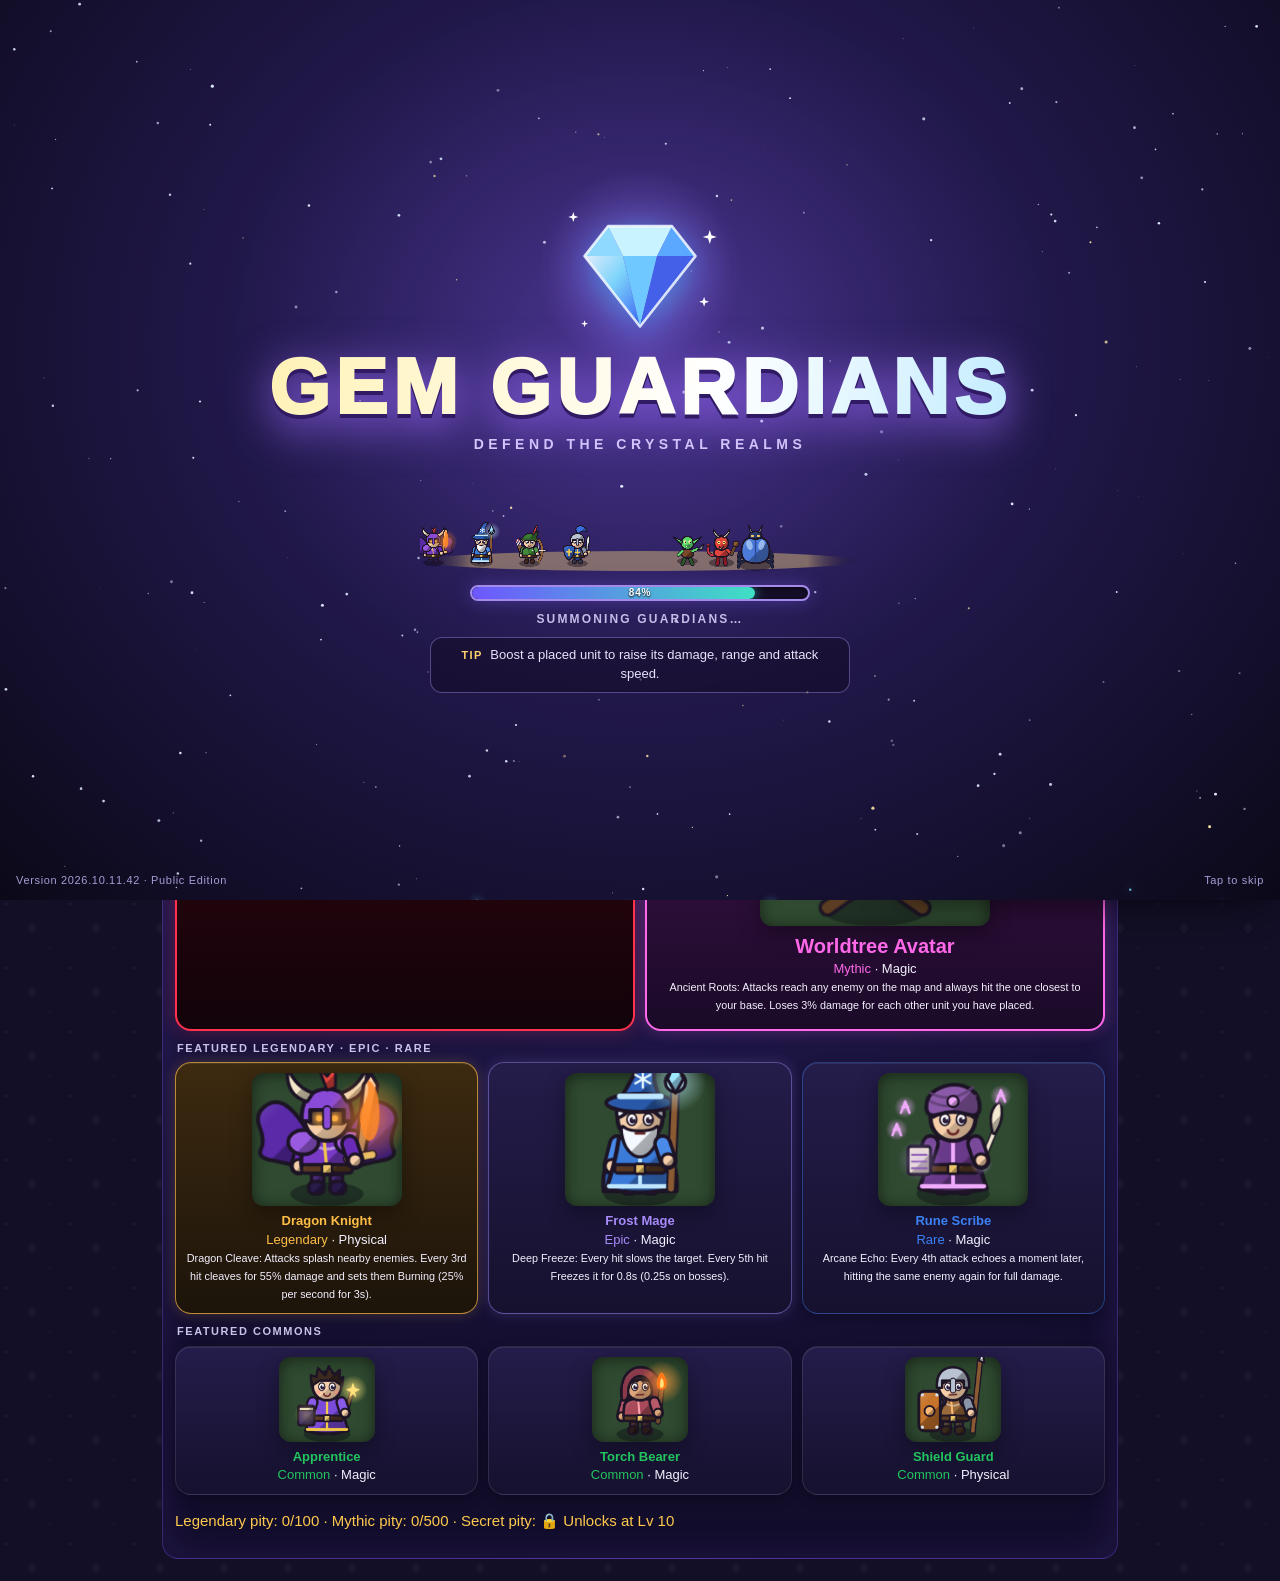
<file: index.html>
<!DOCTYPE html>
<html lang="en">
<head>
<meta charset="utf-8">
<meta name="viewport" content="width=device-width,initial-scale=1">
<meta name="theme-color" content="#211c3f">
<meta name="apple-mobile-web-app-capable" content="yes">
<meta name="apple-mobile-web-app-status-bar-style" content="black-translucent">
<link rel="manifest" href="./manifest.webmanifest">
<link rel="icon" type="image/png" sizes="192x192" href="./icon-192.png">
<link rel="apple-touch-icon" href="./icon-192.png">
<title>Gem Guardians — Public Version</title>
<style>
:root{--bg:#15122a;--panel:#211c3f;--card:#2c2655;--ink:#f3f0ff;--mut:#a39cc9;--acc:#7b5cff;--gem:#3ee0c4;--gold:#ffc94d}
*{box-sizing:border-box}
body{margin:0;background:var(--bg);color:var(--ink);font:15px/1.4 "Trebuchet MS",Verdana,sans-serif}
header{display:flex;gap:8px;align-items:center;flex-wrap:wrap;padding:10px 14px;background:var(--panel)}
h1{font-size:clamp(23px,3vw,28px);margin:0 auto 0 0;letter-spacing:.4px;font-family:"Trebuchet MS","Arial Rounded MT Bold",Verdana,sans-serif;font-weight:900;background:linear-gradient(90deg,#39ff14 0%,#00e5ff 55%,#1685ff 100%);-webkit-background-clip:text;background-clip:text;-webkit-text-fill-color:transparent;color:#39ff14;line-height:1.2}
.gems{color:var(--gem);font-weight:bold;font-size:17px}
#st{color:var(--mut);font-size:12px}
button{background:var(--acc);color:#fff;border:0;border-radius:8px;padding:8px 12px;cursor:pointer;font:inherit}
button:hover{filter:brightness(1.12)}button:focus-visible{outline:2px solid var(--gold);outline-offset:2px}
button.alt{background:#40396e}button:disabled{opacity:.4;cursor:default}
main{max-width:980px;margin:0 auto;padding:12px}
.tabs{display:flex;gap:8px;margin-bottom:10px}
.tabs button.on{background:var(--gold);color:#241a00}
.panel{background:var(--panel);border-radius:12px;padding:12px;margin-bottom:10px}
.row{display:flex;gap:8px;flex-wrap:wrap;align-items:center}
.grid{display:grid;grid-template-columns:repeat(auto-fill,minmax(140px,1fr));gap:8px}
.card{background:var(--card);border-radius:10px;padding:8px;text-align:center;border:2px solid transparent;font-size:13px}
.card.sel{border-color:var(--gold)}.card.off{opacity:.35}
.dot{display:inline-block;width:26px;height:26px;border-radius:50%;margin-bottom:4px}
.ico{display:block;margin:0 auto 4px}
#modes button.on{background:var(--gold);color:#241a00}
#bar,#coll{max-height:280px;overflow:auto}
.Secret{color:#ff314d;text-shadow:0 0 9px #ed173a,0 0 15px #660a19}.Common{color:#22c55e}.Uncommon{color:#4ade80}.Rare{color:#3b82f6}.Legendary{color:#ffbf47}.Mythic{color:#ff68e9}.Epic{color:#a78bfa}.Exclusive{background:linear-gradient(90deg,#ff4141,#ffae00,#f7f542,#36d97a,#38a9ff,#a45cff,#ff5cba);-webkit-background-clip:text;background-clip:text;color:transparent!important;-webkit-text-fill-color:transparent;font-weight:900;filter:drop-shadow(0 0 3px #a88cff)}
canvas{width:100%;background:#2f4a30;border-radius:10px;display:block;cursor:crosshair;box-shadow:inset 0 2px 16px #0008,0 8px 22px #0005}
#toast{position:fixed;bottom:18px;left:50%;transform:translateX(-50%);background:#000d;padding:9px 16px;border-radius:8px;opacity:0;transition:opacity .25s;pointer-events:none}
#toast.on{opacity:1}
.hide{display:none}
#msg{font-size:18px;color:var(--gold);margin:8px 0}
.qol-box{width:min(740px,100%);max-height:88vh;overflow-y:auto;overscroll-behavior:contain}
.qol-section{border-top:1px solid #ffffff25;padding:12px 0}
.qol-section h3{margin:2px 0 9px;color:#f2d27a}
.qol-section ul{margin:0;padding-left:23px;line-height:1.55}
.qol-section li{margin:6px 0}
.settings-panel{position:fixed;inset:0;background:#080616c9;z-index:20;display:grid;place-items:center;padding:16px}
.settings-panel.hide{display:none}
.settings-box{background:var(--panel);border:1px solid #6559a0;border-radius:18px;padding:22px;width:min(420px,100%);box-shadow:0 16px 60px #0009}
.settings-box h2{margin:0 0 14px}.setting{display:flex;justify-content:space-between;align-items:center;gap:16px;padding:12px 0;border-bottom:1px solid #ffffff20}.setting input{width:21px;height:21px;accent-color:#39ff14;cursor:pointer}.setting small{display:block;color:var(--mut)}
.profile-button{display:flex;align-items:center;gap:7px;background:#353064;border:1px solid #7166a9;padding:5px 9px}.profile-button canvas{width:38px;height:38px;background:#28234d;border-radius:50%;cursor:pointer}.profile-modal{position:fixed;inset:0;background:#090719db;z-index:35;display:grid;place-items:center;padding:16px}.profile-modal.hide{display:none}.profile-card{background:var(--panel);border:1px solid #7166a9;border-radius:16px;padding:20px;width:min(490px,100%);max-height:90vh;overflow:auto}.profile-bar{height:12px;border-radius:20px;background:#41385f;overflow:hidden}.profile-fill{height:100%;background:linear-gradient(90deg,#39ff14,#00baff)}.avatar-option{padding:5px;border:2px solid transparent;border-radius:12px;background:#322a57;cursor:pointer}.avatar-option.selected{border-color:#39ff14}.avatar-option canvas{width:66px;height:60px;background:#28234d;border-radius:9px}.reward-row{display:flex;justify-content:space-between;align-items:center;gap:8px;margin:8px 0;padding:8px;background:#30294e;border-radius:8px}.profile-card input{padding:8px;background:#16132e;color:white;border:1px solid #7465a3;border-radius:7px;max-width:100%}
.unit-picker{display:grid;grid-template-columns:repeat(auto-fill,minmax(105px,1fr));gap:8px;max-height:275px;overflow:auto;margin:10px 0}.unit-choice{background:var(--card);border:2px solid transparent;border-radius:10px;padding:7px 4px;color:var(--ink);text-align:center;cursor:pointer;min-width:0}.unit-fav{position:absolute;right:3px;top:3px;z-index:2;background:#241b38d9;border:1px solid #a88cb9;border-radius:50%;color:#ff779e;padding:3px 7px;font-size:19px;cursor:pointer;line-height:1.1}.unit-fav.active{color:#ff336f;background:#4c1937}.unit-choice{position:relative;cursor:pointer}.unit-card{position:relative}.unit-sort{max-width:100%;margin:6px 0 10px}.unit-choice.selected{border-color:var(--gold);background:#41386f}.unit-choice canvas{display:block;margin:auto;width:72px;height:64px}.unit-choice small{display:block;color:var(--mut)}.unit-choice b{display:block;overflow-wrap:anywhere}.unit-locked{border-color:#eab308!important}.unit-actions{display:flex;flex-wrap:wrap;gap:5px;justify-content:center;margin-top:6px}.unit-actions button{font-size:12px;padding:6px 8px}.unit-nickname{color:var(--gem);font-weight:bold}
 .battle-canvas-wrap{position:relative;width:100%;isolation:isolate;filter:drop-shadow(0 10px 12px #0007)}
.unit-quick{position:absolute;z-index:5;min-width:190px;max-width:235px;padding:9px;background:#19142ff5;border:1px solid #ffc94d;border-radius:12px;box-shadow:0 6px 22px #000b;color:#fff;font-size:12px;transform:translateY(-50%);pointer-events:auto}
.unit-quick.hide{display:none}
.unit-quick strong{display:block;color:#ffc94d;overflow-wrap:anywhere}
.unit-quick .quick-meta{color:#d5cdef;margin:3px 0 7px}.quick-stats{display:grid;grid-template-columns:1fr 1fr;gap:5px;margin:7px 0}.quick-stat{background:#302748;border:1px solid #55456d;border-radius:6px;padding:5px}.quick-stat small{display:block;color:#bfb2d9;font-size:10px}.quick-stat b{color:#fff;font-size:12px}.quick-max{color:#70f3aa;font-weight:bold;margin:5px 0}.quick-next{color:#f6d27b;font-size:11px;margin:5px 0}
.unit-quick button{display:block;width:100%;font-size:12px;padding:7px 5px;margin-top:5px}
.unit-quick button.alt{background:#45395c}
@media(max-width:520px){.unit-quick{min-width:175px;max-width:195px;padding:6px;font-size:11px}.unit-quick button{font-size:11px;padding:5px 4px}}

/* Dimensional UI: tactile bevels, soft specular highlights and layered surfaces. */
.panel{border:1px solid #ffffff14;box-shadow:inset 0 1px 0 #ffffff13,0 12px 25px #0003;background:linear-gradient(155deg,#302951,#211c3f 72%)}
.card{box-shadow:inset 0 2px 0 #ffffff14,0 5px 0 #17122d,0 9px 13px #0004;background:linear-gradient(155deg,#403669,#292349)}
button{box-shadow:inset 0 2px 0 #ffffff2b,0 3px 0 #34246e,0 5px 10px #0004;transition:filter .15s,transform .15s}
button:active{transform:translateY(2px);box-shadow:inset 0 1px 0 #ffffff1c,0 1px 0 #34246e}
.battle-canvas-wrap{perspective:1000px;box-shadow:0 22px 40px #0008;border:2px solid #8074b35e;border-radius:12px;overflow:hidden}
/* Full-screen AFK experience, intentionally black and minimal. */
.afk-overlay{position:fixed;inset:0;background:#000;color:#fff;z-index:100;display:flex;align-items:center;justify-content:center;text-align:center;padding:24px}
.afk-overlay.hide{display:none}.afk-center{max-width:540px;width:100%}.afk-center h2{letter-spacing:5px;font-size:clamp(24px,6vw,40px);margin:8px 0}.afk-center p{color:#a8a8a8}.afk-moon{font-size:56px;color:#e3cc7e}.afk-timer{font-size:clamp(48px,12vw,76px);font-variant-numeric:tabular-nums;font-weight:900;margin:16px 0;color:#e3cc7e}.afk-reward{color:#aaa;margin:16px 0}.afk-reward span{margin:0 8px}.afk-exit{background:#373737;border:1px solid #999;margin-top:22px}.afk-center #afkLatest{min-height:26px;color:#70e8b3;font-weight:bold}
/* Each map keeps a separate best star rating for every finite difficulty. */
.stage-choice{display:inline-flex;flex-direction:column;gap:4px;align-items:flex-start;text-align:left;vertical-align:top;min-width:205px}
.stage-choice small{opacity:.8}
.mode-star-grid{display:grid;grid-template-columns:1fr 1fr;gap:4px 9px;width:100%;margin-top:4px}
.mode-stars{font-size:11px;white-space:nowrap;opacity:.75}
.mode-stars.active{color:#facc15;font-weight:800;opacity:1}

/* Three-across unit browsing: collection, trait selection, feeding, and unit index. */
#coll,#bagGrid,#indexGrid,#traitUnitPicker,#feedPicker{display:grid;grid-template-columns:repeat(3,minmax(0,1fr));gap:9px;align-content:start;overflow-y:auto;overscroll-behavior:contain}
#coll,#bagGrid{max-height:870px}
#indexGrid{max-height:780px}
#traitUnitPicker,#feedPicker{width:100%;flex:1 1 100%;max-height:258px;grid-auto-rows:78px}
#traitUnitPicker .unit-choice,#feedPicker .unit-choice{padding:4px 2px;display:flex;flex-direction:column;align-items:center;justify-content:center;gap:1px}
#traitUnitPicker .unit-choice canvas,#feedPicker .unit-choice canvas{width:45px;height:40px;margin:0}
#traitUnitPicker .unit-choice b,#feedPicker .unit-choice b{font-size:11px;line-height:1.1}
#traitUnitPicker .unit-choice small,#feedPicker .unit-choice small{font-size:10px;line-height:1}
#coll .card,#bagGrid .card,#indexGrid .card{min-width:0;overflow-wrap:anywhere}
@media(max-width:520px){#coll,#bagGrid,#indexGrid,#traitUnitPicker,#feedPicker{gap:5px}#coll .card,#bagGrid .card,#indexGrid .card{padding:5px 3px;font-size:11px}#coll .card button,#bagGrid .card button{font-size:10px;padding:5px 4px}}

/* In-battle six-slot vertical dock, overlaid on the left of the map. */
#battleUnitDock{position:absolute;left:8px;top:8px;bottom:8px;z-index:4;width:clamp(84px,13%,122px);pointer-events:none;display:flex;align-items:center}
#battleUnitDock #bar{pointer-events:auto;display:flex;flex-direction:column;gap:5px;width:100%;max-height:100%;overflow-y:auto;scrollbar-width:thin;padding:3px}
#battleUnitDock .card{flex:none;padding:4px 2px;font-size:10px;line-height:1.15;background:#201735e8;border:1px solid #8b78ad;box-shadow:0 2px 7px #000a;cursor:pointer}
#battleUnitDock .card.sel{border-color:#facc15;background:#453567ee}
#battleUnitDock .card .ico{width:42px;height:37px;margin:0 auto}
#battleUnitDock .card b{display:block;font-size:10px;overflow-wrap:anywhere}
#battleUnitDock .card .placement-count{display:block;font-size:9px;color:#fff4b4}
#battleUnitDock .card .slot-extra{display:none}
#arena.map-fullscreen{position:fixed;inset:0;z-index:200;background:#100c20;display:flex;flex-direction:column;padding:6px;overflow:hidden}
#arena.map-fullscreen>.panel.row:first-child{flex:0 0 auto;margin-bottom:5px;padding:5px;gap:5px;font-size:12px}
#arena.map-fullscreen>.panel.row:first-child button{font-size:11px;padding:6px}
#arena.map-fullscreen .battle-canvas-wrap{flex:1;min-height:0;width:100%;display:flex;align-items:center;justify-content:center}
#arena.map-fullscreen #cv{width:100%;height:100%;object-fit:fill}
#arena.map-fullscreen #selp,#arena.map-fullscreen #msg{display:none}
@media(max-width:700px){#battleUnitDock{width:76px;left:4px;top:4px;bottom:4px}#battleUnitDock .card{font-size:9px;padding:2px}#battleUnitDock .card .ico{width:34px;height:30px}#battleUnitDock .card b{font-size:9px}}

/* Mobile settings accessibility: scroll the dialog rather than clipping its bottom controls. */
#settingsModal{overflow-y:auto;overscroll-behavior:contain;align-items:safe center;-webkit-overflow-scrolling:touch;padding:12px}
#settingsModal .settings-box{max-height:calc(100dvh - 24px);max-height:calc(100vh - 24px);overflow-y:auto;overscroll-behavior:contain;-webkit-overflow-scrolling:touch;min-height:0;touch-action:pan-y}
@supports (height:100dvh){#settingsModal .settings-box{max-height:calc(100dvh - 24px)}}
@media(max-width:600px){#settingsModal{place-items:start center}#settingsModal .settings-box{width:100%;padding:16px}}


/* Center-screen outcome header for completed battles, including raids and Infinite runs. */
#battleOutcome{position:absolute;inset:0;z-index:6;display:flex;align-items:center;justify-content:center;pointer-events:none;padding:12px}
#battleOutcome.hide{display:none}
#battleOutcome .outcome-title{font-size:clamp(42px,9vw,100px);font-weight:1000;letter-spacing:.08em;line-height:1.1;text-align:center;text-transform:uppercase;animation:outcomeReveal .45s ease-out both;max-width:100%;overflow-wrap:anywhere}
#battleOutcome.victory .outcome-title{color:#ffe04b;-webkit-text-stroke:1px #b07805;text-shadow:0 3px 0 #9d6a00,0 0 20px #ffc400,0 0 45px #eaa500,3px 6px 9px #000b}
#battleOutcome.defeat .outcome-title{color:#ed182c;-webkit-text-stroke:2px #080309;text-shadow:0 3px 0 #000,0 0 15px #9d0015,0 0 36px #f01830,4px 7px 10px #000}
@keyframes outcomeReveal{from{opacity:0;transform:scale(.72)}to{opacity:1;transform:scale(1)}}
@media(max-width:600px){#battleOutcome .outcome-title{font-size:clamp(34px,11vw,66px);letter-spacing:.035em}}


/* Collapsible battle loadout: a small edge tab remains visible when slots are hidden. */
#battleDockToggle{position:absolute;z-index:7;top:12px;left:calc(clamp(84px,13%,122px) + 10px);padding:8px 7px;background:#24183fee;color:#fff0a3;border:1px solid #a997e5;border-radius:7px;min-width:28px;touch-action:manipulation;box-shadow:0 3px 10px #000a}
.battle-canvas-wrap.dock-collapsed #battleUnitDock{display:none}
.battle-canvas-wrap.dock-collapsed #battleDockToggle{left:5px}
@media(max-width:700px){#battleDockToggle{left:82px;top:5px;padding:6px 5px}.battle-canvas-wrap.dock-collapsed #battleDockToggle{left:4px}}

/* AFK mobile accessibility: persistent wake-lock status, independently scrollable rewards. */
.afk-overlay{box-sizing:border-box;display:flex;flex-direction:column;align-items:stretch;justify-content:flex-start;gap:0;padding:0;overflow:hidden;height:100vh;height:100dvh;max-height:100dvh}
.afk-overlay.hide{display:none}
.afk-wake-banner{box-sizing:border-box;flex:0 0 auto;width:100%;background:#101820;border-bottom:1px solid #4c6074;padding:10px max(12px,env(safe-area-inset-right)) 10px max(12px,env(safe-area-inset-left));display:flex;align-items:center;justify-content:center;gap:10px;flex-wrap:wrap;z-index:2}
.afk-wake-state{color:#ffdd82;font-size:13px;font-weight:800;line-height:1.35;max-width:520px;overflow-wrap:anywhere}
.afk-wake-state[data-state="active"]{color:#7df5a5}
.afk-wake-state[data-state="unavailable"],.afk-wake-state[data-state="error"]{color:#ff9b9b}
.afk-wake-retry{background:#26374d;border:1px solid #7288a7;color:#fff;padding:9px 12px;font-size:12px;white-space:normal}
.afk-overlay .afk-center{box-sizing:border-box;flex:1 1 auto;min-height:0;max-width:none;width:100%;overflow-y:auto;overflow-x:hidden;overscroll-behavior:contain;-webkit-overflow-scrolling:touch;touch-action:pan-y;padding:20px max(16px,env(safe-area-inset-right)) calc(28px + env(safe-area-inset-bottom)) max(16px,env(safe-area-inset-left))}
.afk-overlay .afk-center>*{max-width:540px;margin-left:auto;margin-right:auto}
@media(max-height:650px){.afk-overlay .afk-center{padding-top:12px}.afk-overlay .afk-moon{font-size:34px}.afk-overlay .afk-timer{margin:9px auto}}

.prestige-stars{display:inline-flex;gap:2px;align-items:center;font-size:15px;white-space:nowrap}.prestige-filled{color:#ffca28;text-shadow:0 0 6px #b97518;font-weight:900}.prestige-empty{color:#697284;opacity:.8}.prestige-stars strong{font-size:11px;color:#e5e7eb;margin-left:4px}

/* First-play tutorial */
.gg-tutorial-overlay{position:fixed;inset:0;z-index:90;background:#080818e8;display:flex;align-items:center;justify-content:center;padding:16px;overflow-y:auto}
.gg-tutorial-overlay.hide{display:none}
.gg-tutorial-card{width:min(510px,100%);max-height:calc(100dvh - 32px);overflow-y:auto;background:linear-gradient(145deg,#28224b,#17172f);border:2px solid #bda46a;border-radius:18px;padding:22px;color:#f8f4ff;box-shadow:0 20px 60px #000a}
.gg-tutorial-progress{color:#e7ce8a;font-size:13px;font-weight:700;margin-bottom:12px}
.gg-tutorial-card h2{font-size:24px;margin:8px 0 12px;color:#ffe4a3}
.gg-tutorial-card p{line-height:1.65;color:#e5dff4}
.gg-tutorial-actions{display:flex;gap:9px;flex-wrap:wrap;margin-top:18px;align-items:center}
.gg-tutorial-actions button{min-height:42px}
.gg-tutorial-actions .gg-tutorial-skip{margin-left:auto;background:#3a3357}
</style>

<style>
#ggSplash{position:fixed;inset:0;z-index:999999;background:radial-gradient(ellipse at 50% 38%,#4b3592 0%,#21184a 45%,#0b0918 100%);display:flex;align-items:center;justify-content:center;color:#fff;transition:opacity .7s ease,visibility .7s ease,transform .7s ease;pointer-events:all;overflow:hidden;font-family:inherit;cursor:pointer}
#ggSplash.ggDone{opacity:0;visibility:hidden;pointer-events:none;transform:scale(1.04)}
#ggSplash #ggSky{position:absolute;inset:0;width:100%;height:100%;background:transparent;border:0;border-radius:0;box-shadow:none;pointer-events:none;cursor:inherit}
#ggSplash .ggStage{position:relative;display:flex;flex-direction:column;align-items:center;gap:10px;padding:16px;max-width:100%;box-sizing:border-box}
#ggSplash .ggGemWrap{position:relative;width:clamp(86px,20vw,128px);height:clamp(86px,20vw,128px);animation:ggFloat 3.2s ease-in-out infinite}
#ggSplash .ggHalo{position:absolute;inset:-30%;border-radius:50%;background:radial-gradient(circle,rgba(127,227,255,.45) 0%,rgba(155,123,255,.22) 40%,rgba(0,0,0,0) 70%);animation:ggHalo 2.4s ease-in-out infinite alternate}
#ggSplash .ggGem{position:relative;width:100%;height:100%;filter:drop-shadow(0 8px 18px rgba(80,140,255,.65))}
#ggSplash .ggShine{animation:ggShine 2.8s ease-in-out infinite}
#ggSplash .ggSpark{position:absolute;width:10px;height:10px;background:#fff;clip-path:polygon(50% 0,62% 38%,100% 50%,62% 62%,50% 100%,38% 62%,0 50%,38% 38%);animation:ggTwinkle 2s ease-in-out infinite;filter:drop-shadow(0 0 6px #bff4ff)}
#ggSplash .s1{top:4%;left:-6%;animation-delay:.1s}#ggSplash .s2{top:18%;right:-10%;animation-delay:.7s;width:14px;height:14px}#ggSplash .s3{bottom:6%;left:4%;animation-delay:1.2s;width:7px;height:7px}#ggSplash .s4{bottom:22%;right:-4%;animation-delay:1.6s}
#ggSplash .ggTitle{font-size:clamp(34px,8vw,78px);font-weight:1000;letter-spacing:.07em;text-align:center;line-height:1.08;background:linear-gradient(100deg,#fff2b6 0%,#fff 30%,#b6e8ff 55%,#e5bdff 80%,#fff2b6 100%);background-size:200% 100%;background-clip:text;-webkit-background-clip:text;color:transparent;filter:drop-shadow(0 4px 0 #301a64) drop-shadow(0 10px 22px rgba(155,108,255,.8));animation:ggTitleSheen 5s linear infinite}
#ggSplash .ggSub{color:#d9cdfb;font-weight:bold;letter-spacing:.32em;font-size:clamp(10px,2.4vw,14px);text-transform:uppercase;margin-top:-4px;text-align:center}
#ggSplash #ggParade{width:min(440px,88vw);height:auto;aspect-ratio:440/110;background:transparent;border:0;border-radius:0;box-shadow:none;cursor:inherit;margin:2px 0 -2px}
#ggSplash .ggBar{position:relative;width:min(340px,78vw);height:16px;border:2px solid #a48bea;border-radius:999px;background:#140e29;overflow:hidden;box-shadow:0 0 18px rgba(130,100,255,.35),inset 0 2px 4px rgba(0,0,0,.5)}
#ggSplash .ggProgress{width:0%;height:100%;border-radius:999px;background:linear-gradient(90deg,#6e56ff,#3ee0c4,#ffd05a);background-size:200% 100%;animation:ggBarFlow 1.6s linear infinite;box-shadow:0 0 12px rgba(62,224,196,.7)}
#ggSplash .ggPct{position:absolute;inset:0;display:flex;align-items:center;justify-content:center;font-size:10px;font-weight:900;letter-spacing:.08em;color:#fff;text-shadow:0 1px 2px #000}
#ggSplash .ggCaption{color:#c8bce9;font-weight:bold;letter-spacing:.18em;font-size:12px;text-transform:uppercase;min-height:15px}
#ggSplash .ggTip{max-width:min(420px,86vw);min-height:38px;text-align:center;font-size:13px;line-height:1.45;color:#e8e2fb;background:rgba(20,14,41,.62);border:1px solid rgba(164,139,234,.45);border-radius:12px;padding:8px 12px;transition:opacity .28s ease;box-sizing:border-box}
#ggSplash .ggTip b{color:#ffd36e;letter-spacing:.12em;font-size:11px;margin-right:4px}
#ggSplash .ggTip.ggFade{opacity:0}
#ggSplash .ggFoot{position:absolute;left:0;right:0;bottom:max(12px,env(safe-area-inset-bottom));display:flex;justify-content:space-between;gap:10px;padding:0 16px;font-size:11px;color:#a99bd4;letter-spacing:.06em;box-sizing:border-box}
#ggSplash .ggSkip{animation:ggBlink 1.8s ease-in-out infinite}
@keyframes ggFloat{0%,100%{transform:translateY(0)}50%{transform:translateY(-9px)}}
@keyframes ggHalo{from{transform:scale(.9);opacity:.7}to{transform:scale(1.1);opacity:1}}
@keyframes ggShine{0%,35%{transform:skewX(-20deg) translateX(0)}75%,100%{transform:skewX(-20deg) translateX(240px)}}
@keyframes ggTwinkle{0%,100%{transform:scale(.2) rotate(0);opacity:0}50%{transform:scale(1) rotate(45deg);opacity:1}}
@keyframes ggTitleSheen{to{background-position:-200% 0}}
@keyframes ggBarFlow{to{background-position:-200% 0}}
@keyframes ggBlink{0%,100%{opacity:.35}50%{opacity:.9}}
@media (max-height:560px){#ggSplash .ggGemWrap{width:64px;height:64px}#ggSplash .ggTip{display:none}#ggSplash .ggStage{gap:6px}}
@media (prefers-reduced-motion:reduce){#ggSplash *{animation:none!important}}
/* 2026.10.11.7: Android / phone layout */
html{-webkit-tap-highlight-color:transparent;-webkit-text-size-adjust:100%}
button,select,.tabs,.card,canvas,#bar{touch-action:manipulation}
button,.tabs,#bar,canvas{-webkit-user-select:none;user-select:none;-webkit-touch-callout:none}
#bMore{display:none}
.hdr-lbl{display:inline}
.dock-cost{display:none}
@media (max-width:640px){
  main{padding:8px}
  .panel{padding:10px}
  .tabs{display:grid;grid-template-columns:repeat(4,minmax(0,1fr));gap:6px}
  .tabs button{min-height:46px;padding:6px 2px;font-size:13px;line-height:1.15;white-space:normal;margin:0}
  /* bigger tap targets in lists */
  #coll .card button,#bagGrid .card button,#indexGrid .card button,#traitUnitPicker .card button,#feedPicker .card button{min-height:36px;font-size:12px!important;padding:6px 5px!important}
  .unit-fav{min-width:34px;min-height:34px;display:flex;align-items:center;justify-content:center;padding:2px 6px}
  select,.unit-sort{min-height:40px;font-size:14px}
  /* battle controls (portrait) */
  #arena>.panel.row:first-child{display:grid;grid-template-columns:repeat(3,minmax(0,1fr));gap:6px;align-items:stretch}
  #arena>.panel.row:first-child>#hud{grid-column:1/-1;font-size:14px}
  #arena>.panel.row:first-child>span:not(#battleWakeStatus){display:none}
  #arena>.panel.row:first-child>#battleWakeStatus{grid-column:1/-1}
  #arena>.panel.row:first-child>button{min-height:42px;padding:6px 4px;font-size:12px;margin:0;white-space:normal;line-height:1.15}
  #arena>.panel.row:first-child>#bFullMap{grid-column:1/-1;font-size:14px;background:linear-gradient(180deg,#7b5cff,#5a3fd6);color:#fff}
  #arena>.panel.row:first-child>.hide{display:none!important}
}
@media (max-width:640px),(max-height:520px){
  #battleUnitDock .card br,#battleUnitDock .card .dock-det{display:none}
  #battleUnitDock .card .dock-cost{display:block;font-size:10px;color:#ffd36e;font-weight:800}
  #battleUnitDock .card .placement-count{font-size:9px}
  #battleUnitDock{width:76px;left:4px;top:4px;bottom:4px}
  #battleUnitDock .card .ico{width:34px;height:30px}
  #battleUnitDock .card b{font-size:9px}
  #battleDockToggle{left:82px;top:5px}
}
@media (max-width:640px),(max-height:520px) and (pointer:coarse){
  header{display:grid;grid-template-columns:minmax(0,1fr) auto auto auto;align-items:center;gap:6px;padding:8px max(10px,env(safe-area-inset-left)) 8px max(10px,env(safe-area-inset-right));position:relative}
  header>*{margin:0!important}
  #bProfile{grid-column:1;grid-row:1;justify-self:start;min-width:0;max-width:100%;padding:4px 8px 4px 4px;overflow:hidden}
  #bProfile #headerAvatar{width:34px;height:34px;flex:none}
  #headerPlayer{white-space:nowrap;overflow:hidden;text-overflow:ellipsis;font-size:14px}
  header .gems{grid-column:1;grid-row:2;font-size:15px;white-space:nowrap}
  #bSound{grid-column:2;grid-row:1}
  #bSettings{grid-column:3;grid-row:1}
  #bMore{display:inline-flex;grid-column:4;grid-row:1}
  #bSound,#bSettings,#bMore{min-width:42px;min-height:42px;padding:6px 9px;justify-content:center;align-items:center;font-size:18px}
  #bSettings .hdr-lbl{display:none}
  header h1{display:none}
  header #st{grid-column:2/5;grid-row:2;font-size:11px;text-align:right;white-space:nowrap;overflow:hidden;text-overflow:ellipsis}
  header .hdr-more{display:none}
  header.more-open .hdr-more{display:block;grid-column:1/-1;width:100%;min-height:44px;text-align:left;padding:10px 14px}
  header.more-open{box-shadow:0 10px 30px #000c;z-index:50}
}
@media (min-width:641px) and (max-height:520px) and (pointer:coarse){
  header{grid-template-columns:auto minmax(0,1fr) auto auto auto auto;padding-top:4px;padding-bottom:4px}
  header .gems{grid-column:2;grid-row:1;justify-self:start}
  header #st{grid-column:3;grid-row:1}
  #bSound{grid-column:4}#bSettings{grid-column:5}#bMore{grid-column:6}
}
/* full-screen battle on phones in landscape: controls in a side column, map as large as possible */
#arena.map-fullscreen .battle-canvas-wrap{flex:none;margin:auto}
#arena.map-fullscreen #cv{object-fit:contain}
@media (orientation:landscape) and (max-height:520px){
  #arena.map-fullscreen{flex-direction:row;padding:4px max(4px,env(safe-area-inset-right)) 4px max(4px,env(safe-area-inset-left));gap:6px}
  #arena.map-fullscreen>.panel.row:first-child{order:2;flex:0 0 132px;display:flex;flex-direction:column;flex-wrap:nowrap;align-items:stretch;margin:0;padding:5px;gap:4px;overflow-y:auto;max-height:100%}
  #arena.map-fullscreen>.panel.row:first-child>#hud{font-size:11px;line-height:1.25}
  #arena.map-fullscreen>.panel.row:first-child>span:not(#battleWakeStatus){display:none}
  #arena.map-fullscreen>.panel.row:first-child>button{font-size:11px;padding:7px 4px;min-height:34px;margin:0;white-space:normal;line-height:1.1}
  #arena.map-fullscreen>.panel.row:first-child>.hide{display:none!important}
  #arena.map-fullscreen .battle-canvas-wrap{order:1}
}
.gg-rotate-hint{position:absolute;left:50%;top:50%;transform:translate(-50%,-50%);z-index:9;background:#140e29ee;border:1px solid #a48bea;border-radius:14px;padding:14px 18px;color:#fff;text-align:center;font-weight:700;pointer-events:none;box-shadow:0 8px 24px #000c}
.gg-rotate-hint .ph{display:inline-block;font-size:34px;animation:ggRot 1.8s ease-in-out infinite}
@keyframes ggRot{0%,30%{transform:rotate(0)}60%,100%{transform:rotate(-90deg)}}
.gg-back-toast{position:fixed;left:50%;bottom:max(24px,env(safe-area-inset-bottom));transform:translateX(-50%);z-index:999998;background:#140e29f2;color:#fff;border:1px solid #a48bea;border-radius:999px;padding:10px 18px;font-weight:700;font-size:14px;box-shadow:0 8px 24px #000c;pointer-events:none}
/* 2026.10.11.9: difficulty cards, enemy index */
.mode-title{margin:0 0 8px}
.mode-grid{display:grid;grid-template-columns:repeat(5,minmax(0,1fr));gap:8px}
.mode-card{display:flex;flex-direction:column;align-items:stretch;gap:4px;text-align:left;padding:10px;border-radius:12px;background:linear-gradient(160deg,#2b2450,#1b1636);border:2px solid color-mix(in srgb,var(--mc) 35%,transparent);color:#fff;box-shadow:0 4px 0 #0005;min-height:104px;cursor:pointer}
.mode-card:hover{filter:brightness(1.12)}
.mode-card.on,#modes .mode-card.on{color:#fff;border-color:var(--mc);background:linear-gradient(160deg,color-mix(in srgb,var(--mc) 32%,#2b2450),#1b1636);box-shadow:0 0 0 2px color-mix(in srgb,var(--mc) 40%,transparent),0 0 18px color-mix(in srgb,var(--mc) 45%,transparent)}
.mc-top{display:flex;align-items:center;gap:6px}
.mc-top b{font-size:16px;color:var(--mc)}
.mc-ico{font-size:20px}
.mc-check{margin-left:auto;background:var(--mc);color:#111;border-radius:999px;width:20px;height:20px;display:flex;align-items:center;justify-content:center;font-weight:900;font-size:12px}
.mc-stats{display:flex;flex-direction:column;font-size:12px;color:#d6d0f0;line-height:1.35}
.mc-stars{font-size:12px;color:#ffd84a;font-weight:800;margin-top:auto}
.mode-info{margin:10px 0 0;color:var(--mut);font-size:13px}
.enemy-note{display:flex;gap:10px;align-items:center;justify-content:space-between;flex-wrap:wrap;font-size:13px;color:var(--mut)}
.index-tabs{gap:8px;margin-bottom:10px}
.index-tabs button{flex:1;min-height:44px;background:#3a3357}
.index-tabs button.on{background:var(--gold);color:#241a00}
.enemy-grid{display:grid;grid-template-columns:repeat(auto-fill,minmax(260px,1fr));gap:10px}
.enemy-card{display:flex;gap:10px;align-items:flex-start;background:linear-gradient(160deg,#2b2450,#1b1636);border:1px solid color-mix(in srgb,var(--ec,#8b78ad) 50%,transparent);border-radius:14px;padding:10px}
.enemy-card canvas.enemy-art{width:84px;height:84px;flex:none;background:radial-gradient(circle at 50% 60%,#3d6b3a,#20361f);border-radius:12px;box-shadow:inset 0 0 0 1px #ffffff22;cursor:default;margin:0}
.enemy-card.locked canvas.enemy-art{filter:brightness(0) opacity(.55)}
.enemy-card.locked{border-style:dashed;border-color:#ffffff33}
.ec-body{display:flex;flex-direction:column;gap:3px;min-width:0}
.ec-body b{font-size:16px}
.ec-cls{font-size:11px;font-weight:800;letter-spacing:.06em;text-transform:uppercase;color:#a99bd4}
.ec-stats{display:flex;flex-wrap:wrap;gap:4px 8px;font-size:12px;color:#e4defa}
.ec-body p{margin:2px 0;font-size:13px;line-height:1.4;color:#d6d0f0}
.ec-log{color:#fde68a;font-size:12px}
.ec-hint{color:#a99bd4;font-size:12px}
@media (max-width:640px){
  .mode-grid{grid-template-columns:repeat(5,minmax(0,1fr));gap:5px}
  .mode-card{min-height:0;padding:7px 2px;align-items:center;text-align:center}
  .mode-card .mc-top{flex-direction:column;gap:2px}
  .mode-card .mc-top b{font-size:12px}
  .mode-card .mc-stats,.mode-card .mc-check{display:none}
  .mode-card .mc-stars{font-size:10px;margin-top:2px}
  .enemy-grid{grid-template-columns:1fr}
  .enemy-card canvas.enemy-art{width:72px;height:72px}
}
/* 2026.10.11.10: battle stats bar on the map */
#battleStats{position:absolute;top:6px;right:6px;z-index:6;display:flex;gap:5px;pointer-events:none;font-weight:900;font-size:14px;line-height:1}
#battleStats.hide{display:none}
#battleStats span{display:flex;align-items:center;gap:4px;background:#120c26d9;border:1px solid #ffffff30;border-radius:999px;padding:5px 9px;color:#fff;box-shadow:0 2px 8px #0008;white-space:nowrap}
#battleStats .bs-coins{color:#ffe066;border-color:#facc1580;font-size:16px}
#battleStats .bs-coins.up{animation:bsUp .45s ease-out}
#battleStats .bs-coins.down{animation:bsDown .45s ease-out}
#battleStats .bs-lives.low{color:#ff8a8a;border-color:#f43f5e99}
@keyframes bsUp{0%{transform:scale(1.18);box-shadow:0 0 14px #facc15}100%{transform:scale(1)}}
@keyframes bsDown{0%{transform:scale(.92);color:#ffb4b4}100%{transform:scale(1)}}
@media (max-width:640px),(max-height:520px){#battleStats{top:4px;right:4px;gap:3px;font-size:12px}#battleStats span{padding:4px 7px}#battleStats .bs-coins{font-size:14px}}
/* 2026.10.11.11: next-wave preview, upgrade paths, quests & achievements */
#wavePreview{position:absolute;left:50%;bottom:6px;transform:translateX(-50%);z-index:6;display:flex;align-items:center;gap:4px;pointer-events:none;background:#120c26d9;border:1px solid #ffffff30;border-radius:999px;padding:3px 10px 3px 8px;box-shadow:0 2px 8px #0008;max-width:calc(100% - 20px);overflow:hidden;white-space:nowrap}
#wavePreview.hide{display:none}
#wavePreview .wp-lbl{font-size:12px;font-weight:900;color:#e9d5ff;margin-right:2px}
#wavePreview .wp-e{position:relative;display:flex;align-items:center;font-size:12px;font-weight:900;color:#fff}
#wavePreview .wp-e img{width:26px;height:26px;margin-right:-2px}
#wavePreview .wp-e.boss{color:#ffd84a}
#wavePreview .wp-e em{position:absolute;top:-6px;left:4px;font-style:normal;font-size:8px;background:#f43f5e;color:#fff;border-radius:4px;padding:0 3px;line-height:1.4}
@media (max-width:640px),(max-height:520px){#wavePreview{bottom:4px;padding:2px 8px 2px 6px}#wavePreview .wp-e img{width:20px;height:20px}#wavePreview .wp-lbl,#wavePreview .wp-e{font-size:11px}}
.quick-paths{display:flex;flex-direction:column;gap:5px;margin-top:6px}
.quick-paths .qp-title{font-size:11px;font-weight:800;color:#fde68a}
.quick-paths .qp-btn{display:flex;flex-direction:column;align-items:flex-start;text-align:left;padding:6px 8px;background:linear-gradient(180deg,#6d4ad6,#4c2fb0);border:1px solid #c4b5fd88}
.quick-paths .qp-btn b{font-size:12px}.quick-paths .qp-btn small{font-size:10px;color:#e4defa;line-height:1.25}
.quick-path-chosen{font-size:11px;font-weight:800;color:#fde68a;background:#2a1f4a;border:1px solid #facc1555;border-radius:8px;padding:4px 6px;margin:4px 0}
#bQuests{position:relative}
#bQuests .q-badge{position:absolute;top:-6px;right:-6px;min-width:18px;height:18px;border-radius:999px;background:#f43f5e;color:#fff;font-size:11px;font-weight:900;font-style:normal;display:flex;align-items:center;justify-content:center;padding:0 4px;box-shadow:0 0 0 2px #1b1636;animation:qPulse 1.6s ease-in-out infinite}
#bQuests .q-badge.hide{display:none}
@keyframes qPulse{50%{transform:scale(1.15)}}
.quests-box{width:min(680px,100%)!important;max-height:calc(100dvh - 30px);overflow:auto}
.qs-sec{margin:12px 0 16px}
.qs-sec h3{margin:0 0 8px;display:flex;justify-content:space-between;align-items:baseline;gap:8px;flex-wrap:wrap}
.qs-sec h3 small{font-size:12px;color:var(--mut);font-weight:600}
.login-track{display:grid;grid-template-columns:repeat(7,minmax(0,1fr));gap:5px}
.login-day{position:relative;background:#1d1438;border:1px solid #ffffff22;border-radius:10px;padding:6px 4px;text-align:center;font-size:11px;min-height:64px;display:flex;flex-direction:column;gap:3px;justify-content:center}
.login-day b{font-size:11px;color:#c8bce9}.login-day span{font-size:11px;line-height:1.25}
.login-day.got{opacity:.55}.login-day.got i{position:absolute;top:2px;right:5px;color:#4ade80;font-style:normal;font-weight:900}
.login-day.now{border-color:#facc15;box-shadow:0 0 12px #facc1566;background:#3a2a10}
.login-day.big{background:linear-gradient(160deg,#4c1d95,#1d1438)}
.qs-claim{margin-top:8px;width:100%;min-height:42px;background:linear-gradient(180deg,#22c55e,#15803d);font-weight:800}
.qs-claim.small{width:auto;margin:0;min-height:36px;padding:6px 12px}
.qs-claim:disabled{background:#3a3357;color:#8b82b0}
.qs-note{color:var(--mut);font-size:13px;margin:6px 0 0}
.quest,.ach{display:flex;align-items:center;gap:10px;background:#1d1438;border:1px solid #ffffff1f;border-radius:12px;padding:8px 10px;margin-bottom:6px}
.quest.done,.ach.done{border-color:#22c55e99;box-shadow:0 0 10px #22c55e33}
.quest.claimed,.ach.maxed{opacity:.6}
.q-ico,.a-ico{font-size:22px;width:30px;text-align:center;flex:none}
.q-main{flex:1;min-width:0;display:flex;flex-direction:column;gap:3px}
.q-main b{font-size:14px}.q-main small{font-size:12px;color:#c8bce9}
.q-bar{height:7px;background:#0d0a1f;border-radius:999px;overflow:hidden}
.q-bar i{display:block;height:100%;background:linear-gradient(90deg,#6e56ff,#3ee0c4);border-radius:999px}
.q-done{color:#4ade80;font-weight:900;font-size:18px}
.a-tier{color:#facc15;font-size:12px;letter-spacing:1px}.a-tier i{font-style:normal;color:#4b4470}
.ach-grid{display:grid;grid-template-columns:1fr 1fr;gap:6px}.ach-grid .ach{margin:0}
body.gg-perf .stage-thumb img{image-rendering:auto}
@media (max-width:640px){
  header{grid-template-columns:minmax(0,1fr) auto auto auto auto}
  #bQuests{grid-column:2;grid-row:1;min-width:42px;min-height:42px;padding:6px 9px;font-size:18px}
  #bQuests .hdr-lbl{display:none}
  #bSound{grid-column:3}#bSettings{grid-column:4}#bMore{grid-column:5}
  header #st{grid-column:2/6}
  .login-track{grid-template-columns:repeat(4,minmax(0,1fr))}
  .ach-grid{grid-template-columns:1fr}
}
@media (min-width:641px) and (max-height:520px) and (pointer:coarse){
  header{grid-template-columns:auto minmax(0,1fr) auto auto auto auto auto}
  #bQuests{grid-column:4;grid-row:1}#bQuests .hdr-lbl{display:none}#bSound{grid-column:5}#bSettings{grid-column:6}#bMore{grid-column:7}
}
/* 2026.10.11.6: sound settings */
.sound-box{padding:12px 0;border-bottom:1px solid #ffffff20}
.sound-row{display:grid;grid-template-columns:92px 1fr 44px;align-items:center;gap:10px;margin-top:8px;font-size:14px}
.sound-row input[type=range]{width:100%;accent-color:#7fe3ff;cursor:pointer;height:22px}
.sound-row output{color:var(--mut);font-size:12px;text-align:right}
#bSound{min-width:44px;font-size:18px;padding-left:10px;padding-right:10px}
<style>
.ico{width:72px}
/* 2026.10.11.5: clearer map stars */
.mode-star-grid{gap:5px 6px}
.mode-stars{display:flex;align-items:center;justify-content:space-between;gap:4px;background:#0d0a1f;border:1px solid #ffffff22;border-radius:8px;padding:2px 6px;opacity:1!important;font-size:11px;white-space:nowrap}
.mode-stars .ms-label{color:#cfc9ef;font-weight:700}
.mode-stars .ms-stars{display:inline-flex;gap:1px;font-size:14px;line-height:1}
.ms-star{color:#3d3760;-webkit-text-stroke:.5px #000a}
.ms-star.on{color:#ffd84a;text-shadow:0 0 6px #ffb800aa,0 1px 0 #8a5a00}
.mode-stars.active{border-color:#facc15;background:#2a2148;box-shadow:0 0 0 1px #facc1555}
.mode-stars.active .ms-label{color:#fde68a}
.mode-stars.perfect{background:linear-gradient(90deg,#3a2a08,#0d0a1f)}
.stage-stars-big{position:absolute;left:8px;bottom:6px;display:flex;gap:2px;font-size:22px;line-height:1;padding:2px 7px 3px;border-radius:999px;background:#000b}
.stage-stars-big .ms-star.on{text-shadow:0 0 8px #ffc400,0 2px 0 #8a5a00}
.stage-stars-big .sb-mode{font-size:10px;font-weight:800;color:#fde68a;align-self:center;margin-right:4px;letter-spacing:.04em;text-transform:uppercase}
/* 2026.10.11.4: battle menu, map cards, guided tutorial */
.battle-pick-title{margin:0 0 2px}.battle-pick-hint{margin:0 0 10px;color:var(--mut);font-size:13px}
#stages{display:grid;grid-template-columns:repeat(auto-fill,minmax(205px,1fr));gap:12px}
@media(max-width:600px){#stages{grid-template-columns:repeat(2,minmax(0,1fr));gap:8px}.stage-body{padding:6px 8px 8px}.stage-body strong{font-size:13px}.mode-star-grid{grid-template-columns:1fr}.stage-food{font-size:11px}}
.stage-card{display:flex;flex-direction:column;padding:0;overflow:hidden;text-align:left;border-radius:14px;border:2px solid #6d5fd0;background:linear-gradient(#262052,#1a1538);color:#fff;cursor:pointer;transition:transform .15s,border-color .15s,box-shadow .15s;box-shadow:0 6px 16px #0006;font:inherit}
.stage-card:hover:not(:disabled),.stage-card:focus-visible{transform:translateY(-3px);border-color:#facc15;box-shadow:0 10px 24px #0008,0 0 0 2px #facc1555}
.stage-card.cleared{border-color:#4ade80}
.stage-card.locked{filter:grayscale(.9) brightness(.75);cursor:not-allowed}
.stage-thumb{position:relative;display:block;aspect-ratio:16/9;background:linear-gradient(135deg,#2f4a30,#1d2e20);overflow:hidden}
.stage-thumb img{width:100%;height:100%;object-fit:cover;display:block}
.stage-num{position:absolute;left:8px;top:8px;background:#000b;color:#fde68a;font-weight:900;border-radius:999px;padding:1px 9px;font-size:12px}
.stage-badge{position:absolute;right:8px;top:8px;background:#16a34acc;color:#fff;font-weight:800;border-radius:999px;padding:1px 8px;font-size:11px}
.stage-lock{position:absolute;inset:0;display:grid;place-items:center;font-size:34px;background:#0008}
.stage-body{display:flex;flex-direction:column;gap:3px;padding:8px 10px 10px}
.stage-body strong{font-size:15px}
.stage-food{display:flex;align-items:center;gap:4px;font-size:12px;color:#d6d0f5}
canvas.stage-fruit{width:24px;height:auto;margin:0;background:transparent;box-shadow:none;border-radius:0;cursor:inherit}
#enemyLegend .legend-row{display:flex;flex-wrap:wrap;gap:8px;margin-top:6px}
#enemyLegend .legend-item{display:flex;align-items:center;gap:6px;background:#ffffff10;border:1px solid #ffffff22;border-radius:12px;padding:4px 10px 4px 4px;font-size:13px}
canvas.enemy-ico{width:40px;height:auto;margin:0;background:#2f4a30;border-radius:10px;box-shadow:none;cursor:default}
#ggGuide{position:fixed;right:12px;bottom:12px;z-index:99980;width:min(370px,calc(100vw - 24px));background:linear-gradient(#2b2360,#191437);border:2px solid #facc15;border-radius:16px;padding:10px 14px 12px;box-shadow:0 12px 36px #000a;color:#fff}
#ggGuide.hide{display:none}
#ggGuide .gg-guide-top{display:flex;justify-content:space-between;align-items:center;font-size:11px;font-weight:800;letter-spacing:.06em;color:#fde68a;text-transform:uppercase}
#ggGuide .gg-guide-top button{padding:3px 8px;font-size:11px}
#ggGuide h3{margin:6px 0 4px;font-size:16px}#ggGuide p{margin:0 0 8px;font-size:13px;line-height:1.45;color:#e6e1ff}
#ggGuide .gg-guide-actions{display:flex;gap:6px;flex-wrap:wrap;align-items:center}
#ggGuide .gg-guide-skip{background:transparent;border:0;color:#a9a3cf;text-decoration:underline;margin-left:auto;padding:4px}
#ggGuide.mini h3,#ggGuide.mini p,#ggGuide.mini .gg-guide-actions{display:none}
.guide-glow{outline:3px solid #facc15!important;outline-offset:2px;box-shadow:0 0 0 6px #facc1544,0 0 26px #facc15!important;animation:guidePulse 1.2s ease-in-out infinite}
@keyframes guidePulse{50%{outline-color:#fff7c2;box-shadow:0 0 0 9px #facc1522,0 0 34px #facc15}}
@media(max-width:600px){#ggGuide{right:8px;left:8px;bottom:8px;width:auto;padding:8px 12px 10px}#ggGuide p{font-size:12px}}
/* 2026.10.11.3: results card, reward chips, inline item icons */
#battleOutcome .outcome-card{display:flex;flex-direction:column;align-items:center;gap:6px;max-width:min(560px,94%);max-height:100%;overflow:auto;padding:10px 18px 14px;border-radius:18px;border:2px solid #f2c84b;background:radial-gradient(ellipse at top,rgba(46,34,92,.94),rgba(12,9,28,.92));box-shadow:0 12px 40px #000b,inset 0 0 30px #ffffff10;animation:outcomeReveal .45s ease-out both}
#battleOutcome.defeat .outcome-card{border-color:#b3122a;background:radial-gradient(ellipse at top,rgba(78,12,24,.94),rgba(16,6,10,.92))}
#battleOutcome .outcome-ribbon{position:relative;padding:2px 42px 4px;margin-top:2px;background:linear-gradient(#d83a3a,#8e1b25);clip-path:polygon(0 0,100% 0,94% 50%,100% 100%,0 100%,6% 50%);box-shadow:0 4px 0 #0006}
#battleOutcome.defeat .outcome-ribbon{background:linear-gradient(#3a3348,#151020)}
#battleOutcome .outcome-card .outcome-title{font-size:clamp(28px,6.2vw,64px);letter-spacing:.07em;animation:none}
.outcome-stars{display:flex;gap:4px;min-height:0}
.outcome-stars span{font-size:clamp(26px,5vw,46px);line-height:1;color:#4a4560;-webkit-text-stroke:1px #0009;display:inline-block;animation:starPop .45s ease-out both}
.outcome-stars span.on{color:#ffd84a;text-shadow:0 0 12px #ffc400,0 2px 0 #9d6a00}
.outcome-sub{color:#e2dcff;font-weight:800;font-size:clamp(12px,1.8vw,15px);text-align:center}
.outcome-rewards{display:flex;flex-wrap:wrap;justify-content:center;gap:6px}
.reward-chip{display:flex;align-items:center;gap:6px;background:#ffffff16;border:1px solid #ffffff30;border-radius:999px;padding:3px 11px 3px 4px;font-weight:800;font-size:clamp(11px,1.7vw,14px);color:#fff;animation:outcomeReveal .4s ease-out both}
.reward-chip .ri{display:inline-grid;place-items:center;width:24px;height:24px;border-radius:50%;background:#2c2655;font-size:13px;color:#fde68a}
.reward-chip .ri.gem{color:#5eead4}
.reward-chip canvas.ri-can{width:30px;height:auto;margin:0;background:transparent;box-shadow:none;border-radius:0;cursor:default}
.reward-drop{width:100%;text-align:center;color:#f0abfc;font-weight:900}
.reward-ups,.reward-best{width:100%;text-align:center;color:#cfc9ef;font-size:12px}
.outcome-note{color:#facc15;font-size:12px;font-weight:700;min-height:0}
@keyframes starPop{from{transform:scale(0) rotate(-35deg);opacity:0}to{transform:scale(1) rotate(0);opacity:1}}
@media(max-width:600px){#battleOutcome .outcome-card{padding:6px 10px 8px;gap:3px}.reward-chip{padding:2px 8px 2px 3px}.reward-chip .ri{width:18px;height:18px;font-size:11px}.reward-chip canvas.ri-can{width:22px}}
canvas.inline-ico{display:inline-block;width:38px;height:auto;vertical-align:middle;margin:0 6px 0 0;background:transparent;box-shadow:none;border-radius:0;cursor:default}
.card canvas.reroll-ico{background:transparent}
/* 2026.10.10.2: save tools, update banner, Update Info labels */
#pasteSaveText{width:100%;box-sizing:border-box;font:12px ui-monospace,Menlo,monospace;background:#0d1426;color:#e2e8f0;border:1px solid #475569;border-radius:8px;padding:8px;margin-bottom:6px}
#pasteSaveBox.hide{display:none}
.danger-zone{margin-top:16px;padding-top:14px;border-top:1px solid #ffffff30}
.danger-zone small{display:block;color:var(--mut);margin:4px 0 8px}
#updateReady{position:fixed;left:50%;top:10px;transform:translateX(-50%);z-index:100000;background:#1e1b4b;border:2px solid #a78bfa;border-radius:12px;padding:10px 14px;box-shadow:0 8px 30px #0009;display:flex;flex-wrap:wrap;gap:8px;align-items:center;max-width:calc(100vw - 32px)}
#updateReady.hide{display:none}
.update-tag{display:inline-block;font-size:11px;font-weight:700;letter-spacing:.4px;padding:2px 8px;border-radius:999px;margin-bottom:4px;text-transform:uppercase}
.tag-new-feature{background:#1d4ed8;color:#dbeafe}.tag-balance-update{background:#a16207;color:#fef9c3}.tag-bug-fix{background:#b91c1c;color:#fee2e2}.tag-qol{background:#15803d;color:#dcfce7}.tag-overview{background:#475569;color:#e2e8f0}
.qol-section h4{margin:12px 0 2px;font-size:14px;color:#e9d5ff}
.update-note{color:#fcd34d;font-size:12px}
.qol-filter{gap:6px;margin:0 0 12px}.qol-filter button{padding:4px 10px;font-size:12px}.qol-filter button.on{outline:2px solid #facc15}
.qol-section.filtered{display:none}
</style>
<style>
/* ---------- Visual overhaul (2026.10.11.15) ---------- */
:root{--bg:#120f26;--panel:#1f1a3d;--card:#2a2452;--edge:#ffffff14;--edge2:#ffffff24;--glow:#7b5cff55}
body{background-color:var(--bg);background-image:radial-gradient(1100px 520px at 50% -160px,#3b2a86 0%,#1d1640 48%,transparent 78%),url("data:image/svg+xml,%3Csvg xmlns='http://www.w3.org/2000/svg' width='64' height='64'%3E%3Cpath d='M32 26l4 6-4 6-4-6z' fill='%23ffffff' opacity='.035'/%3E%3Ccircle cx='6' cy='8' r='1' fill='%23ffffff' opacity='.08'/%3E%3Ccircle cx='50' cy='52' r='.8' fill='%23ffffff' opacity='.07'/%3E%3C/svg%3E");background-repeat:no-repeat,repeat}
.ggi{width:1.25em;height:1.25em;display:inline-block;vertical-align:-.28em;flex:none;filter:drop-shadow(0 1px 1px #0007)}
.ggi-wrap{display:inline-flex;margin-right:.35em;vertical-align:baseline}
/* Header */
header{background:linear-gradient(180deg,#2a2160 0%,#1d1744 100%);border-bottom:1px solid var(--edge2);box-shadow:0 6px 24px #0007}
header .gems{display:inline-flex;align-items:center;gap:6px;padding:4px 12px 4px 6px;border-radius:999px;background:linear-gradient(180deg,#0f3b4a,#0a2633);border:1px solid #3ee0c466;box-shadow:inset 0 1px 0 #ffffff1a,0 2px 8px #0006;color:#8ff7e6;justify-self:start;width:max-content}
header .gems b{color:#e9fffb;font-size:1.02em;letter-spacing:.3px}
header .gems .ggi{width:1.35em;height:1.35em}
.gems-lbl{color:#8ff7e6;font-weight:600;font-size:.85em}
#bProfile.profile-button{border-radius:999px;background:linear-gradient(180deg,#3a3175,#2a2358);border:1px solid var(--edge2);box-shadow:inset 0 1px 0 #ffffff1f}
#bProfile #headerAvatar{border-radius:50%;box-shadow:0 0 0 2px #ffc94d,0 0 10px #ffc94d66;background:#2f4a30}
#bQuests,#bSound,#bSettings,#bMore{display:inline-flex;align-items:center;justify-content:center;gap:5px;min-width:42px;min-height:40px}
#bQuests .ggi,#bSound .ggi,#bSettings .ggi,#bMore .ggi{width:22px;height:22px}
#bQuests{position:relative}
/* Buttons */
button{background:linear-gradient(180deg,#9273ff 0%,#6c4cf0 100%);border:1px solid #ffffff22;box-shadow:inset 0 1px 0 #ffffff40,0 3px 0 #3b2596,0 5px 10px #0005;text-shadow:0 1px 1px #0006;font-weight:700;transition:transform .08s,box-shadow .08s,filter .15s}
button:active:not(:disabled){transform:translateY(2px);box-shadow:inset 0 1px 0 #ffffff30,0 1px 0 #3b2596,0 2px 5px #0005}
button.alt{background:linear-gradient(180deg,#4a4282 0%,#352e66 100%);box-shadow:inset 0 1px 0 #ffffff26,0 3px 0 #221c48,0 5px 10px #0004}
button.alt:active:not(:disabled){box-shadow:inset 0 1px 0 #ffffff20,0 1px 0 #221c48}
button:disabled{filter:saturate(.4);box-shadow:inset 0 1px 0 #ffffff14,0 2px 0 #0004}
/* Tabs: icon tiles */
.tabs button{display:flex;flex-direction:column;align-items:center;justify-content:center;gap:2px;background:linear-gradient(180deg,#3a3277 0%,#2a2459 100%);box-shadow:inset 0 1px 0 #ffffff22,0 3px 0 #181338,0 5px 10px #0005;border:1px solid var(--edge2);border-radius:12px;color:#e6e0ff}
.tabs .tab-ico .ggi{width:24px;height:24px;transition:transform .2s}
.tabs .tab-lbl{font-size:12.5px;font-weight:800;letter-spacing:.2px}
.tabs button.on{background:linear-gradient(180deg,#ffe08a 0%,#ffb938 100%);color:#3a2400;text-shadow:none;border-color:#fff3c4;box-shadow:inset 0 1px 0 #fff8,0 3px 0 #a86a00,0 0 16px #ffc94d66}
.tabs button.on .tab-ico .ggi{transform:scale(1.12)}
@media (min-width:721px){.tabs{flex-wrap:wrap}.tabs button{flex:1 1 0;min-height:58px}}
@media (max-width:720px){.tabs button{min-height:54px;padding:5px 2px}}
/* Panels and cards */
.panel{background:linear-gradient(180deg,#251f4a 0%,#1d183d 100%);border:1px solid var(--edge);box-shadow:inset 0 1px 0 #ffffff12,0 8px 22px #0005;border-radius:16px}
.panel .panel{background:#ffffff08;box-shadow:none}
main h2{letter-spacing:.2px;text-shadow:0 2px 0 #0006}
main h2 .ggi{width:1.15em;height:1.15em}
.card{background:linear-gradient(180deg,#30295c 0%,#262051 100%);border:1px solid var(--edge2);box-shadow:inset 0 1px 0 #ffffff14,0 4px 12px #0004;border-radius:14px}
.card:has(> b.Rare){border-color:#3b82f688}.card:has(> b.Epic){border-color:#a78bfa99}
.card:has(> b.Legendary){border-color:#ffbf4799;box-shadow:inset 0 1px 0 #ffffff14,0 0 14px #ffbf4733}
.card:has(> b.Mythic){border-color:#ff68e999;box-shadow:inset 0 1px 0 #ffffff14,0 0 16px #ff68e940}
.card:has(> b.Secret){border-color:#ff314d99;box-shadow:inset 0 1px 0 #ffffff14,0 0 18px #ff314d44}
select,input:not([type=checkbox]):not([type=range]){background:#16122f;color:var(--ink);border:1px solid var(--edge2);border-radius:10px;padding:7px 9px}
/* Summon altar */
.summon-altar{position:relative;overflow:hidden;background:radial-gradient(260px 180px at 50% 34%,#5a3fc0aa,transparent 70%),linear-gradient(180deg,#2c2264,#1b1640)!important;justify-content:center;text-align:center;padding-top:6px}
.altar-art{position:relative;width:100%;height:190px;display:flex;flex-direction:column;align-items:center;justify-content:flex-end;padding-bottom:6px}
.altar-rays{position:absolute;left:50%;top:78px;width:340px;height:340px;margin:-170px 0 0 -170px;border-radius:50%;background:repeating-conic-gradient(from 0deg,#ffffff10 0 8deg,transparent 8deg 22deg);-webkit-mask:radial-gradient(circle,#000 20%,transparent 65%);mask:radial-gradient(circle,#000 20%,transparent 65%);animation:altarSpin 26s linear infinite}
.altar-crystal{position:absolute;top:8px;left:50%;width:92px;height:116px;margin-left:-46px;filter:drop-shadow(0 0 18px #7fe3ffaa);animation:altarFloat 3.2s ease-in-out infinite}
.altar-spark{position:absolute;width:8px;height:8px;background:#fff;clip-path:polygon(50% 0,62% 38%,100% 50%,62% 62%,50% 100%,38% 62%,0 50%,38% 38%);animation:altarTwinkle 2.4s ease-in-out infinite}
.altar-spark.s1{left:calc(50% - 70px);top:30px}.altar-spark.s2{left:calc(50% + 62px);top:60px;animation-delay:.8s;width:11px;height:11px}.altar-spark.s3{left:calc(50% + 40px);top:14px;animation-delay:1.6s;width:6px;height:6px}
.altar-title{position:relative;font-size:22px;font-weight:900;letter-spacing:.5px;background:linear-gradient(90deg,#9ef0ff,#ffffff,#ffd98a);-webkit-background-clip:text;background-clip:text;color:transparent;filter:drop-shadow(0 2px 2px #0008)}
.altar-sub{position:relative;font-size:12px;color:#c9c2ea}
@keyframes altarSpin{to{transform:rotate(360deg)}}
@keyframes altarFloat{0%,100%{transform:translateY(0)}50%{transform:translateY(-8px)}}
@keyframes altarTwinkle{0%,100%{opacity:.15;transform:scale(.6)}50%{opacity:1;transform:scale(1.1)}}
.summon-btns{display:grid;grid-template-columns:1fr 1fr;gap:10px;width:100%}
.summon-btn{display:flex;flex-direction:column;align-items:center;gap:3px;padding:10px 8px;border-radius:14px;font-size:16px}
.summon-btn .sb-cost{display:inline-flex;align-items:center;gap:4px;font-size:13px;background:#0006;border-radius:999px;padding:2px 10px 2px 6px}
.summon-btn-10{background:linear-gradient(180deg,#ffe08a 0%,#f7a823 100%);color:#3a2400;text-shadow:none;box-shadow:inset 0 1px 0 #fff8,0 3px 0 #a86a00,0 0 18px #ffc94d55}
.summon-btn-10 .sb-cost{background:#3a240022;color:#3a2400}
.summon-btn-10:active:not(:disabled){box-shadow:inset 0 1px 0 #fff8,0 1px 0 #a86a00}
.summon-altar #autoSummonToggle{width:100%}
.summon-altar #res{width:100%;text-align:left}
/* Summon reveal */
.summon-reveal{position:fixed;inset:0;z-index:2000;display:flex;align-items:center;justify-content:center;padding:16px;background:radial-gradient(circle at 50% 45%,#2b1f6ee6,#07051af2 70%)}
.summon-reveal.hide{display:none}
.sr-burst{position:absolute;inset:-50%;background:repeating-conic-gradient(from 0deg,var(--sr-c,#7fe3ff) 0 6deg,transparent 6deg 20deg);opacity:.12;animation:altarSpin 30s linear infinite}
.summon-reveal[data-best=Legendary]{--sr-c:#ffbf47}.summon-reveal[data-best=Mythic]{--sr-c:#ff68e9}.summon-reveal[data-best=Secret]{--sr-c:#ff314d}.summon-reveal[data-best=Epic]{--sr-c:#a78bfa}
.summon-reveal[data-best=Mythic] .sr-burst,.summon-reveal[data-best=Secret] .sr-burst,.summon-reveal[data-best=Legendary] .sr-burst{opacity:.28}
.sr-box{position:relative;width:min(560px,100%);max-height:100%;overflow:auto;text-align:center}
.sr-title{margin:0 0 12px;font-size:24px;font-weight:900;background:linear-gradient(90deg,#9ef0ff,#fff,#ffd98a);-webkit-background-clip:text;background-clip:text;color:transparent}
.sr-grid{display:grid;grid-template-columns:repeat(5,minmax(0,1fr));gap:8px;justify-content:center}
@media (max-width:520px){.sr-grid{gap:5px}.sr-inner{height:106px!important}.sr-front canvas{width:56px!important;height:50px!important}.sr-front b{font-size:10px!important}.sr-front small{font-size:9.5px!important}.sr-back .ggi{width:28px;height:28px}}
.sr-card{perspective:600px;opacity:0}
.sr-in .sr-card{animation:srDrop .35s ease-out forwards;animation-delay:calc(var(--i) * 110ms)}
.sr-inner{position:relative;height:118px;transform-style:preserve-3d;transform:rotateY(180deg)}
.sr-in .sr-inner{animation:srFlip .45s ease-out forwards;animation-delay:calc(var(--i) * 110ms + 250ms)}
.sr-back,.sr-front{position:absolute;inset:0;border-radius:12px;backface-visibility:hidden;-webkit-backface-visibility:hidden;display:flex;flex-direction:column;align-items:center;justify-content:center}
.sr-back{background:linear-gradient(160deg,#4b3aa8,#221a55);border:2px solid #9b87ff66;transform:rotateY(180deg)}
.sr-back .ggi{width:36px;height:36px}
.sr-front{background:linear-gradient(180deg,#30295c,#1d1840);border:2px solid #ffffff22;padding:4px;gap:1px}
.sr-front canvas{width:68px;height:60px;margin:0;background:transparent;box-shadow:none}
.sr-front b{font-size:11.5px;line-height:1.15;overflow-wrap:anywhere}.sr-front small{font-size:10.5px}
.r-Rare .sr-front{border-color:#3b82f6;background:linear-gradient(180deg,#1f3a7a,#17204a)}
.r-Epic .sr-front{border-color:#a78bfa;background:linear-gradient(180deg,#45307e,#221a4f)}
.r-Legendary .sr-front{border-color:#ffbf47;background:linear-gradient(180deg,#6b4a12,#2b1f0c);box-shadow:0 0 18px #ffbf4788}
.r-Mythic .sr-front{border-color:#ff68e9;background:linear-gradient(180deg,#6d1f66,#2a0f2c);box-shadow:0 0 22px #ff68e9aa}
.r-Secret .sr-front{border-color:#ff314d;background:linear-gradient(180deg,#5e0a19,#1a0509);box-shadow:0 0 24px #ff314dbb}
.sr-card.sold{filter:grayscale(.55) brightness(.8)}
.sr-note{color:#c9c2ea;font-size:12px;margin:10px 0 0}
.sr-actions{display:flex;gap:10px;justify-content:center;margin-top:14px;flex-wrap:wrap}
.sr-actions button{min-width:140px;min-height:44px}
@keyframes srDrop{from{opacity:0;transform:translateY(-18px) scale(.9)}to{opacity:1;transform:none}}
@keyframes srFlip{from{transform:rotateY(180deg)}to{transform:rotateY(0)}}
/* Battle */
#battleStats>span{display:inline-flex;align-items:center;gap:5px}
#battleStats .ggi{width:20px;height:20px}
#arena>.panel.row:first-child{background:linear-gradient(180deg,#2a2259,#1d1840)}
#hud{color:#e6e0ff}
/* Index tabs */
#indexTabs button{border-radius:12px}
#indexTabs button.on{background:linear-gradient(180deg,#ffe08a 0%,#ffb938 100%);color:#3a2400;text-shadow:none;box-shadow:inset 0 1px 0 #fff8,0 3px 0 #a86a00}
/* Calm everything down in performance mode or when the player prefers less motion. */
.gg-perf .altar-rays,.gg-perf .altar-crystal,.gg-perf .altar-spark,.gg-perf .sr-burst{animation:none}
@media (prefers-reduced-motion:reduce){.altar-rays,.altar-crystal,.altar-spark,.sr-burst{animation:none}.sr-in .sr-card,.sr-in .sr-inner{animation-duration:.01s;animation-delay:0s}}
/* HUD chips */
#hud{display:flex;flex-wrap:wrap;gap:5px;align-items:center}
.hud-chip{display:inline-flex;align-items:center;gap:4px;padding:2px 8px 2px 5px;border-radius:999px;background:#0005;border:1px solid #ffffff1c;font-size:12.5px;white-space:nowrap}
.hud-chip .ggi{width:15px;height:15px}
.hud-mode{padding-left:8px;color:#ffd98a}.hud-raid{color:#ff9aa8}
#arena.map-fullscreen #hud .hud-chip{font-size:11px;padding:1px 6px 1px 4px}
/* Unit Index cards */
#indexGrid .ix-desc{display:-webkit-box;-webkit-line-clamp:4;-webkit-box-orient:vertical;overflow:hidden;margin:2px 0}
#indexGrid .ix-more{display:block;color:var(--gem);font-weight:700;margin-bottom:4px}
#indexGrid .ix-noreward{display:block;color:var(--mut)}
#indexGrid .card[data-ix-id]:active{transform:scale(.98)}
.dock-cost .ggi{width:1.1em;height:1.1em}
</style>
<style>
/* ---------- Level unlocks & tutorials (2026.10.11.16) ---------- */
.tabs button{position:relative}
.tabs button.tab-locked{filter:grayscale(.85) brightness(.7);box-shadow:inset 0 1px 0 #ffffff14,0 2px 0 #120e2a}
.tabs button.tab-locked .tab-ico{opacity:.55}
.tab-lock{position:absolute;top:3px;right:4px;display:inline-flex;align-items:center;gap:2px;font-size:10px;font-weight:900;color:#ffe08a;background:#000a;border-radius:999px;padding:1px 6px 1px 3px;filter:none}
.tab-lock .ggi{width:11px;height:11px}
.gg-unlock{position:fixed;inset:0;z-index:2100;display:flex;align-items:center;justify-content:center;padding:18px;background:radial-gradient(circle at 50% 40%,#3b2a86e6,#07051af2 70%)}
.gg-unlock.hide{display:none}
.gg-unlock-card{position:relative;width:min(380px,100%);text-align:center;background:linear-gradient(180deg,#2f2768,#1b1640);border:2px solid #ffd98a88;border-radius:20px;padding:22px 18px 18px;box-shadow:0 0 40px #ffc94d44,0 20px 50px #000a}
.gg-unlock.in .gg-unlock-card{animation:unlockPop .45s cubic-bezier(.2,1.4,.4,1)}
.gg-unlock-ico{width:84px;height:84px;margin:-62px auto 6px;border-radius:50%;display:flex;align-items:center;justify-content:center;background:radial-gradient(circle,#5a3fc0,#241b55);border:3px solid #ffd98a;box-shadow:0 0 24px #ffc94d88}
.gg-unlock-ico .ggi{width:46px;height:46px}
.gg-unlock-kicker{font-size:12px;font-weight:900;letter-spacing:.12em;text-transform:uppercase;color:#ffd98a}
.gg-unlock-card h2{margin:4px 0 8px;font-size:24px}
.gg-unlock-card p{margin:0 0 16px;color:#e6e0ff;line-height:1.5}
.gg-unlock-actions{display:flex;gap:10px;justify-content:center}
.gg-unlock-actions button{min-height:44px;min-width:120px}
@keyframes unlockPop{from{transform:scale(.6);opacity:0}to{transform:none;opacity:1}}
.gg-help-box{max-width:520px}
.gg-help-row{display:flex;align-items:center;gap:10px;padding:10px 4px;border-bottom:1px solid #ffffff14}
.gg-help-ico .ggi{width:30px;height:30px}
.gg-help-txt{flex:1;min-width:0}.gg-help-txt b{display:block}.gg-help-txt small{display:block;color:var(--mut);line-height:1.35}
.gg-help-row button{min-width:88px}
.gg-help-locked{display:inline-flex;align-items:center;gap:3px;color:#ffd98a;font-weight:800;font-size:13px;min-width:88px;justify-content:center}
.gg-help-locked .ggi{width:14px;height:14px}
@media (prefers-reduced-motion:reduce){.gg-unlock.in .gg-unlock-card{animation:none}}
</style>
<style>
/* ---------- Battle effects (2026.10.11.17) ---------- */
#battleStats .bs-coins{transition:transform .12s}
#battleStats .bs-coins.bs-pulse{transform:scale(1.18);filter:drop-shadow(0 0 8px #ffc533)}
#cv{will-change:transform}
</style>
<style>
/* ---------- Cleaner screens (2026.10.11.18) ---------- */
.gg-tucked{display:none!important}
.gg-info-btn{display:inline-flex;align-items:center;justify-content:center;width:24px;height:24px;min-width:24px;padding:0;margin-left:8px;border-radius:50%;font:italic 900 14px Georgia,"Times New Roman",serif;vertical-align:middle;background:linear-gradient(180deg,#5c4fb0,#3a3175);border:1px solid #ffffff40;box-shadow:inset 0 1px 0 #ffffff33,0 2px 0 #1d1840;text-shadow:none}
.gg-info-btn:active:not(:disabled){transform:translateY(1px)}
.gg-info-box{max-width:520px}
.gg-info-part{color:#e6e0ff;line-height:1.55;margin:10px 0}
.gg-info-part small{font-size:inherit;color:inherit}
.gg-short{color:var(--mut);margin:6px 0 10px}
.enemy-note>span{display:inline-flex;align-items:center;flex-wrap:wrap;gap:2px}
</style>
<style>
/* ---------- Trait fixes (2026.10.11.20) ---------- */
.trait-auto-opts{display:flex;flex-wrap:wrap;gap:8px 14px;align-items:center;width:100%;margin:4px 0}
.trait-auto-opts label{display:inline-flex;align-items:center;gap:6px;font-size:13px;color:#e6e0ff}
.trait-auto-opts input{width:90px}
.trait-odds{font-size:12.5px;color:var(--mut);margin:2px 0 10px}
.trait-odds b{font-weight:800}
</style>
<style>
/* ---------- Unit abilities (2026.10.11.21) ---------- */
.gg-abil{background:#ffffff0d;border:1px solid #ffffff22;border-radius:12px;padding:10px 12px;margin-top:8px}
.gg-abil-name{display:flex;align-items:center;gap:6px;font-weight:800;color:#ffe08a;font-size:16px}
.gg-abil-name .ggi-wrap svg{width:18px;height:18px}
.gg-abil p,.gg-abil-line{margin:6px 0 0;line-height:1.5;color:#e6e0ff}
.gg-roles{display:flex;flex-wrap:wrap;gap:5px;margin-top:6px}
.gg-role{font-size:11px;font-weight:700;padding:2px 8px;border-radius:999px;color:#14101f;background:var(--rc)}
.gg-status-legend{margin-top:12px;border-top:1px solid #ffffff22;padding-top:8px}
.gg-status-legend p{line-height:1.6;color:#e6e0ff}
#unitInfoBody{white-space:normal}
</style>
<style>
/* ---------- Cloud Save (2026.10.11.22) ---------- */
.gg-cloud{margin-top:16px;padding:12px 14px;border:1px solid #7dd3fc55;border-radius:14px;background:linear-gradient(180deg,#1b2a4a66,#1a163599)}
.gg-cloud>small{display:block;color:var(--mut);margin:4px 0 8px;line-height:1.45}
.gg-cloud-tag{font-size:11px;font-weight:700;color:#14101f;background:#7dd3fc;border-radius:999px;padding:1px 7px;margin-left:4px;vertical-align:middle}
.gg-cloud-form{display:flex;flex-direction:column;gap:8px}
.gg-cloud-form input{width:100%;box-sizing:border-box;padding:11px 12px;border-radius:10px;border:1px solid #ffffff33;background:#0f0c22;color:#fff;font-size:16px}
.gg-cloud .row{display:flex;flex-wrap:wrap;gap:8px;margin-top:6px}
.gg-linkbtn{background:none!important;border:0!important;box-shadow:none!important;color:#a5b4fc!important;padding:4px 0!important;font-size:13px;text-decoration:underline;align-self:flex-start;min-height:0}
.gg-cloud-del{color:#fca5a5!important;margin-top:8px}
.gg-cloud-user,.gg-cloud-status{margin:4px 0;color:#e6e0ff}
.gg-cloud-user b{word-break:break-all}
.gg-cloud-warn{color:#fde68a}
.gg-cloud-msg{margin:8px 0 0;padding:8px 10px;border-radius:10px;background:#ffffff12;color:#e6e0ff;line-height:1.4}
.gg-cloud-choice{margin-top:10px;display:flex;flex-direction:column;gap:8px}
.gg-cloud-choice p{margin:0;color:#fde68a}
.gg-cloud-opt{display:flex;flex-direction:column;gap:3px;padding:10px;border-radius:12px;background:#ffffff0f;border:1px solid #ffffff22}
.gg-cloud-opt span{color:#fff;font-weight:700}.gg-cloud-opt small,.gg-cloud-choice>small{color:var(--mut)}
.gg-cloud-opt button{margin-top:6px;align-self:flex-start}
</style>
<style>
/* ---------- Unique player names (2026.10.11.23) ---------- */
#ggNameModal{z-index:120}
.gg-name-box{max-width:440px}
.gg-name-rules{color:#e6e0ff;line-height:1.5}
#ggNameInput{width:100%;box-sizing:border-box;padding:12px;border-radius:10px;border:1px solid #ffffff44;background:#0f0c22;color:#fff;font-size:18px;font-weight:700;letter-spacing:.3px}
.gg-name-status{min-height:22px;margin:8px 0 4px;font-weight:700}
.gg-name-status.ok{color:#86efac}.gg-name-status.bad{color:#fca5a5}.gg-name-status.wait{color:var(--mut)}
.gg-name-hint{display:block;color:var(--mut);line-height:1.45;margin-bottom:10px}
.gg-name-line{margin:4px 0;color:#e6e0ff}.gg-name-lock{font-size:12px;color:var(--mut)}
.gg-name-missing{color:#fde68a}
.gg-name-note{color:var(--mut);font-size:13px;margin:6px 0 0}
#playerName:disabled{opacity:.85}
</style>
<style>
/* ---------- Online-only name changes (2026.10.11.24) ---------- */
.gg-name-why{display:block;color:var(--mut);font-size:12px;margin-top:2px}
.gg-cloud-flash{animation:ggCloudFlash 1.5s ease}
@keyframes ggCloudFlash{0%,100%{box-shadow:none}30%{box-shadow:0 0 0 3px #7dd3fc,0 0 24px #7dd3fc88}}
</style>
<style>
/* ---------- Leaderboards (2026.10.11.25) ---------- */
#ggLbModal{z-index:115}
.gg-lb-box{max-width:520px}
.gg-lb-tabs{display:flex;gap:8px;margin:8px 0}
.gg-lb-tabs button{flex:1;background:#ffffff12;border:1px solid #ffffff2a;box-shadow:none}
.gg-lb-tabs button.on{background:linear-gradient(180deg,#7c6cf0,#5446c4);border-color:#ffffff55}
.gg-lb-maprow{display:flex;align-items:center;gap:8px;margin:6px 0}
.gg-lb-maprow.hide{display:none}
.gg-lb-maprow select{flex:1;padding:9px 10px;border-radius:10px;background:#0f0c22;color:#fff;border:1px solid #ffffff33;font-size:15px}
.gg-lb-hint{color:var(--mut);margin:6px 0}
.gg-lb-elig{display:flex;align-items:center;justify-content:space-between;gap:10px;padding:10px 12px;margin:8px 0;border-radius:12px;background:#fde68a1a;border:1px solid #fde68a55;color:#fde68a}
.gg-lb-elig button{flex:none}
.gg-lb-me{padding:10px 12px;margin:8px 0;border-radius:12px;background:#7dd3fc1a;border:1px solid #7dd3fc55;color:#e6f6ff}
.gg-lb-list{list-style:none;margin:8px 0;padding:0;max-height:52vh;overflow:auto}
.gg-lb-row{display:grid;grid-template-columns:48px 1fr auto;align-items:center;gap:8px;padding:9px 10px;border-radius:10px;margin-bottom:4px;background:#ffffff0a}
.gg-lb-row.me{background:#7c6cf033;outline:1px solid #a5b4fc88}
.gg-lb-row.top1{background:linear-gradient(90deg,#f2c84b33,#ffffff08)}.gg-lb-row.top2{background:linear-gradient(90deg,#cbd5e133,#ffffff08)}.gg-lb-row.top3{background:linear-gradient(90deg,#d9773833,#ffffff08)}
.gg-lb-rank{font-weight:800;text-align:center;color:#e6e0ff}
.gg-lb-name{font-weight:700;color:#fff;overflow:hidden;text-overflow:ellipsis;white-space:nowrap}.gg-lb-name small{color:var(--mut);font-weight:400}
.gg-lb-val{font-weight:800;color:#ffe08a;white-space:nowrap}
.gg-lb-empty{padding:16px;text-align:center;color:var(--mut)}
.gg-lb-rules{display:block;color:var(--mut);line-height:1.45;margin-top:8px}
.gg-lb-open{margin-top:8px}
.gg-lb-note{margin-top:8px;padding:8px 10px;border-radius:10px;font-weight:700;line-height:1.4}
.gg-lb-note.good{background:#f2c84b26;color:#ffe08a;border:1px solid #f2c84b66}
.gg-lb-note.muted{background:#ffffff10;color:#e6e0ff}
.gg-lb-note.bad{background:#fca5a51a;color:#fecaca}
</style>
<style>
/* ---------- Restart Map & Offline Lock (2026.10.11.26) ---------- */
.gg-net-badge{background:#3a1d1d!important;border:1px solid #f8717166!important;color:#fecaca!important;font-size:12px;padding:6px 9px;white-space:nowrap}
.gg-net-badge.hide{display:none!important}
.gg-net-locked{opacity:.5;filter:grayscale(.6)}
.gg-net-locked::after{content:' 🔒';font-size:.85em}
.gg-net-note{margin:8px 0 4px;padding:8px 10px;border-radius:10px;background:#3a1d1d;border:1px solid #f8717155;color:#fecaca;font-size:13px;line-height:1.35}
.gg-net-note.hide{display:none}
.gg-net-note .gg-linkbtn{color:#fde68a}
.gg-restart-ask{position:absolute;inset:0;z-index:30;display:flex;align-items:center;justify-content:center;background:#07051099;padding:10px}
.gg-restart-ask.hide{display:none}
.gg-restart-card{max-width:330px;width:100%;background:linear-gradient(180deg,#2a1f4d,#171230);border:1px solid #a78bfa77;border-radius:14px;padding:14px 16px;box-shadow:0 12px 30px #000a;text-align:center}
.gg-restart-card b{font-size:17px}
.gg-restart-card p{font-size:13px;line-height:1.4;color:#ddd6fe;margin:8px 0 12px}
.gg-restart-card .row{justify-content:center;gap:8px}
#bRestartMap{white-space:nowrap}
/* Phone landscape fullscreen: keep Restart Map near the top of the control column (no scrolling needed). */
@media (orientation:landscape) and (max-height:520px){
  #arena.map-fullscreen>.panel.row:first-child>#bAutoUpgrade,#arena.map-fullscreen>.panel.row:first-child>#bAutoPlay,#arena.map-fullscreen>.panel.row:first-child>#bFullMap,#arena.map-fullscreen>.panel.row:first-child>#battleWakeStatus,#arena.map-fullscreen>.panel.row:first-child>#bQuit{order:1}
  #arena.map-fullscreen>.panel.row:first-child>#bRestartMap{white-space:normal}
}
</style>
<style>
/* ---------- Game Passes (2026.10.11.27) ---------- */
#ggShop{z-index:115}
.gg-shop-box{max-width:540px}
.gg-shop-intro{color:#cbd5e1;font-size:13px;line-height:1.4;margin:6px 0 10px}
.gg-shop-list{display:flex;flex-direction:column;gap:8px}
.gg-pass{display:flex;align-items:center;gap:10px;padding:10px;border-radius:12px;background:#ffffff0d;border:1px solid #ffffff22;transition:box-shadow .3s}
.gg-pass.owned{border-color:#facc1588;background:linear-gradient(90deg,#facc1514,#ffffff08)}
.gg-pass-ico{font-size:28px;width:40px;text-align:center;flex:0 0 40px}
.gg-pass-txt{flex:1;min-width:0;display:flex;flex-direction:column;gap:2px}
.gg-pass-txt small{color:#cbd5e1;line-height:1.35}
.gg-pass-sub{color:#fde68a!important;font-size:11px}
.gg-pass-act{flex:0 0 auto;text-align:right;max-width:130px}
.gg-pass-act button{font-size:12px;padding:6px 10px}
.gg-pass-own{color:#86efac;font-weight:700;font-size:12px}
.gg-shop-flash{box-shadow:0 0 0 3px #facc15aa}
.gg-shop-redeem{margin-top:12px;padding:10px;border-radius:12px;background:#ffffff0a;border:1px dashed #a78bfa66;display:flex;flex-direction:column;gap:6px}
.gg-shop-redeem .row{gap:6px;flex-wrap:nowrap}
.gg-shop-redeem input{flex:1;min-width:0;text-transform:uppercase;letter-spacing:1px}
.gg-shop-msg{margin:0;font-size:13px}
.gg-shop-msg.hide{display:none}
.gg-shop-msg.good{color:#86efac}
.gg-shop-msg.bad{color:#fca5a5}
.gg-shop-note{display:block;margin-top:10px;color:#94a3b8;line-height:1.35}
.gg-pass-hint{display:block;margin:6px 0 0;font-size:12px;color:#c4b5fd}
.gg-pass-hint.on{color:#fde68a}
/* VIP looks */
body.gg-vip #headerPlayer{color:#fde68a;text-shadow:0 0 8px #facc1599}
body.gg-vip #bProfile{position:relative;box-shadow:0 0 0 2px #facc15aa,0 0 14px #facc1555}
body.gg-vip #bProfile::after{content:'👑';position:absolute;left:4px;top:-9px;font-size:15px;transform:rotate(-14deg);pointer-events:none}
.gg-vip-badge{display:inline-block;margin:2px 0 6px;padding:3px 10px;border-radius:999px;background:linear-gradient(90deg,#b45309,#facc15);color:#1c1303;font-weight:800;font-size:12px}
.gg-lb-row.vip .gg-lb-name{color:#fde68a;text-shadow:0 0 6px #facc1566}
.gg-lb-crown{margin-right:4px}
@media (max-width:420px){.gg-pass{flex-wrap:wrap}.gg-pass-act{flex-basis:100%;max-width:none;text-align:left;padding-left:50px}}
</style>
<style>
/* ---------- Easier scrolling & Quick Feed (2026.10.11.28) ---------- */
/* Big lists scroll with the page instead of trapping your finger in their own box. */
#coll,#bagGrid,#indexGrid{max-height:none!important;overflow:visible!important}
/* Small pickers still scroll, and keep scrolling the page when they reach the end. */
#traitUnitPicker,#feedPicker,.unit-picker{overscroll-behavior:auto!important;touch-action:pan-y}
.gg-to-top{position:fixed;right:max(14px,env(safe-area-inset-right));bottom:max(18px,env(safe-area-inset-bottom));z-index:60;border-radius:999px;padding:10px 15px;font-weight:800;font-size:14px;box-shadow:0 6px 18px #000a;opacity:.94}
.gg-to-top.hide{display:none}
@media (max-width:520px){.gg-to-top span{display:none}.gg-to-top{width:48px;height:48px;padding:0;font-size:20px}}
/* Quick Feed panel: a bottom sheet on phones, a centered window on wide screens. */
.gg-feed{position:fixed;inset:0;z-index:118;background:#06041099;display:flex;align-items:flex-end;justify-content:center}
.gg-feed.hide{display:none}
body.gg-feed-open{overflow:hidden}
.gg-feed-box{width:min(560px,100%);max-height:88vh;max-height:88dvh;display:flex;flex-direction:column;gap:8px;background:linear-gradient(180deg,#2a2152,#18132f);border:1px solid #a78bfa66;border-radius:18px 18px 0 0;padding:12px 12px max(12px,env(safe-area-inset-bottom));box-shadow:0 -10px 40px #000b}
@media (min-width:700px){.gg-feed{align-items:center}.gg-feed-box{border-radius:18px}}
.gg-feed-head{display:flex;justify-content:space-between;align-items:center;gap:8px}
.gg-feed-head h2{margin:0;font-size:19px}
.gg-feed-fruits{display:flex;gap:7px;overflow-x:auto;padding:2px 2px 6px;flex:0 0 auto;scrollbar-width:thin}
.gg-fruit{flex:0 0 auto;display:flex;flex-direction:column;align-items:center;gap:1px;min-width:92px;padding:6px 8px;background:#ffffff0d;border:2px solid #ffffff22;box-shadow:none;border-radius:12px;color:#fff}
.gg-fruit.on{border-color:#facc15;background:#facc1522}
.gg-fruit canvas{width:40px;height:36px}
.gg-fruit b{font-size:12px;white-space:nowrap}
.gg-fruit small{font-size:11px;color:#cbd5e1;white-space:nowrap}
.gg-feed-pick{flex:0 0 auto;padding:8px;border-radius:12px;background:#ffffff0a;border:1px solid #ffffff1f}
.gg-feed-sel{display:flex;align-items:center;gap:10px}
.gg-feed-sel canvas{width:54px;height:48px;flex:0 0 auto}
.gg-feed-sel-txt{flex:1;min-width:0;display:flex;flex-direction:column;gap:3px;font-size:13px}
.gg-feed-sel-txt>b{font-size:15px;overflow-wrap:anywhere}
.gg-feed-bar{display:block;height:7px;border-radius:999px;background:#0d0a1f;overflow:hidden}
.gg-feed-bar i{display:block;height:100%;background:linear-gradient(90deg,#22c55e,#a3e635);border-radius:999px}
.gg-feed-btns{display:grid;grid-template-columns:repeat(3,1fr);gap:6px;margin-top:8px}
.gg-feed-btns button{display:flex;flex-direction:column;align-items:center;gap:2px;padding:9px 4px;font-size:14px;font-weight:800;min-height:52px}
.gg-feed-btns small{font-size:11px;font-weight:600;opacity:.9}
.gg-feed-tools{display:flex;gap:6px;flex:0 0 auto}
.gg-feed-tools input{flex:1;min-width:0}
.gg-feed-tools select{flex:0 1 46%;min-width:0}
.gg-feed-list{flex:1 1 auto;min-height:120px;overflow-y:auto;overscroll-behavior:contain;-webkit-overflow-scrolling:touch;display:grid;grid-template-columns:repeat(auto-fill,minmax(150px,1fr));gap:6px;align-content:start;padding:2px}
.gg-feed-unit{display:flex;align-items:center;gap:6px;padding:6px;text-align:left;background:#ffffff0b;border:2px solid #ffffff1c;box-shadow:none;border-radius:10px;color:#fff;min-height:58px}
.gg-feed-unit.sel{border-color:#facc15;background:#facc151c}
.gg-feed-unit.max{opacity:.5}
.gg-feed-unit canvas{width:40px;height:36px;flex:0 0 auto}
.gg-feed-unit-txt{flex:1;min-width:0;display:flex;flex-direction:column;gap:2px}
.gg-feed-unit-txt b{font-size:12px;line-height:1.15;overflow-wrap:anywhere}
.gg-feed-unit-txt small{font-size:11px;color:#cbd5e1}
.gg-feed-empty{margin:6px 0;color:#cbd5e1;font-size:13px}
.gg-lvup{animation:ggLvUp .7s ease-out}
@keyframes ggLvUp{0%{box-shadow:0 0 0 0 #facc15cc}100%{box-shadow:0 0 0 14px #facc1500}}
.gg-bag-fruit{display:flex;gap:10px;align-items:center;margin-bottom:10px}
.gg-bag-fruit canvas{width:58px;height:52px;flex:0 0 auto}
#ggBagFeed{width:100%;padding:12px;font-size:16px;font-weight:800}
.gg-feed-card{border-color:#22c55e88!important}
</style>
<style>
/* ---------- Void Sovereign & Auto Reroll pass (2026.10.11.29) ---------- */
.gg-void-pity{margin:2px 0 6px;color:#fda4af;font-size:13px}
.gg-void-reveal{position:fixed;inset:0;z-index:130;display:flex;align-items:center;justify-content:center;padding:16px;background:radial-gradient(ellipse at 50% 45%,#3b0612ee 0%,#0a0210f5 60%,#000 100%);animation:ggVoidIn .6s ease-out}
.gg-void-reveal.hide{display:none}
@keyframes ggVoidIn{0%{opacity:0;filter:brightness(3)}100%{opacity:1;filter:none}}
.gg-void-card{width:min(400px,100%);text-align:center;color:#fde2e8;display:flex;flex-direction:column;align-items:center;gap:4px}
.gg-void-card>b{letter-spacing:.25em;color:#ff4d6d;font-size:14px;text-shadow:0 0 12px #ff0033}
.gg-void-card h2{margin:0;font-size:34px;letter-spacing:.06em;color:#fff;text-shadow:0 0 18px #ff1744,0 0 40px #7f001f;animation:ggVoidPulse 2.4s ease-in-out infinite}
@keyframes ggVoidPulse{50%{text-shadow:0 0 28px #ff1744,0 0 60px #9d0028}}
.gg-void-sigil canvas{width:200px;height:200px;filter:drop-shadow(0 0 18px #ff003355)}
.gg-void-stats{font-weight:800;color:#fecdd3;margin:4px 0 0}
.gg-void-rule{margin:0;color:#fda4af;font-size:13px}
.gg-void-card small{color:#f9a8d4;min-height:1em}
#ggVoidOk{margin-top:10px;background:linear-gradient(180deg,#9f1239,#4c0519);border-color:#ff4d6d;color:#fff;font-weight:800;padding:12px 22px}
#bar .card.gg-void-unit{border-color:#e11d48!important;box-shadow:0 0 12px #e11d4866}
#bar .card.gg-void-unit .placement-count{color:#fda4af}
#autoTraitToggle.gg-pass-locked{opacity:.75}
#ggVoidCv{background:transparent!important;border:0!important;box-shadow:none!important}
/* The Passes window scrolls on small screens now that it lists five passes. */
#ggShop{overflow-y:auto;overscroll-behavior:contain;align-items:safe center}
.gg-shop-box{max-height:calc(100dvh - 24px);max-height:calc(100vh - 24px);overflow-y:auto;overscroll-behavior:contain;-webkit-overflow-scrolling:touch}
</style>
<style>
/* ---------- Leaderboards: time played & summons (2026.10.11.31) ---------- */
#ggLbModal .gg-lb-tabs{flex-wrap:wrap}
#ggLbModal .gg-lb-tabs button{flex:1 1 calc(50% - 8px);min-width:0;white-space:nowrap}
</style>
<style>
/* ---------- Contact Support (2026.10.11.33) ---------- */
#ggSupport,#ggSupInbox{z-index:116}
.gg-sup-box{max-width:560px;width:min(560px,100%);display:flex;flex-direction:column}
.gg-sup-head{justify-content:space-between;align-items:center;gap:8px;flex-wrap:nowrap}
.gg-sup-head h2{flex:1;min-width:0;margin:0;font-size:20px;overflow:hidden;text-overflow:ellipsis;white-space:nowrap}
.gg-sup-back{flex:none;padding:8px 12px}
.gg-sup-back.hide{display:none}
#bSupport,#bInbox,#bMore{position:relative}
.gg-sup-badge{position:absolute;top:-6px;right:-6px;min-width:18px;height:18px;border-radius:999px;background:#f43f5e;color:#fff;font-size:11px;font-weight:900;font-style:normal;display:flex;align-items:center;justify-content:center;padding:0 4px;box-shadow:0 0 0 2px #1b1636;pointer-events:none}
.gg-sup-badge.hide{display:none}
#bSupport .gg-sup-badge,#bInbox .gg-sup-badge{position:static;display:inline-flex;margin-left:8px;vertical-align:middle;box-shadow:none}
#bSupport .gg-sup-badge.hide,#bInbox .gg-sup-badge.hide{display:none}
.gg-sup-ico{width:34px;flex:none;text-align:center;font-size:24px;line-height:1}
.gg-sup-intro{color:var(--mut);margin:8px 0 10px;line-height:1.5}
.gg-sup-gate{display:flex;flex-direction:column;gap:10px;padding:12px 14px;margin:8px 0;border-radius:12px;background:#fde68a1a;border:1px solid #fde68a55;color:#fde68a;line-height:1.5}
.gg-sup-gate button{align-self:flex-start}
.gg-sup-gate code{display:block;padding:8px;border-radius:8px;background:#0f0c22;color:#e6f6ff;font-size:12px;white-space:pre-wrap;word-break:break-all}
.gg-sup-newbtn{width:100%;min-height:46px;font-size:16px}
.gg-sup-h3{margin:14px 0 6px;font-size:15px;color:var(--mut)}
.gg-sup-list{list-style:none;margin:0;padding:0;max-height:48vh;overflow:auto}
.gg-sup-list li{margin-bottom:6px}
.gg-sup-empty{color:var(--mut);padding:12px 4px;text-align:center}
.gg-sup-ticket{display:grid;grid-template-columns:auto 1fr auto;gap:10px;align-items:center;width:100%;text-align:left;background:#ffffff0c;border:1px solid #ffffff1f;box-shadow:none;border-radius:12px;padding:10px 12px;color:var(--ink)}
.gg-sup-ticket.unread{border-color:#a5b4fc;background:#7c6cf026}
.gg-sup-tnum{font-weight:900;color:var(--gold);font-variant-numeric:tabular-nums}
.gg-sup-tmain{min-width:0;display:flex;flex-direction:column;gap:2px}
.gg-sup-tmain b,.gg-sup-tmain small{overflow:hidden;text-overflow:ellipsis;white-space:nowrap}
.gg-sup-tmain small{color:var(--mut)}
.gg-sup-tside{display:flex;flex-direction:column;align-items:flex-end;gap:3px;position:relative}
.gg-sup-tside small{color:var(--mut);font-size:11px}
.gg-sup-dot{position:absolute;top:-14px;right:-16px;min-width:18px;height:18px;border-radius:999px;background:#f43f5e;color:#fff;font-size:11px;font-weight:900;font-style:normal;display:flex;align-items:center;justify-content:center;padding:0 4px}
.gg-sup-chip{display:inline-block;padding:2px 8px;border-radius:999px;font-size:11px;font-weight:800;white-space:nowrap;background:#ffffff1a;color:var(--ink)}
.gg-sup-chip.wait{background:#7dd3fc26;color:#bae6fd}.gg-sup-chip.ok{background:#34d39926;color:#a7f3d0}
.gg-sup-chip.creator{background:#ffc94d26;color:#ffe29a}.gg-sup-chip.closed{background:#ffffff14;color:var(--mut)}
.gg-sup-note{display:block;color:var(--mut);margin-top:12px;line-height:1.45}
.gg-sup-label{display:block;margin:6px 0;color:var(--ink);line-height:1.4}
.gg-sup-text{width:100%;box-sizing:border-box;padding:10px 12px;border-radius:12px;background:#0f0c22;color:#fff;border:1px solid #ffffff33;font:inherit;font-size:16px;resize:vertical;min-height:48px}
.gg-sup-text:focus{outline:2px solid #a5b4fc;border-color:transparent}
.gg-sup-row{display:flex;justify-content:space-between;align-items:center;gap:10px;margin:8px 0;flex-wrap:wrap}
.gg-sup-row small{color:var(--mut)}
.gg-sup-check{display:flex;align-items:center;gap:8px;color:var(--mut);font-size:13px;line-height:1.3}
.gg-sup-check input{width:18px;height:18px;flex:none}
.gg-sup-send{width:100%;min-height:46px;font-size:16px}
.gg-sup-err{padding:8px 12px;margin:8px 0;border-radius:10px;background:#f43f5e1f;border:1px solid #f43f5e66;color:#fecdd3}
.gg-sup-err.hide{display:none}
.gg-sup-meta{display:flex;align-items:center;gap:8px;flex-wrap:wrap;margin:4px 0 8px;color:var(--mut)}
.gg-sup-thread{display:flex;flex-direction:column;gap:10px;max-height:50vh;min-height:120px;overflow-y:auto;padding:10px;border-radius:14px;background:#0b0920;border:1px solid #ffffff14;margin-bottom:10px;overscroll-behavior:contain}
.gg-sup-msg{display:flex;flex-direction:column;max-width:86%}
.gg-sup-msg.player{align-self:flex-end;align-items:flex-end}
.gg-sup-msg.ai,.gg-sup-msg.creator{align-self:flex-start}
.gg-sup-msg.system{align-self:center;max-width:94%;text-align:center;font-size:12px;color:var(--mut);background:#ffffff0d;border-radius:10px;padding:6px 10px;line-height:1.4}
.gg-sup-who{font-size:11px;color:var(--mut);margin:0 4px 3px}
.gg-sup-bubble{padding:9px 12px;border-radius:14px;line-height:1.45;word-wrap:break-word;overflow-wrap:anywhere;font-size:14px}
.gg-sup-msg.player .gg-sup-bubble{background:linear-gradient(180deg,#7c6cf0,#5446c4);color:#fff;border-bottom-right-radius:4px}
.gg-sup-msg.ai .gg-sup-bubble{background:#2c2655;color:var(--ink);border:1px solid #ffffff1f;border-bottom-left-radius:4px}
.gg-sup-msg.creator .gg-sup-bubble{background:linear-gradient(180deg,#4a3a12,#3a2d0c);color:#fff3cf;border:1px solid #ffc94d77;border-bottom-left-radius:4px}
.gg-sup-msg.typing .gg-sup-bubble{display:flex;gap:4px;padding:12px 14px}
.gg-sup-msg.typing span{width:7px;height:7px;border-radius:50%;background:var(--mut);animation:ggSupDot 1.2s infinite ease-in-out}
.gg-sup-msg.typing span:nth-child(2){animation-delay:.15s}.gg-sup-msg.typing span:nth-child(3){animation-delay:.3s}
@keyframes ggSupDot{0%,80%,100%{opacity:.3;transform:translateY(0)}40%{opacity:1;transform:translateY(-4px)}}
.gg-sup-composer{display:flex;gap:8px;align-items:flex-end}
.gg-sup-composer .gg-sup-text{flex:1;resize:none}
.gg-sup-composer button{flex:none;min-height:48px}
.gg-sup-closed{color:var(--mut);text-align:center}
#ggSupCloseTk{display:block;margin:8px auto 0;font-size:13px}
.gg-inbox-ctx{display:flex;flex-wrap:wrap;gap:6px;margin:0 0 8px}
.gg-inbox-ctx span{font-size:12px;padding:3px 8px;border-radius:8px;background:#ffffff10;color:var(--ink)}
.gg-inbox-ctx b{color:var(--mut);font-weight:700;text-transform:capitalize}
.gg-inbox-tabs{flex-wrap:wrap}
.gg-inbox-tabs button{flex:1 1 calc(50% - 8px);min-width:0;white-space:nowrap}
.gg-inbox-actions{display:flex;gap:8px;flex-wrap:wrap;margin-top:8px}
.gg-inbox-actions button{flex:1 1 auto}
@media (max-width:640px){.gg-sup-box{padding:16px}.gg-sup-thread{max-height:46vh}.gg-sup-msg{max-width:92%}.gg-sup-ticket{grid-template-columns:auto 1fr;}.gg-sup-tside{grid-column:1/-1;flex-direction:row;justify-content:space-between;align-items:center}.gg-sup-dot{position:static}}
</style>
<style>
/* Support Inbox in the public game: shown only to Creator accounts (2026.10.11.34) */
#bInbox.hide,header.more-open #bInbox.hide{display:none!important}
</style>
<style>
/* VIP perks & permanent passes (2026.10.11.35) */
.gg-vip-bonus{margin-top:8px;padding:6px 10px;border-radius:10px;background:linear-gradient(90deg,#ffc94d2e,#ffc94d10);border:1px solid #ffc94d66;color:#ffe29a;font-weight:800;font-size:13px;text-align:center;animation:ggVipIn .5s ease-out both;animation-delay:.6s}
@keyframes ggVipIn{from{opacity:0;transform:translateY(6px)}to{opacity:1;transform:none}}
.gg-pass-perm{display:inline-block;margin-left:6px;padding:1px 7px;border-radius:999px;background:#34d39926;color:#a7f3d0;font-size:10px;font-weight:800;vertical-align:middle;letter-spacing:.02em}
</style>
<style>
/* Saving & Recovery note (2026.10.11.36) */
.gg-save-note{color:var(--mut);font-size:12px;line-height:1.5;margin:6px 0}
</style>
<style>
/* New Passes window (2026.10.11.39) */
#ggShop .settings-box.gg-shop-box{width:min(780px,100%);max-width:780px}
#ggShopList.gg-shop-list{display:grid;grid-template-columns:repeat(auto-fill,minmax(240px,1fr));gap:12px}
.gg-shop-progress{grid-column:1/-1;display:flex;flex-direction:column;gap:6px;padding:10px 12px;border-radius:12px;background:#ffffff0a;border:1px solid #ffffff1f;font-size:13px;color:#e2e8f0}
.gg-shop-bar{height:8px;border-radius:999px;background:#ffffff14;overflow:hidden}
.gg-shop-bar i{display:block;height:100%;border-radius:999px;background:linear-gradient(90deg,#a78bfa,#facc15)}
.gg-pass.gg-pass2{position:relative;display:flex;flex-direction:column;align-items:stretch;gap:8px;padding:14px;border-radius:16px;overflow:hidden;
  background:radial-gradient(120% 90% at 0% 0%,color-mix(in srgb,var(--c1) 22%,transparent),transparent 60%),linear-gradient(160deg,#ffffff10,#ffffff06);
  border:1px solid color-mix(in srgb,var(--c1) 45%,transparent);box-shadow:0 6px 18px #0006;transition:transform .15s,box-shadow .3s}
@media (hover:hover){.gg-pass.gg-pass2:hover{transform:translateY(-2px);box-shadow:0 10px 24px #0008,0 0 0 1px color-mix(in srgb,var(--c1) 60%,transparent)}}
.gg-pass.gg-pass2.owned{border-color:var(--c1);box-shadow:0 6px 18px #0006,0 0 18px color-mix(in srgb,var(--c1) 35%,transparent)}
.gg-pass-top{display:flex;align-items:center;gap:12px}
.gg-pass2 .gg-pass-ico{flex:0 0 54px;width:54px;height:54px;border-radius:16px;display:grid;place-items:center;font-size:28px;text-align:center;
  background:linear-gradient(145deg,var(--c1),var(--c2));box-shadow:inset 0 2px 0 #ffffff55,inset 0 -3px 0 #00000040,0 4px 10px #0007}
.gg-pass2 .gg-pass-ico span{filter:drop-shadow(0 2px 2px #0008)}
.gg-pass-head{display:flex;flex-wrap:wrap;align-items:center;gap:4px 6px;min-width:0}
.gg-pass-head b{font-size:16px;color:#fff;letter-spacing:.01em}
.gg-pass2 .gg-pass-perm{margin-left:0}
.gg-pass-tag{flex-basis:100%;font-style:normal;font-size:12px;font-weight:700;color:var(--c1)}
.gg-pass-pts{list-style:none;margin:0;padding:0;display:flex;flex-direction:column;gap:5px}
.gg-pass-pts li{position:relative;padding-left:20px;font-size:12.5px;line-height:1.35;color:#dbe4f0}
.gg-pass-pts li::before{content:'\2713';position:absolute;left:0;top:0;width:15px;height:15px;border-radius:50%;display:grid;place-items:center;font-size:10px;font-weight:900;color:#0b0b1a;background:var(--c1)}
.gg-pass2 .gg-pass-act{margin-top:auto;max-width:none;text-align:left;padding-left:0}
.gg-pass2 .gg-pass-own{display:inline-block;padding:5px 10px;border-radius:999px;background:#22c55e22;border:1px solid #22c55e66;color:#86efac}
.gg-pass2 .gg-pass-soon{width:100%;padding:8px 10px;border-radius:10px;font-size:12px;font-weight:800;letter-spacing:.04em;opacity:1;cursor:default;
  background:#ffffff0d;border:1px dashed color-mix(in srgb,var(--c1) 55%,transparent);color:color-mix(in srgb,var(--c1) 70%,#ffffff)}
.gg-pass-ribbon{position:absolute;top:10px;right:-30px;transform:rotate(35deg);width:110px;text-align:center;padding:2px 0;font-size:10px;font-weight:900;letter-spacing:.12em;color:#0b0b1a;background:linear-gradient(90deg,var(--c1),var(--c2));box-shadow:0 2px 6px #0007}
.gg-pass-hero{grid-column:1/-1;padding:16px 18px;background:radial-gradient(90% 120% at 100% 0%,#fde04733,transparent 55%),radial-gradient(80% 120% at 0% 100%,#d9770626,transparent 60%),linear-gradient(135deg,#2a1d05,#1b1336);border:1.5px solid #facc15aa}
.gg-pass-hero .gg-pass-ico{flex-basis:72px;width:72px;height:72px;border-radius:20px;font-size:40px}
.gg-pass-hero .gg-pass-head b{font-size:20px;background:linear-gradient(90deg,#fff7c2,#facc15,#fff7c2);-webkit-background-clip:text;background-clip:text;color:transparent}
.gg-pass-hero .gg-pass-pts{display:grid;grid-template-columns:repeat(auto-fit,minmax(200px,1fr));gap:6px 14px}
.gg-pass-hero::after{content:'';position:absolute;inset:0;background:linear-gradient(115deg,transparent 35%,#ffffff1c 50%,transparent 65%);transform:translateX(-120%);animation:ggPassShine 5s ease-in-out infinite;pointer-events:none}
@keyframes ggPassShine{0%,70%{transform:translateX(-120%)}100%{transform:translateX(120%)}}
@media (prefers-reduced-motion:reduce){.gg-pass-hero::after{animation:none;display:none}.gg-pass.gg-pass2{transition:none}}
.gg-shop-redeem{background:linear-gradient(135deg,#a78bfa14,#38bdf80f);border:1.5px dashed #a78bfa88}
@media (max-width:420px){.gg-pass.gg-pass2{flex-wrap:nowrap}.gg-pass2 .gg-pass-act{flex-basis:auto;padding-left:0}#ggShopList.gg-shop-list{grid-template-columns:1fr}}
</style>
<style>
/* 3D graphics (2026.10.11.40) */
#cv3d{position:absolute;display:none;pointer-events:none;z-index:0;border-radius:10px;background:#0b1020}
body.gg3d-on #cv3d{display:block}
body.gg3d-on #cv{background:transparent!important;box-shadow:none!important;position:relative;z-index:1}
.gg3d-altar{position:absolute;top:0;left:50%;width:124px;height:131px;margin-left:-62px;background:transparent!important;box-shadow:none!important;border-radius:0!important;pointer-events:none;filter:drop-shadow(0 0 16px #7fe3ffaa);display:none}
body.gg3d-altar-on .gg3d-altar{display:block}
body.gg3d-altar-on .altar-crystal{visibility:hidden}
</style>
<style>
/* 3D detail pass (2026.10.11.41) */
#gg3dCamRow select{padding:8px 10px;border-radius:10px;background:#0f0c22;color:#fff;border:1px solid #ffffff33;font-size:14px;max-width:46%}
</style>
<style>
/* Rare pull celebrations + summon banner (2026.10.11.42) */
.ggc{position:fixed;inset:0;z-index:2600;display:flex;align-items:center;justify-content:center;pointer-events:none}
.ggc.hide{display:none}
.ggc-intro{pointer-events:auto;cursor:pointer}
#ggCelebCv{position:absolute;inset:0;width:100%;height:100%}
.ggc-flash{position:absolute;inset:0;background:radial-gradient(circle at 50% 45%,#fff,var(--c1) 40%,transparent 75%);opacity:0}
.ggc-go .ggc-flash{animation:ggcFlash .7s ease-out}
.ggc-card{position:relative;text-align:center;transform:scale(.6);opacity:0}
.ggc-go .ggc-card{animation:ggcCard .55s cubic-bezier(.2,1.4,.4,1) .15s forwards}
.ggc-kicker{font-weight:900;letter-spacing:.18em;font-size:clamp(26px,7vw,54px);line-height:1;background:linear-gradient(90deg,var(--c1),#fff,var(--c2),var(--c1));background-size:300% 100%;-webkit-background-clip:text;background-clip:text;color:transparent;filter:drop-shadow(0 0 14px var(--c1));animation:ggcShine 1.6s linear infinite}
.ggc-port{margin:10px auto 6px;width:clamp(150px,36vw,230px);aspect-ratio:288/256;border-radius:18px;overflow:hidden;box-shadow:0 0 0 2px var(--c1),0 0 40px var(--c1),0 0 90px var(--c1)}
.ggc-port canvas{width:100%;height:100%;display:block;background:transparent}
.ggc-name{font-weight:900;font-size:clamp(20px,5vw,32px);color:#fff;text-shadow:0 0 12px var(--c1),0 2px 0 #000}
.ggc-sub{color:#f3e8ff;font-size:14px;margin-top:4px;text-shadow:0 1px 2px #000}
.ggc-skip{position:absolute;bottom:max(18px,env(safe-area-inset-bottom));left:50%;transform:translateX(-50%);background:#0008;border:1px solid #ffffff44;color:#fff;border-radius:999px;padding:8px 16px;font-size:13px;display:none;pointer-events:none}
.ggc-intro .ggc-skip{display:block}
.ggc-Secret .ggc-kicker{letter-spacing:.24em;animation:ggcShine 1.6s linear infinite,ggcGlitch .18s steps(2) 6}
.ggc-Secret .ggc-port{box-shadow:0 0 0 2px #ff314d,0 0 50px #ff314d,0 0 120px #b0001f}
/* auto / reveal off: Mythic is a highlight card near the top that never blocks taps */
.ggc-auto.ggc-Mythic{align-items:flex-start;padding-top:max(70px,env(safe-area-inset-top))}
.ggc-auto.ggc-Mythic .ggc-card{background:linear-gradient(160deg,#4a1450ee,#1a0a28ee);border:2px solid var(--c1);border-radius:20px;padding:12px 18px 14px;box-shadow:0 0 30px var(--c1)}
.ggc-auto.ggc-Mythic .ggc-kicker{font-size:22px}
.ggc-auto.ggc-Mythic .ggc-port{width:120px}
.ggc-auto.ggc-Mythic .ggc-name{font-size:18px}
.ggc-auto .ggc-card{animation-duration:.45s}
@keyframes ggcFlash{0%{opacity:.95}100%{opacity:0}}
@keyframes ggcCard{0%{transform:scale(.6);opacity:0}100%{transform:scale(1);opacity:1}}
@keyframes ggcShine{0%{background-position:0% 50%}100%{background-position:300% 50%}}
@keyframes ggcGlitch{0%{transform:translate(-3px,1px)}50%{transform:translate(3px,-1px)}100%{transform:none}}
/* the reveal waits behind the cinematic, then Mythic/Secret cards shine */
.summon-reveal.sr-hold .sr-box{visibility:hidden}
.summon-reveal.ggc-shake .sr-box{animation:ggcShake .5s}
@keyframes ggcShake{0%,100%{transform:none}20%{transform:translate(-8px,4px)}40%{transform:translate(7px,-5px)}60%{transform:translate(-5px,-3px)}80%{transform:translate(4px,3px)}}
.sr-card.sr-star{position:relative;z-index:1}
.sr-card.sr-star::before{content:'';position:absolute;inset:-6px;border-radius:16px;background:conic-gradient(from 0deg,#ff68e9,#ffd27a,#7fe3ff,#ff68e9);filter:blur(5px);opacity:.95;z-index:-1;animation:altarSpin 2.4s linear infinite}
.sr-card.sr-star.r-Secret::before{background:conic-gradient(from 0deg,#ff314d,#2a0008,#ff9aa8,#ff314d)}
.sr-card.sr-star::after{content:'';position:absolute;left:50%;bottom:30%;width:70%;height:180%;transform:translateX(-50%);background:linear-gradient(0deg,var(--sr-c,#ff68e9),transparent);opacity:.35;filter:blur(8px);z-index:-2;pointer-events:none}
.sr-card.sr-star .sr-front{animation:ggcPulse 1.4s ease-in-out infinite}
@keyframes ggcPulse{0%,100%{filter:brightness(1)}50%{filter:brightness(1.35)}}
/* summon banner */
.ggb-panel{position:relative;overflow:hidden;background:radial-gradient(120% 90% at 50% 0%,#3a1f6e 0%,#1b1440 55%,#120d2b 100%);border:1px solid #8b5cf655;box-shadow:inset 0 0 40px #8b5cf622}
.ggb-panel>*{position:relative}
.ggb-panel #bannerTimer{background:#0b0920aa;border:1px solid #7fe3ff55;border-radius:999px;padding:4px 12px;font-size:14px}
.ggb-bar{height:5px;border-radius:5px;background:#ffffff14;margin:8px 0 2px;overflow:hidden}
.ggb-bar i{display:block;height:100%;width:0;background:linear-gradient(90deg,#7fe3ff,#c084fc,#ff68e9);transition:width 1s linear}
.ggb-pool{display:block!important}
.ggb-row{margin:10px 0}
.ggb-label{font-size:11px;letter-spacing:.14em;text-transform:uppercase;color:#c9c2ea;margin:4px 2px 6px;font-weight:800}
.ggb-grid{display:grid;gap:10px;grid-template-columns:repeat(auto-fit,minmax(150px,1fr))}
.ggb-hero .ggb-grid{grid-template-columns:repeat(auto-fit,minmax(min(100%,160px),1fr))}
@media (max-width:520px){.ggb-hero .ggb-card b{font-size:16px!important}.ggb-hero .ggb-card small{font-size:11px}.ggb-hero .ggb-card{padding:10px!important}}
.ggb-card{position:relative;border-radius:16px!important;padding:10px!important;text-align:center;border:1px solid #ffffff1a;background:linear-gradient(180deg,#241c4a,#16112e)!important;overflow:hidden}
.ggb-card canvas.ico{display:block;margin:0 auto 6px;width:100%!important;max-width:150px;height:auto!important;aspect-ratio:288/256;border-radius:12px}
.ggb-hero .ggb-card canvas.ico{max-width:230px}
.ggb-hero .ggb-card{padding:14px!important}
.ggb-hero .ggb-card b{font-size:20px}
.ggb-Rare{border-color:#3b82f666!important}
.ggb-Epic{border-color:#a78bfa77!important;box-shadow:0 0 14px #a78bfa33}
.ggb-Legendary{border-color:#ffbf47aa!important;box-shadow:0 0 18px #ffbf4744;background:linear-gradient(180deg,#3d2a10,#1c140a)!important}
.ggb-Mythic{border:2px solid #ff68e9!important;box-shadow:0 0 26px #ff68e966;background:linear-gradient(180deg,#4a1450,#1a0a28)!important}
.ggb-Secret{border:2px solid #ff314d!important;box-shadow:0 0 30px #ff314d66;background:linear-gradient(180deg,#3a0610,#12030a)!important}
.ggb-hero .ggb-card::after{content:'';position:absolute;top:0;left:0;width:40%;height:100%;background:linear-gradient(100deg,transparent,#ffffff22,transparent);transform:translateX(-150%) skewX(-18deg);animation:ggbSweep 4.5s ease-in-out infinite;pointer-events:none;will-change:transform}
@keyframes ggbSweep{0%{transform:translateX(-150%) skewX(-18deg)}55%,100%{transform:translateX(350%) skewX(-18deg)}}
.ggb-tag{display:inline-block;font-size:11px;font-weight:900;letter-spacing:.14em;padding:3px 10px;border-radius:999px;margin-bottom:8px;color:#fff;background:linear-gradient(90deg,#ff68e9,#c084fc)}
.ggb-Secret .ggb-tag{background:linear-gradient(90deg,#ff314d,#7a0a1c)}
.ggb-commons .ggb-grid{grid-template-columns:repeat(auto-fit,minmax(110px,1fr))}
.ggb-commons .ggb-card canvas.ico{max-width:96px}
.ggb-commons .ggb-card small{display:none}
@media (prefers-reduced-motion:reduce){.ggb-card::after,.sr-card.sr-star::before,.ggc-kicker{animation:none!important}}
</style>
</head>
<body>
<div id="ggSplash" role="status" aria-label="Gem Guardians loading">
 <canvas id="ggSky" aria-hidden="true"></canvas>
 <div class="ggStage">
  <div class="ggGemWrap" aria-hidden="true">
   <div class="ggHalo"></div>
   <svg class="ggGem" viewBox="0 0 120 120"><defs>
    <linearGradient id="ggGa" x1="0" y1="0" x2="1" y2="1"><stop offset="0" stop-color="#e9fbff"/><stop offset=".45" stop-color="#7fe3ff"/><stop offset="1" stop-color="#3a6cff"/></linearGradient>
    <linearGradient id="ggGb" x1="0" y1="0" x2="0" y2="1"><stop offset="0" stop-color="#9b7bff"/><stop offset="1" stop-color="#3b1f9e"/></linearGradient>
    <linearGradient id="ggGs" x1="0" y1="0" x2="1" y2="0"><stop offset="0" stop-color="#fff" stop-opacity="0"/><stop offset=".5" stop-color="#fff" stop-opacity=".85"/><stop offset="1" stop-color="#fff" stop-opacity="0"/></linearGradient>
    <clipPath id="ggGc"><path d="M30 18H90L112 46L60 112L8 46Z"/></clipPath></defs>
    <path d="M30 18H90L112 46L60 112L8 46Z" fill="url(#ggGb)"/>
    <path d="M30 18L44 46H76L90 18Z" fill="#c9f4ff"/><path d="M8 46H44L30 18Z" fill="#8fd9ff"/><path d="M112 46H76L90 18Z" fill="#5aa8ff"/>
    <path d="M8 46H44L60 112Z" fill="url(#ggGa)" opacity=".9"/><path d="M44 46H76L60 112Z" fill="#6fc8ff"/><path d="M76 46H112L60 112Z" fill="#4560e8"/>
    <g clip-path="url(#ggGc)"><rect class="ggShine" x="-60" y="0" width="40" height="120" fill="url(#ggGs)" transform="skewX(-20)"/></g>
    <path d="M30 18H90L112 46L60 112L8 46Z" fill="none" stroke="#f4fbff" stroke-width="2.5" stroke-linejoin="round" opacity=".85"/>
   </svg>
   <i class="ggSpark s1"></i><i class="ggSpark s2"></i><i class="ggSpark s3"></i><i class="ggSpark s4"></i>
  </div>
  <div class="ggTitle">GEM GUARDIANS</div>
  <div class="ggSub">Defend the Crystal Realms</div>
  <canvas id="ggParade" width="440" height="110" aria-hidden="true"></canvas>
  <div class="ggBar"><div class="ggProgress"></div><span class="ggPct">0%</span></div>
  <div class="ggCaption">Opening the portal…</div>
  <div class="ggTip"><b>TIP</b> <span id="ggTipText">Place guardians beside the road — every unit has its own attack range.</span></div>
 </div>
 <div class="ggFoot"><span id="ggVer">Gem Guardians</span><span class="ggSkip">Tap to skip</span></div>
</div>
<script>
(function(){
var el=document.getElementById('ggSplash'),sky=document.getElementById('ggSky'),par=document.getElementById('ggParade');
var bar=el.querySelector('.ggProgress'),pct=el.querySelector('.ggPct'),cap=el.querySelector('.ggCaption'),tip=document.getElementById('ggTipText'),ver=document.getElementById('ggVer');
var reduce=window.matchMedia&&matchMedia('(prefers-reduced-motion: reduce)').matches;
var t0=performance.now(),done=false,loaded=false,loadAt=0,shown=0,stars=[],TIPS=[
'Place guardians beside the road — every unit has its own attack range.',
'Boost a placed unit to raise its damage, range and attack speed.',
'Barter earns coins over time. Place it early so it pays for itself.',
'Each prestige star makes a unit stronger in every battle.',
'Feed fruits to your units to give them EXP and level them up.',
'Reroll traits with Trait Crystals — a Mythic trait can change a whole battle.',
'Turn on Auto Play and the Tactician AI will build and upgrade for you.',
'Every map is harder than the one before. Clear stages to earn stars.',
'Frost and freeze units are best near the start of the road.',
'Splash attacks shine against big groups of fast enemies.',
'Bosses arrive on the last wave — save some coins for an emergency upgrade.',
'Sign in to Cloud Save in Settings to keep your progress safe online.',
'Music and sound volume can be changed in Settings at any time.'];
var STEPS=[[0,'Opening the portal…'],[22,'Forging gems…'],[42,'Painting the realms…'],[62,'Tuning the music…'],[84,'Summoning guardians…'],[100,'Ready!']];
function target(){var n=1;if(typeof GGA!=='undefined')n=2;if(typeof GGS!=='undefined')n=3;if(typeof renderAll==='function')n=4;if(loaded)n=5;return n;}
function ver_(){if(typeof GAME_VERSION!=='undefined'&&ver.dataset.v!=='1'){ver.dataset.v='1';ver.textContent='Version '+GAME_VERSION+' · '+(typeof GG_EDITION!=='undefined'&&GG_EDITION==='creator'?'Creator':'Public')+' Edition';}}
var ti=Math.floor(Math.random()*TIPS.length);tip.textContent=TIPS[ti];
var tipTimer=setInterval(function(){ti=(ti+1)%TIPS.length;tip.parentNode.classList.add('ggFade');setTimeout(function(){tip.textContent=TIPS[ti];tip.parentNode.classList.remove('ggFade')},280)},2600);
function size(){var w=innerWidth,h=innerHeight,d=Math.min(2,devicePixelRatio||1);sky.width=w*d;sky.height=h*d;sky.style.width=w+'px';sky.style.height=h+'px';stars=[];var n=Math.round(w*h/5200);for(var i=0;i<n;i++)stars.push({x:Math.random()*w*d,y:Math.random()*h*d,r:(Math.random()*1.3+.3)*d,p:Math.random()*6.3,s:Math.random()*.8+.3});}
size();addEventListener('resize',size);
var motes=[];
function drawSky(t){var c=sky.getContext('2d'),d=Math.min(2,devicePixelRatio||1);c.clearRect(0,0,sky.width,sky.height);
 for(var i=0;i<stars.length;i++){var s=stars[i],a=.35+.65*Math.abs(Math.sin(t*s.s+s.p));c.globalAlpha=a;c.fillStyle=i%7?'#dfe8ff':'#ffe9a8';c.beginPath();c.arc(s.x,s.y,s.r,0,6.283);c.fill();}
 if(!reduce&&motes.length<26&&Math.random()<.35)motes.push({x:Math.random()*sky.width,y:sky.height+10,v:(Math.random()*.6+.4)*d,h:Math.random()<.5?'#7fe3ff':(Math.random()<.5?'#c9a6ff':'#ffd36e'),r:(Math.random()*2+1)*d,w:Math.random()*6.3});
 for(var j=motes.length-1;j>=0;j--){var m=motes[j];m.y-=m.v;m.x+=Math.sin(t*1.5+m.w)*.4*d;var al=Math.min(1,m.y/(sky.height*.5));if(m.y<-10){motes.splice(j,1);continue;}c.globalAlpha=al*.8;c.fillStyle=m.h;c.shadowColor=m.h;c.shadowBlur=8*d;c.beginPath();c.arc(m.x,m.y,m.r,0,6.283);c.fill();c.shadowBlur=0;}
 c.globalAlpha=1;}
var HEROES=['knight','archer','mage','dragon','warden','moonling','barter'],FOES=['runner','normal','tank'];
function drawParade(t){var c=par.getContext('2d'),W=par.width,H=par.height;c.clearRect(0,0,W,H);
 // little road
 var g=c.createLinearGradient(0,0,W,0);g.addColorStop(0,'rgba(0,0,0,0)');g.addColorStop(.12,'rgba(201,170,116,.55)');g.addColorStop(.88,'rgba(201,170,116,.55)');g.addColorStop(1,'rgba(0,0,0,0)');
 c.fillStyle=g;c.beginPath();c.ellipse(W/2,H-16,W/2,10,0,0,6.283);c.fill();
 if(typeof GGA==='undefined'||!GGA.drawUnit||!GGA.drawEnemy)return;
 var span=W+260,speed=reduce?0:38,off=(t*speed)%span;
 try{
  for(var k=0;k<FOES.length;k++){var x=((off+k*34+170)%span)-60;GGA.drawEnemy(c,FOES[k],x,H-26,t+k*.3,1);}
  for(var i=0;i<4;i++){var id=HEROES[(i+Math.floor(t/12))%HEROES.length];var hx=((off+i*-48+60)%span+span)%span-60;GGA.drawUnit(c,id,hx,H-26,.8,t+i,{});}
 }catch(e){}
}
var shownP=0;
function frame(){if(done)return;var t=(performance.now()-t0)/1000,n=target(),goal=STEPS[n][0];
 if(n===5&&!loadAt)loadAt=performance.now();
 shownP+=(goal-shownP)*(reduce?1:.08);if(goal-shownP<.4)shownP=goal;
 bar.style.width=shownP.toFixed(1)+'%';pct.textContent=Math.round(shownP)+'%';
 var lbl=STEPS[0][1];for(var q=1;q<STEPS.length;q++)if(STEPS[q][0]<=shownP+.5)lbl=STEPS[q][1];if(cap.textContent!==lbl)cap.textContent=lbl;
 ver_();drawSky(t);drawParade(t);
 if(loadAt&&shownP>=100&&performance.now()-loadAt>1500&&performance.now()-t0>2600)hide();
 requestAnimationFrame(frame);}
function hide(){if(done)return;done=true;clearInterval(tipTimer);el.classList.add('ggDone');setTimeout(function(){if(el.parentNode)el.parentNode.removeChild(el)},900);}
addEventListener('load',function(){loaded=true},{once:true});
el.addEventListener('pointerdown',function(){if(performance.now()-t0>300&&typeof renderAll==='function')hide();});
setTimeout(hide,9000);
requestAnimationFrame(frame);
window.ggSplashHide=hide;
})();
</script>

<div id="ggGuide" class="hide" role="region" aria-label="Tutorial guide" aria-live="polite"><div class="gg-guide-top"><span id="ggGuideStep"></span><button type="button" id="ggGuideMin" class="alt">▼ Hide</button></div><h3 id="ggGuideTitle"></h3><p id="ggGuideText"></p><div class="gg-guide-actions"><button type="button" id="ggGuideBack" class="alt">← Back</button><button type="button" id="ggGuideNext">Next →</button><button type="button" id="ggGuideSkip" class="gg-guide-skip">Skip tutorial</button></div></div>
<div id="updateReady" class="hide" role="status" aria-live="polite"><span id="updateReadyText">A new version is available.</span><button type="button" id="updateReload">Save &amp; Reload</button><button type="button" class="alt" id="updateLater">Later</button></div>
<header>
  <button id="bProfile" class="profile-button" title="Player profile"><canvas id="headerAvatar" width="48" height="48"></canvas><span id="headerPlayer">Player · Lv 1</span></button>
  <h1>Gem Guardians</h1>
  <span class="gems" id="gems"></span>
  <span id="st">Not saved yet</span>
  <button class="alt" id="bQuests" title="Quests &amp; rewards">🎯<span class="hdr-lbl"> Quests</span><i id="questBadge" class="q-badge hide">0</i></button><button class="alt" id="bSound" title="Sound" aria-pressed="true">🔊</button><button class="alt" id="bSettings">⚙<span class="hdr-lbl"> Settings</span></button><button class="alt" id="bMore" aria-label="More options" aria-expanded="false">☰</button>
  <button class="alt hdr-more" id="bQol">📰 Update Info</button>
  <button class="alt hdr-more" id="bInstallGuide">📲 App Guide</button>
  <button class="alt hdr-more" id="bTutorial">📖 Tutorial</button>
  <button id="bSave" class="hdr-more">💾 Save game</button>
</header>

<div id="ggTutorial" class="gg-tutorial-overlay hide" role="dialog" aria-modal="true" aria-labelledby="ggTutorialTitle">
 <div class="gg-tutorial-card">
  <div id="ggTutorialProgress" class="gg-tutorial-progress"></div>
  <h2 id="ggTutorialTitle"></h2>
  <p id="ggTutorialText"></p>
  <div class="gg-tutorial-actions">
   <button type="button" id="ggTutorialBack" class="alt">← Back</button>
   <button type="button" id="ggTutorialNext">Next →</button>
   <button type="button" id="ggStartGuide" class="alt">🎓 Guided tutorial</button>
   <button type="button" id="ggTutorialSkip" class="gg-tutorial-skip">Close</button>
  </div>
 </div>
</div>
<div id="unitInfoModal" class="profile-modal hide" role="dialog" aria-modal="true" aria-label="Unit skills and passives"><div class="profile-card"><div class="row" style="justify-content:space-between;align-items:center"><h2 id="unitInfoName">Skills &amp; Passives</h2><button class="alt" id="closeUnitInfo">Close</button></div><p id="unitInfoBody" style="white-space:pre-wrap;line-height:1.7"></p></div></div>
<div id="profileModal" class="profile-modal hide" role="dialog" aria-modal="true" aria-label="Player profile"><div class="profile-card"><div class="row" style="justify-content:space-between"><h2>👤 Player Profile</h2><button class="alt" id="closeProfile">Close</button></div><label for="playerName">Player name</label><div class="row"><input id="playerName" maxlength="24" placeholder="Player"><button id="savePlayerName">Save name</button></div><h3 id="profileLevel"></h3><div class="profile-bar"><div id="profileFill" class="profile-fill"></div></div><p id="profileExp"></p><h3>Choose an unlocked unit as your avatar</h3><div id="profileAvatars" class="row"></div><h3>Level milestone rewards</h3><p style="color:var(--mut)">Every 5 levels, choose one reward. Each milestone can only be claimed once.</p><div id="profileRewards"></div></div></div>
<main>
  <div class="tabs">
    <button data-tab="summon" class="on">💎 Summon</button>
    <button data-tab="battle">🗺️ Battle</button>
    <button data-tab="raids">⚔️ Raids</button>
    <button data-tab="units">🛡️ Units</button>
    <button data-tab="afk">🌙 AFK</button>
    <button data-tab="traits">✨ Traits</button>
    <button data-tab="index">📖 Index</button>
    <button data-tab="bag">🎒 Bag</button>
  </div>

  <section id="afk" class="hide"><div class="panel"><h2>🌙 AFK Rewards</h2><p>Enter AFK mode to earn 5–10 gems every 60 seconds, with a 5% chance to earn 1 trait reroll per reward.</p><button id="enterAfk">Enter AFK Mode</button><p id="afkSummary">Rewards require 60 uninterrupted seconds in AFK mode. Leaving resets the countdown, but unclaimed rewards stay saved until you claim them.</p><p id="afkStoredSummary">Unclaimed: 0 gems · 0 trait rerolls</p><button id="claimAfkOutside" disabled>💎 Claim Rewards</button></div></section>
  <div id="afkOverlay" class="afk-overlay hide" role="dialog" aria-modal="true" aria-label="AFK mode"><div class="afk-wake-banner" role="status" aria-live="polite"><div id="afkWakeStatus" class="afk-wake-state">Screen-awake status: checking…</div><button type="button" id="retryAfkWake" class="afk-wake-retry">↻ Retry Keep Screen Awake</button></div><div class="afk-center" tabindex="0"><div class="afk-moon">☾</div><h2>AFK MODE</h2><p>Earn rewards every 60 seconds. Rewards remain unclaimed when you leave. Press Claim Rewards to collect them.</p><div id="afkCountdown" class="afk-timer">01:00</div><div id="afkSession">Session: 0 gems · 0 trait rerolls · 0 rewards</div><div class="afk-reward">💎 5–10 Gems <span>·</span> ✨ 5% chance for 1 Trait Reroll</div><div id="afkLatest" aria-live="polite"></div><p id="afkPending" aria-live="polite">Unclaimed: 0 gems · 0 trait rerolls</p><button id="claimAfk" disabled style="background:#176b4b;border:1px solid #44d79b;color:white;font-weight:800">💎 Claim Rewards</button><button id="exitAfk" class="afk-exit">Leave AFK Mode</button></div></div>
  <section id="summon">
    <div class="panel row">
      <button id="p1">Summon 1 (50 gems)</button>
      <button id="p10">Summon 10 (450 gems)</button><button id="autoSummonToggle" type="button">▶ Auto Summon ×10</button><small id="autoSummonStatus" style="color:var(--mut)">Requires more than 1,000 gems to start. Stops below 400 gems.</small>
      <span id="res" style="color:var(--mut)">Rarity odds: Common 65%, Rare 20%, Epic 7.5%, Legendary 5%, Mythic 2%, Secret 0.5% (unlocks at Level 10). Ten pulls guarantee Epic or better.</span>
    </div>
    <div class="panel"><div class="row" style="justify-content:space-between"><h2 style="margin:0">⏳ Rotating Summon Banner</h2><b id="bannerTimer" style="color:var(--gem)"></b></div><p style="color:var(--mut)">Three featured Common units and one featured Rare, Epic, Legendary, Mythic and Secret unit rotate every 5 minutes. Common pulls are split evenly between the three featured Commons. The featured Secret unit unlocks at Player Level 10.</p><div class="grid" id="summonPool"></div><p id="pityInfo" style="color:var(--gold)"></p><small style="color:var(--mut)">Base banner odds: Common 65%, Rare 20%, Epic 7.5%, Legendary 5%, Mythic 2%, Secret 0.5% (Level 10+). One Secret unit is featured per banner, rotating between Abyss Summoner, Rift Blade and Chrono Warden; Secrets unlock at Player Level 10. Once unlocked, each pull has a 0.5% chance of the featured Secret, guaranteed by 2,500 eligible pulls; otherwise these banner odds apply. Guaranteed Legendary by 100 pulls and Mythic by 500 pulls. Each pity resets when its rarity is obtained. Ten pulls guarantee Epic or better.</small></div>
  </section>

  <section id="raids" class="hide">
<div class="panel" id="raidPanel"><h2>⚔️ Raids — Duskmoor Castle</h2><p id="raidLevelRequirement" style="font-weight:800;color:var(--gold)"></p><p style="color:var(--mut)">Hell difficulty only · Clear each level to unlock the next · 25% harder per level · Level 5 has 15 waves and a 5% Count Vesper drop chance.</p><div id="raidLevels" class="row" style="flex-wrap:wrap;gap:8px"></div></div>
    <div class="panel" id="raidMap2ComingSoon" aria-label="Raid Map 2 coming soon" style="margin-top:12px;text-align:center"><h2 style="margin:0 0 8px">⚔️ Raid Map 2</h2><p style="margin:0;color:var(--mut);font-weight:700">Coming Soon</p></div>
  </section>
  <section id="battle" class="hide">
    <div class="panel mode-panel"><h3 class="mode-title">⚔️ 1. Choose a difficulty</h3><div id="modes" class="mode-grid" role="group" aria-label="Difficulty"></div><p id="modeInfo" class="mode-info"></p></div>
    <div class="panel"><h2 class="battle-pick-title">🗺️ 2. Choose a map</h2><p class="battle-pick-hint" id="stageModeHint"></p><div id="stages"></div></div>
    <div class="panel enemy-note"><span>👹 Enemy strength adapts to your equipped team: new teams face normal enemies, while very strong teams (high levels, prestige stars and traits) face tougher enemies on easier maps. Details on every enemy you have met are in the Index.</span><button type="button" class="alt" id="openEnemyIndex">📖 Enemy Index</button></div>
    <div id="arena" class="hide">
      <div class="panel row"><b id="hud"></b>
        <span style="margin-left:auto"></span>
        <button id="bWave">Start wave</button>
        <button id="bNextMap" class="hide" title="Start the next map on the same difficulty">Next Map?</button>
        <button class="alt" id="bSpd">Speed x1</button>
        <button class="alt" id="bPause">Pause</button><button class="alt" id="bAutoUpgrade" aria-pressed="false">Auto Upgrade: OFF</button><button class="alt" id="bAutoPlay" aria-pressed="false">🔒 Auto Play</button><button class="alt" id="bFullMap">⛶ Fullscreen Map</button><span id="battleWakeStatus" style="font-size:11px;color:#9fe5bb" aria-live="polite"></span>
        <button class="alt" id="bQuit">Leave stage</button>
      </div>
      <div class="battle-canvas-wrap"><canvas id="cv" width="800" height="450"></canvas><div id="battleStats" class="hide" aria-live="off" aria-label="Battle stats"><span class="bs-coins" title="Coins">💰 <b id="bsCoins">0</b></span><span class="bs-lives" title="Lives">❤️ <b id="bsLives">10</b></span><span class="bs-wave" title="Wave">🌊 <b id="bsWave">0</b></span></div><div id="wavePreview" class="hide" aria-label="Next wave"></div><div id="battleOutcome" class="hide" role="status" aria-live="polite" aria-label="Battle result"><div class="outcome-card"><div class="outcome-ribbon"><div class="outcome-title" id="battleOutcomeTitle"></div></div><div class="outcome-stars" id="battleOutcomeStars"></div><div class="outcome-sub" id="battleOutcomeSub"></div><div class="outcome-rewards" id="battleOutcomeRewards"></div><div class="outcome-note" id="battleOutcomeNote"></div></div></div><div id="battleUnitDock" aria-label="Battle unit slots"><div id="bar"></div></div><button type="button" id="battleDockToggle" aria-label="Hide unit slots" aria-expanded="true" title="Hide unit slots">◀</button><div id="unitQuick" class="unit-quick hide" role="group" aria-label="Selected unit quick actions"></div></div>
      <div id="msg" class="hide"></div>
      
      <div class="panel row" id="selp">Pick a unit above to place it. Tap a placed unit for its nearby upgrade menu.</div>
    </div>
  </section>
<section id="units" class="hide">
    <div class="panel"><h2>⚔️ Match Loadout <span id="loadoutCount">0/6</span></h2><p style="color:var(--mut)">Equip 4 units initially; unlock slot 5 at Player Level 5 and slot 6 at Player Level 10. Equipped units can be placed repeatedly: Common 5, Rare 4, Epic 3, Legendary 2, Mythic 2, Secret 1, Exclusive Barter 3 per unit name. Limits apply across duplicates of the same character.</p><div id="loadoutSlots" class="grid"></div></div>
    <div class="panel" style="color:var(--mut)">Prestige a unit once it reaches level 100 (star limits: Common 1★, Rare 2★, Epic and rarer 5★), or sell units you no longer want for gems.</div>
    <div class="panel"><label for="collectionSort">Sort units: </label><select id="collectionSort" class="unit-sort"></select><div class="grid" id="coll"></div></div>
  </section>
  <section id="traits" class="hide"><div class="panel"><h2><canvas class="ico inline-ico" width="72" height="64" data-item="trait_reroll"></canvas>Trait Forge</h2><p style="color:var(--mut)">Each unit has one trait slot. New players receive 25 free trait rerolls; after those are used, each reroll costs 30 gems. Every 150th reroll without a Mythic trait guarantees a random Mythic trait, and 1,000 rerolls without the Secret trait guarantee Void Sovereign (0.1% per reroll). Auto Reroll is a pass. Legendary and Mythic trait rolls trigger a 3-second reroll cooldown to prevent accidental skipping. Trait effects apply in battle.</p><div class="row"><label for="traitUnit">Choose unit:</label><select id="traitUnitPickerSort" class="unit-sort" aria-label="Sort trait units"></select><div id="traitUnitPicker" class="unit-picker"></div><select id="traitUnit" class="hide" aria-label="Selected trait unit"></select><button id="traitRoll">Reroll trait</button><label for="autoTraitTarget">Target trait:</label><select id="autoTraitTarget" aria-label="Target trait for auto reroll"></select><button id="autoTraitToggle" type="button">▶ Auto Reroll: OFF</button><small id="autoTraitStatus" style="color:var(--mut)">Choose Any trait for normal Auto Reroll with 3-second protection, or a specific trait to reroll without that delay until matched.</small></div><p id="traitPity"></p><div id="traitCurrent" class="panel"></div><h3>Trait possibilities</h3><div class="grid" id="traitList"></div></div></section>
  <section id="index" class="hide">
    <div class="row index-tabs" id="indexTabs" role="tablist"><button type="button" data-ix="units" class="on" role="tab">🛡️ Units</button><button type="button" data-ix="enemies" role="tab">👹 Enemies</button><button type="button" data-ix="items" role="tab">🎒 Items</button></div><div class="panel" id="unitIndexPanel"><h2>📖 Unit Index</h2><p id="indexProgress" style="color:var(--mut)"></p><div class="row" style="margin:10px 0"><label for="indexSort">Sort units:</label><select id="indexSort" aria-label="Sort unit index"><option value="rarityDesc">Rarity: Highest to Lowest</option><option value="rarityAsc">Rarity: Lowest to Highest</option><option value="damageDesc">Damage: Highest to Lowest</option><option value="damageAsc">Damage: Lowest to Highest</option><option value="discoveredFirst">Discovered First</option><option value="undiscoveredFirst">Undiscovered First</option></select></div><div class="grid" id="indexGrid"></div></div><div class="panel hide" id="enemyIndexPanel"><h2>👹 Enemy Index</h2><p id="enemyIndexProgress" style="color:var(--mut)"></p><div id="enemyIndexGrid" class="enemy-grid"></div></div><div class="panel hide" id="itemIndexPanel"><h2>🎒 Item Index</h2><p style="color:var(--mut)">Items are recorded permanently after you obtain them. No rewards are granted for discovering items.</p><p id="itemIndexProgress"></p><div class="grid" id="itemIndexGrid"></div></div>
  </section>
  <section id="bag" class="hide">
    <div class="panel"><div class="grid" id="bagGrid"></div></div>
    <div class="panel" id="bagInfo"></div>
  </section>
</main>
<div id="toast"></div>
<div id="installGuideModal" class="settings-panel hide" role="dialog" aria-modal="true" aria-labelledby="installGuideTitle">
 <div class="settings-box qol-box">
  <div class="row" style="justify-content:space-between;align-items:center;gap:10px"><h2 id="installGuideTitle">📲 Install &amp; Game Information</h2><button class="alt" id="closeInstallGuide">Close ✕</button></div>
  <p style="color:var(--mut);margin:8px 0 14px">Everything about installing, updating, offline play, and keeping your progress. This guide is separate from Update Info.</p>
<section class="qol-section"><h3>How to Install Gem Guardians on Android (Brave / Chrome)</h3><ul><li>Public game website: <a href="https://joshualpers143.github.io/gem-guardians/" target="_blank" rel="noopener noreferrer">https://joshualpers143.github.io/gem-guardians/</a>. Open this HTTPS link on your Android phone in Brave or Google Chrome, and wait for the game to load.</li><li>In Brave: tap the three-dot menu (&#8942;), choose <strong>Install app</strong> or <strong>Add to Home screen</strong>, and confirm. In Chrome: tap the three-dot menu (&#8942;), choose <strong>Install app</strong> or <strong>Add to Home screen</strong>, and confirm. The exact wording may vary by browser and device.</li><li>Find the Gem Guardians icon on your home screen or in your app drawer, then tap it to play. If you only see Add to Home screen, it may create a shortcut instead of a standalone app.</li><li>After a successful first online load and caching, the game can be played offline. Open the game online after an update so the latest files can download before going offline.</li><li>To publish future Public Edition updates, upload the updated website files to the same GitHub repository (gem-guardians), replacing the existing files without changing the website address or the saved-data key. Do not upload Creator Edition files to the public repository.</li><li>Progress automatically saves locally in the current browser or installed app every five seconds and on app hide/exit; you can also press Save. Test by making progress, pressing Save, reopening the game and checking that progress remains.</li><li>Old downloaded HTML files, Brave, Chrome, other phones, and the Creator Edition may use different storage. Saves do not automatically sync or transfer between them. Keep old files, and do not clear browser/site data or uninstall the app if you need its local progress.</li><li>If Install app is missing, try Add to Home screen, reload the HTTPS page, or open the link in Chrome. An installed shortcut does not necessarily guarantee full offline/PWA behavior.</li></ul></section>

<section class="qol-section"><h3>Important: Installing Future Game Updates &amp; Keeping Your Progress</h3><ul><li><strong>Every new Gem Guardians update must be loaded to receive its new features and fixes.</strong> Open your installed game while connected to the internet, then close and reopen it if needed to activate the latest update. You normally do <strong>not</strong> need to uninstall or reinstall the app.</li><li><strong>Your game progress is designed to stay saved across updates</strong> on the same installed game and browser, including your units, gems, levels, and other progression. Updates preserve the same website address and save keys.</li><li><strong>Important:</strong> Progress is saved locally on your device, not in an online account. Clearing browser/app data, uninstalling, changing browsers or devices, or a storage failure may erase it. Updates cannot guarantee recovery from those events.</li><li>Always use the official Public Edition website: <a href="https://joshualpers143.github.io/gem-guardians/" target="_blank" rel="noopener noreferrer">https://joshualpers143.github.io/gem-guardians/</a>. Do not download a separate HTML file for each update.</li><li>If a new feature does not appear, connect to the internet, open the game website, refresh once, then fully close and reopen the installed game. Avoid clearing site data, as this may delete progress.</li></ul></section>

<section class="qol-section"><h3>Installable Offline PWA &amp; Stable Saves</h3><ul><li>Install Gem Guardians from a stable HTTPS web address; game code is cached for offline play after the first visit.</li><li>Progress is saved to this edition's browser storage automatically every five seconds, on app hide/exit, and when Save is pressed. The previous valid save is retained as a local backup.</li><li>Future releases must replace the files at the exact same HTTPS origin and deployment path and keep the save key unchanged (gemGuardiansSave); save migration reads older supported fields without wiping progression.</li><li>Creator and Public are separate installations and save keys; neither accesses the other's data.</li><li>Opening a previously downloaded local HTML file uses a different storage context. Its save cannot automatically migrate into this PWA. Do not delete old files or browser data until your old progress is recovered.</li><li>Offline saves are local to the browser/app; uninstalling, clearing site data or switching browsers/devices can erase or hide progress. This is not cloud sync.</li></ul></section>

 </div>
</div>
<div id="qolModal" class="settings-panel hide" role="dialog" aria-modal="true" aria-labelledby="qolTitle">
 <div class="settings-box qol-box">
  <div class="row" style="justify-content:space-between;align-items:center"><h2 id="qolTitle">📰 Update Info</h2><button class="alt" id="closeQol">Close ✕</button></div>
  <p style="color:var(--mut);margin:6px 0 8px"><b id="qolVersion"></b><br>Updates listed newest first, with implementation timestamps. Labels: New Feature, Balance Update, Bug Fix, QoL (makes playing easier).</p>
  <div class="row qol-filter" id="qolFilter"><button type="button" class="alt on" data-filter="All">All</button><button type="button" class="alt" data-filter="New Feature">New Feature</button><button type="button" class="alt" data-filter="Balance Update">Balance Update</button><button type="button" class="alt" data-filter="Bug Fix">Bug Fix</button><button type="button" class="alt" data-filter="QoL">QoL</button></div>
<section class="qol-section" data-category="New Feature"><span class="update-tag tag-new-feature">New Feature</span><h3>Detailed 3D Characters &amp; Rare Pull Celebrations</h3><p style="color:var(--mut);font-size:12px">Implemented Tuesday, October 20, 2026 at 8:45 AM MDT</p><ul><li><strong>Every unit was rebuilt with much more detail</strong>: real eyes with shine, eyebrows that match each unit’s mood, nose and mouth, hair with fringes and side locks, jointed arms and legs, boots, belts with buckles, collars, armour shoulder plates and capes that flow down the back.</li><li>Rarity shows on the model: <strong>Legendary</strong> units get glowing gold trims and a chest gem, and <strong>Mythic and Secret</strong> units have crystals floating around them.</li><li>Dragons, the Worldtree, the Phoenix, Xeno Warden and the serpent got new detail: horns, teeth, wing bones, claws, spines, roots, branches, feathers and glowing eyes.</li><li>Unit portraits everywhere are new: a rarity-coloured backdrop with light rays, a stone pedestal and coloured rim lighting.</li><li>The <strong>Rotating Summon Banner</strong> is redesigned: the featured Secret and Mythic are shown big at the top, then Legendary, Epic and Rare, then the Commons, with a countdown bar to the next banner.</li><li><strong>Pulling a Mythic</strong> now shows a highlight: light rays, sparkles and the unit’s portrait, and its card glows in the results.</li><li><strong>Pulling a Secret</strong> plays a full cinematic: the screen darkens, crimson lightning strikes, a shockwave and embers, a shake and the unit’s portrait.</li><li>Both also play during <strong>Auto Summon</strong> without pausing it. Turn them off in Settings → 🌟 Mythic &amp; Secret pull effects.</li></ul></section>
<section class="qol-section" data-category="New Feature"><span class="update-tag tag-new-feature">New Feature</span><h3>3D Detail Pass: Real 3D Camera</h3><p style="color:var(--mut);font-size:12px">Implemented Wednesday, October 14, 2026 at 4:35 PM MDT</p><ul><li>Battles now use a <strong>real angled 3D camera</strong> with depth and perspective, distant hills and soft fog, and the whole battlefield always fits on screen.</li><li>Units and enemies are <strong>bigger and more detailed</strong>, and every placed unit stands on a <strong>stone platform with a glowing rune circle</strong> in its type colour.</li><li>Every map has <strong>lamp posts with warm light</strong> along the road, stone road edges and <strong>floating sparkles</strong>. The gem castle has round towers with cone roofs, battlements, lit windows and a banner.</li><li>Duskmoor Castle gets <strong>rounded and cross gravestones, iron fences and branching dead trees</strong>.</li><li>Tapping still places and selects units exactly where you tap, and health bars, levels, damage numbers and the boost panel follow the camera.</li><li>New <strong>Settings → 🎥 3D camera</strong>: Close (the default, a big battlefield), Cinematic (a low angle with sky, stars and a horizon) or Top-down (the classic view). Saved on this device.</li></ul></section>
<section class="qol-section" data-category="New Feature"><span class="update-tag tag-new-feature">New Feature</span><h3>Battles in Full 3D</h3><p style="color:var(--mut);font-size:12px">Implemented Wednesday, October 14, 2026 at 12:30 PM MDT</p><ul><li>Every battle is now drawn in <strong>real 3D</strong>: all 12 maps and Duskmoor Castle are lit 3D scenes with terrain, roads, trees, crystals, lava, graves and more, an enemy entrance and your <strong>gem castle</strong>, with shadows, glow and soft bloom.</li><li><strong>Every unit is a 3D model</strong> built from its look: outfits, hats, hair, weapons, shields, capes, wings and glowing eyes. Dragons, the Phoenix, the Worldtree and aliens have their own creature models. Prestige stars show as golden rings and sparkles.</li><li><strong>Every enemy is a 3D model</strong> too (imps, beetles, goblins, void knights, demon bosses, shellbacks, gloomwings, shamans, gloops, crabs, lynxes and brutes), turning to face where they walk, with frozen and slowed tints.</li><li>Shots, hits, deaths, coins, fire and mud fields, wards and summons are <strong>glowing 3D effects</strong> that light up the ground around them.</li><li>Placing, tapping, ranges, health bars, levels and damage numbers work exactly as before.</li><li>Prefer the classic look or have a slower phone? <strong>Settings → 🧊 3D graphics</strong> switches back to 2D (saved on this device).</li></ul></section>
<section class="qol-section" data-category="QoL"><span class="update-tag tag-qol">QoL</span><h3>New Look for Game Passes</h3><p style="color:var(--mut);font-size:12px">Implemented Wednesday, October 14, 2026 at 4:30 AM MDT</p><ul><li>The <strong>💎 Game Passes</strong> window has a fresh design: <strong>VIP</strong> is a golden featured card at the top, and every other pass has its own colored card.</li><li>Each pass now shows a short tagline and clear <strong>"what you get"</strong> points instead of a long paragraph.</li><li>A progress bar shows how many passes your account owns, and owned passes get a glowing border and an <strong>OWNED</strong> ribbon.</li><li>On wider screens the passes sit side by side; on phones they stack.</li></ul></section>
<section class="qol-section" data-category="Balance Update"><span class="update-tag tag-balance-update">Balance Update</span><h3>Faster Raids</h3><p style="color:var(--mut);font-size:12px">Implemented Wednesday, October 14, 2026 at 4:00 AM MDT</p><ul><li>Raids took too long: Raid Level 5 could take over 11 minutes even at Speed ×3. Enemies in raids now arrive <strong>almost twice as fast</strong> (every 0.4s instead of 0.75s) and the next wave starts after 3 seconds instead of 5.</li><li>Raid Level 5 now takes about <strong>5 to 6 minutes</strong> at Speed ×3, and Levels 1 to 4 under 2 minutes. Waves, rewards and the Count Vesper chance are unchanged.</li><li>Because enemies now come in denser waves, their health was lowered to keep raids <strong>exactly as hard as before</strong>.</li><li>Raid leaderboard times are checked with the new pace. Regular maps are unchanged.</li></ul></section>
<section class="qol-section" data-category="QoL"><span class="update-tag tag-qol">QoL</span><h3>Skill Tags for Every Unit</h3><p style="color:var(--mut);font-size:12px">Implemented Wednesday, October 14, 2026 at 4:00 AM MDT</p><ul><li>Every unit's Skills &amp; Passives now shows its ability name and tags like <strong>Single Target</strong>, <strong>Area</strong> or <strong>Control</strong>. Count Vesper, Barter, Chrono Warden and Abyss Summoner were missing them.</li><li>New tag: <strong>Summoner</strong>, for units that send out their own fighters.</li></ul></section>
<section class="qol-section" data-category="New Feature"><span class="update-tag tag-new-feature">New Feature</span><h3>Raids Auto Play Pass</h3><p style="color:var(--mut);font-size:12px">Implemented Wednesday, October 14, 2026 at 3:30 AM MDT</p><ul><li>The raid pass now unlocks what it was meant to: <strong>Auto Play in Duskmoor Castle raids</strong>. The 🏰 <strong>Raids ×3 Speed</strong> pass is now the 🏰 <strong>Raids Auto Play</strong> pass, found in <strong>💎 Passes</strong>. Anyone who owned it keeps it.</li><li>With the pass, the Tactician can play every raid level you have unlocked, and Auto Restart works in raids too.</li><li>Speed ×3 in raids works like everywhere else again: it comes with the <strong>×3 Speed</strong> pass (and the free ×3 for early players). Raid leaderboard runs are timed the same way as map runs.</li><li>Auto Play on regular maps is unchanged and stays free (Player Level 5 and a 3-star clear).</li></ul></section>
<section class="qol-section" data-category="Balance Update"><span class="update-tag tag-balance-update">Balance Update</span><h3>Tougher Raids, Bigger Rewards</h3><p style="color:var(--mut);font-size:12px">Implemented Wednesday, October 14, 2026 at 2:06 AM MDT</p><ul><li>Duskmoor Castle raids were much too easy: their enemies used the first map's health. Raid enemies are now as tough as <strong>Volcanic Rift on Hell</strong> at Level 1 and grow <strong>+25% per raid level</strong>. Level 5 keeps its 30 waves and is the hardest challenge in the game.</li><li>Raid gem rewards are higher: <strong>250 / 400 / 550 / 700 / 1,000 gems</strong> for Levels 1 to 5. Level 5 still has its 5% chance at Count Vesper.</li><li>Levels you already cleared stay cleared.</li></ul></section>
<section class="qol-section" data-category="Bug Fix"><span class="update-tag tag-bug-fix">Bug Fix</span><h3>Saves Are Protected From Cheating</h3><p style="color:var(--mut);font-size:12px">Implemented Wednesday, October 14, 2026 at 2:06 AM MDT</p><ul><li>Save files could be downloaded, edited by hand and loaded back in to fake progress. To keep the game fair and protect players from scams, <strong>Export, Share, Copy, Import and Paste Save are removed</strong>.</li><li>Your progress still saves automatically in the game's own storage on this device. <strong>Sign in to Cloud Save</strong> to keep a safe copy online and to continue on another phone.</li><li>If you restore your Cloud Save by mistake, <strong>Settings → Undo Last Cloud Restore</strong> brings back the progress you had before.</li><li>Passes and purchases are kept on the server with your account, never in the save, so they can't be faked.</li></ul></section>
<section class="qol-section" data-category="New Feature"><span class="update-tag tag-new-feature">New Feature</span><h3>VIP Perks: More Gems and EXP</h3><p style="color:var(--mut);font-size:12px">Implemented Wednesday, October 14, 2026 at 1:30 AM MDT</p><ul><li><strong>VIP</strong> now also gives <strong>+25% gems</strong> from battles, raids, Infinite waves, AFK and quests, <strong>+25% unit EXP</strong> and <strong>+50% player EXP</strong>, on top of the gold name, crown and golden glow.</li><li>The bonus is shown on the Victory/Defeat card as a gold <strong>👑 VIP bonus</strong> line. Selling units, Index rewards and level milestone rewards are not boosted.</li><li><strong>Every pass is permanent</strong>: once your account has it, you keep it forever, on every device through Cloud Save.</li></ul></section>
<section class="qol-section" data-category="Balance Update"><span class="update-tag tag-balance-update">Balance Update</span><h3>Speed ×3 in Raids Is Now Its Own Pass</h3><p style="color:var(--mut);font-size:12px">Implemented Wednesday, October 14, 2026 at 1:30 AM MDT</p><ul><li>Speed ×3 in Duskmoor Castle raids now needs the new <strong>🏰 Raids ×3 Speed</strong> pass, found in <strong>💎 Passes</strong>.</li><li>The <strong>×3 Speed</strong> pass and the free ×3 for early players still cover every map battle and Infinite Mode, but not raids. Speed ×1 and ×2 stay free in raids for everyone.</li><li>Raid leaderboard runs are timed for Speed ×2 unless your account owns the Raids ×3 Speed pass.</li></ul></section>
<section class="qol-section" data-category="QoL"><span class="update-tag tag-qol">QoL</span><h3>Faster Replies From the Creator</h3><p style="color:var(--mut);font-size:12px">Implemented Tuesday, October 13, 2026 at 11:10 PM MDT</p><ul><li>The Creator now gets an alert on their phone as soon as a support ticket needs them, and can answer it right from the game, so tickets the support helper can't solve get a reply sooner.</li><li>Support works through written messages in your ticket only. There are no phone, voice or video calls, and support will never ask for your phone number or other contact details.</li></ul></section>
<section class="qol-section" data-category="New Feature"><span class="update-tag tag-new-feature">New Feature</span><h3>Contact Support</h3><p style="color:var(--mut);font-size:12px">Implemented Tuesday, October 13, 2026 at 7:26 PM MDT</p><ul><li>Need help? Open <strong>☰ → 🛟 Support</strong> (or <strong>Help &amp; Tutorials → Contact Support</strong>) and tap <strong>New ticket</strong>. Every ticket gets its own number, for example <strong>#1001</strong>.</li><li>Our <strong>support helper</strong> (an AI) reads your message and answers right away, usually within a few seconds. You can keep chatting in the same ticket.</li><li>If the helper can't solve it, it tells you, and your ticket goes to the <strong>Creator</strong>, who will help you when they're not busy. Their reply shows up in the same ticket.</li><li>A red badge on ☰ and 🛟 Support tells you when there's a new reply, even if you closed the window.</li><li>You can include basic game info (level, gems, units, version, device) so we can help faster. Please never share passwords or personal details.</li><li>Contacting support needs an internet connection and a <strong>Cloud Save</strong> sign-in, so we can send the reply to you. The game itself still works fully offline.</li></ul></section>
<section class="qol-section" data-category="Bug Fix"><span class="update-tag tag-bug-fix">Bug Fix</span><h3>Summoned Creatures Fight by Collision</h3><p style="color:var(--mut);font-size:12px">Implemented Tuesday, October 13, 2026 at 1:15 PM MDT</p><ul><li>Every creature a unit summons onto the road now works the same way: <strong>Abyss Summoner</strong>'s shadow monsters and Elite Ghouls, and <strong>Abyss Monarch</strong>'s Hell Wolves.</li><li>They appear at <strong>your base</strong> and walk the road toward the enemy entrance. Hell Wolves used to start near the enemy entrance and run toward your base.</li><li>They <strong>no longer shoot</strong>. They damage enemies by running into them: shadow monsters 55%, Elite Ghouls 150% and Hell Wolves 125% of the unit's damage per collision. A creature can't walk through an enemy, so it keeps ramming the enemy in front of it (one hit every 0.6 seconds) until one of them falls. Enemies are not stopped by creatures.</li><li>Every creature has its own <strong>HP bar</strong> (teal). Its HP is 275% of the summoning unit's damage (damage +175%). Each boost gives the unit +35% damage, so its creatures get +35% HP too, including the ones already on the road.</li><li>Every collision costs the creature HP: 8% of that enemy's max HP (5% for bosses and mini-bosses). It bounces back a little after each hit and disappears when its HP runs out or it reaches the enemy entrance.</li><li>Submerged Tide Crabs can't be hit, so creatures pass over them.</li></ul></section>
<section class="qol-section" data-category="QoL"><span class="update-tag tag-qol">QoL</span><h3>Enemy HP Numbers</h3><p style="color:var(--mut);font-size:12px">Implemented Tuesday, October 13, 2026 at 1:15 PM MDT</p><ul><li>Every enemy health bar now shows its HP left, for example <strong>1000/1000</strong>.</li><li>Big numbers are shortened (12.5K, 3.2M, 1.1B) so they stay readable.</li><li>You can turn the numbers off in <strong>Settings → Enemy HP numbers</strong>.</li></ul></section>
<section class="qol-section" data-category="New Feature"><span class="update-tag tag-new-feature">New Feature</span><h3>Leaderboards: Most Time Played &amp; Most Summons</h3><p style="color:var(--mut);font-size:12px">Implemented Tuesday, October 13, 2026 at 10:52 AM MDT</p><ul><li>Two new tabs in <strong>🏆 Leaderboards</strong>: <strong>⏱️ Time played</strong> and <strong>🎰 Summons</strong>.</li><li><strong>Time played</strong> counts while the game is open on your screen and you are signed in with your player name. The game server keeps the time itself, and playing on two devices at once never counts double.</li><li><strong>Summons</strong> counts every summon you make while signed in (a ×10 counts as 10), even offline. They are sent when you are back online.</li><li>Both boards started counting with this update, so everyone starts from zero.</li><li>Fair play: the server only accepts summons at a realistic speed and never more time than really passed.</li></ul></section>
<section class="qol-section" data-category="Bug Fix"><span class="update-tag tag-bug-fix">Bug Fix</span><h3>Void Sovereign Sigil Under the Feet</h3><p style="color:var(--mut);font-size:12px">Implemented Tuesday, October 13, 2026 at 10:16 AM MDT</p><ul><li>The crimson sigil and shadow pool of <strong>☠ Void Sovereign</strong> were drawn across the unit’s legs. They now lie on the ground under the unit’s feet, behind the unit, in battle and on unit cards.</li><li>The shadow smoke, circling embers and glowing red eyes still float around the unit.</li></ul></section>
<section class="qol-section" data-category="New Feature"><span class="update-tag tag-new-feature">New Feature</span><h3>Secret Trait: Void Sovereign</h3><p style="color:var(--mut);font-size:12px">Implemented Tuesday, October 13, 2026 at 9:46 AM MDT</p><ul><li><strong>☠ Void Sovereign</strong> is the first <strong>Secret</strong> trait and the strongest in the game: <strong>+500% damage, +50% range and +30% attack speed</strong>.</li><li>The price of power: a unit with Void Sovereign can be <strong>placed only once</strong> per battle.</li><li>Every trait reroll has a <strong>0.1%</strong> chance to roll it. <strong>Secret pity:</strong> 1,000 rerolls without it guarantees Void Sovereign. The Trait Forge shows your Secret pity.</li><li>An ominous look: a dark pool with a burning crimson sigil, rising shadow smoke, orbiting embers and glowing red eyes, plus dark-red hits in battle.</li><li>Rolling it plays a full-screen reveal. Auto Reroll always stops when it lands, and replacing it asks first.</li><li>New odds per reroll: Common 39.9%, Rare 30%, Epic 20%, Legendary 9%, Mythic 1%, Secret 0.1%.</li></ul></section>
<section class="qol-section" data-category="New Feature"><span class="update-tag tag-new-feature">New Feature</span><h3>Auto Reroll Is Now a Pass</h3><p style="color:var(--mut);font-size:12px">Implemented Tuesday, October 13, 2026 at 9:46 AM MDT</p><ul><li>Auto Reroll in the Trait Forge is now the <strong>🔁 Auto Reroll</strong> pass (💎 Passes in the ☰ menu).</li><li><strong>Thank you, current players:</strong> if you played before this update, you keep Auto Reroll for free, and accounts that existed before this update have it too.</li><li>Rerolling by hand stays free for everyone, and nobody loses a trait they already have.</li><li>New: the developer can now send gifts to a player’s account. They arrive the next time you open the game signed in to Cloud Save.</li></ul></section>
<section class="qol-section" data-category="QoL"><span class="update-tag tag-qol">QoL</span><h3>Easier Scrolling &amp; Quick Feed</h3><p style="color:var(--mut);font-size:12px">Implemented Tuesday, October 13, 2026 at 8:35 AM MDT</p><ul><li><strong>No more stuck scrolling:</strong> your unit collection, the Bag and the Index used to sit inside their own scroll boxes. On phones, a swipe inside them could not scroll the page, so it was hard to get back up. They now scroll with the page.</li><li>Small unit pickers (Traits) still scroll, but when they reach the end your swipe keeps scrolling the page.</li><li><strong>⬆ Top button:</strong> appears when you are far down a page and takes you back to the top. Switching tabs from far down also brings the new tab into view.</li><li><strong>🍎 Quick Feed:</strong> tap a fruit in the Bag to open one panel with your fruits, your units and the Feed buttons together. It stays open while you feed, so no more scrolling up and down.</li><li>Switch fruits at the top, search or sort your units, and see each unit’s level and EXP bar.</li><li><strong>Feed 1, Feed 10 and Feed max</strong> (up to level 100 or until the fruit runs out) show what you will get before you tap, for example “→ Lv 24”.</li><li>When a fruit runs out, Quick Feed switches to your next fruit. When a unit reaches level 100, it moves on to the next unit.</li><li><strong>🍎 Feed on unit cards:</strong> in the Units tab, every unit below level 100 has a Feed button that opens Quick Feed with that unit already chosen.</li></ul></section>
<section class="qol-section" data-category="New Feature"><span class="update-tag tag-new-feature">New Feature</span><h3>Game Passes</h3><p style="color:var(--mut);font-size:12px">Implemented Monday, October 12, 2026 at 2:18 PM MDT</p><ul><li><strong>New 💎 Passes window</strong> in the ☰ menu. Passes are one-time unlocks saved to your Cloud Save account, so they work on every device. They add convenience or looks, never extra power.</li><li><strong>⏩ ×3 Speed:</strong> Speed ×1 and ×2 stay free for everyone; Speed ×3 needs the pass.</li><li><strong>🌙 2× AFK Rewards:</strong> double gems (10–20 a minute) and a 10% trait reroll chance in AFK mode.</li><li><strong>🎰 Auto Summon+:</strong> Auto Summon starts with 450 gems (instead of more than 1,000) and keeps waiting for gems instead of stopping below 400.</li><li><strong>👑 VIP:</strong> gold name and crown in the header, profile and leaderboards, and a golden glow under your units.</li><li><strong>Thank you, early players:</strong> if you played before this update, you keep ×3 Speed for free. Accounts that existed before this update have it on the leaderboards too.</li><li><strong>🎟️ Redeem codes:</strong> passes can be unlocked with codes from events and gifts (sign in to Cloud Save). Buying passes is coming soon.</li><li>Leaderboard fairness: ranked runs at Speed ×3 need the pass on your account.</li></ul></section>
<section class="qol-section" data-category="New Feature"><span class="update-tag tag-new-feature">New Feature</span><h3>Restart Map Button</h3><p style="color:var(--mut);font-size:12px">Implemented Monday, October 12, 2026 at 11:04 AM MDT</p><ul><li><strong>New ↻ Restart Map button</strong> in the battle controls, including fullscreen. No more playing out a bad run until you win or lose.</li><li>The game asks first, right on the battle screen, so fullscreen stays on. The battle pauses while it asks.</li><li>A restarted run gives <strong>no rewards</strong> (only finishing or losing a map does), so restarting cannot be used to farm gems or EXP.</li><li>The map starts fresh from wave 1 with your starting coins. Your battle speed and Auto Play stay on.</li><li>In Infinite Mode, use End Run to keep your rewards. A ranked leaderboard run that is restarted does not count; the new run starts a new one.</li></ul></section>
<section class="qol-section" data-category="New Feature"><span class="update-tag tag-new-feature">New Feature</span><h3>Online Features Lock When You Are Offline</h3><p style="color:var(--mut);font-size:12px">Implemented Monday, October 12, 2026 at 11:04 AM MDT</p><ul><li>When the game cannot reach its server, a <strong>📴 Offline</strong> badge appears and every online feature locks: Cloud Save, choosing a player name and Leaderboards. Future online features (shop, events, codes) use the same lock.</li><li>The game checks the real connection itself, because a phone can say it is online on Wi-Fi with no internet.</li><li>Gameplay and saving on this device keep working normally offline.</li><li>When the connection comes back, everything unlocks by itself, your cloud backup runs and any waiting leaderboard result is sent.</li><li>Leaderboard runs that start offline never count. A ranked run that loses its connection midway is sent when you are back online; the server times every run, so going offline cannot help a score.</li></ul></section>
<section class="qol-section" data-category="Bug Fix"><span class="update-tag tag-bug-fix">Bug Fix</span><h3>One Secret Unit per Banner</h3><p style="color:var(--mut);font-size:12px">Implemented Monday, October 12, 2026 at 11:04 AM MDT</p><ul><li>The summon banner showed all three Secret units at once. Now each banner features <strong>one</strong> Secret unit, and it rotates every refresh (every 5 minutes) between Abyss Summoner, Rift Blade and Chrono Warden.</li><li>Secret pulls (0.5% from Player Level 10, guaranteed by 2,500 pulls) give the featured Secret unit, just like the other rarities.</li><li>Odds and pity are unchanged.</li></ul></section>
<section class="qol-section" data-category="New Feature"><span class="update-tag tag-new-feature">New Feature</span><h3>Leaderboards</h3><p style="color:var(--mut);font-size:12px">Implemented Monday, October 12, 2026 at 9:36 AM MDT</p><ul><li><strong>Compete with other players!</strong> Open 🏆 Leaderboards from the Battle screen, the Raids panel or the ☰ menu.</li><li><strong>Infinite Mode:</strong> one leaderboard per map, ranked by the highest wave you reach.</li><li><strong>Raids:</strong> ranked by the highest raid level you clear; faster clears rank higher. Raid levels count in order, starting from Level 1.</li><li><strong>How to join:</strong> sign in to Cloud Save, claim your unique player name, and be online when a run starts. Your result appears on the battle result card, with your rank and a 🏆 when you set a new best.</li><li><strong>Fair play:</strong> the server times every run itself, so results that are faster than the game allows (even at Speed ×3) are not counted.</li><li>If your run ends while you are offline, the result is sent automatically when you are back online (within a day).</li></ul></section>
<section class="qol-section" data-category="QoL"><span class="update-tag tag-qol">QoL</span><h3>Name Changes Are Checked Online</h3><p style="color:var(--mut);font-size:12px">Implemented Monday, October 12, 2026 at 3:22 AM MDT</p><ul><li><strong>Every name is checked online.</strong> To choose or change your player name you must be signed in to Cloud Save and connected to the internet, so the game can confirm that nobody else already has it. Names can no longer be changed offline.</li><li>If you are offline, the name screen says so instead of letting you pick a name that might already be taken.</li><li>Tapping <em>Sign in to change</em> in your Profile takes you straight to Cloud Save.</li><li><strong>Leaderboards (coming soon) require a claimed player name.</strong> Players without one will be asked to claim a name before they can join.</li></ul></section>
<section class="qol-section" data-category="New Feature"><span class="update-tag tag-new-feature">New Feature</span><h3>Unique Player Names</h3><p style="color:var(--mut);font-size:12px">Implemented Monday, October 12, 2026 at 2:55 AM MDT</p><ul><li><strong>Every online player now has their own name.</strong> After signing in to Cloud Save, you choose a player name that nobody else can use. The game checks it live and shows ✓ when it is available.</li><li><strong>No copycats:</strong> names that look the same count as the same name, so if "Josh" is taken, "JOSH", "josh" and "J0sh" are taken too.</li><li><strong>Rules:</strong> 3–16 letters, numbers or _, starting with a letter. Rude words and names like "Admin" or "Moderator" are not allowed.</li><li><strong>Names are permanent</strong>, so choose carefully; the game asks you to confirm first. Your name follows your account to every device.</li><li>Players who do not sign in keep their offline name, which only they can see.</li></ul></section>
<section class="qol-section" data-category="New Feature"><span class="update-tag tag-new-feature">New Feature</span><h3>Cloud Save (Optional)</h3><p style="color:var(--mut);font-size:12px">Implemented Monday, October 12, 2026 at 2:04 AM MDT</p><ul><li><strong>Back up your progress online.</strong> Open Settings → Cloud Save and create an account with your email and a password. Your progress then backs up automatically about once a minute while you play and are online, and you can tap Back up now any time.</li><li><strong>Continue on another device.</strong> Sign in on another phone or on the website and tap Load cloud save.</li><li><strong>Your saves are protected.</strong> If this device and the cloud have different progress, the game never overwrites either one by itself; it shows both (level, gems and units) and lets you choose which to keep. Loading a cloud save keeps a recovery copy of your previous progress.</li><li><strong>Still fully offline.</strong> Cloud Save is optional. Without signing in, nothing leaves your device, exactly as before.</li><li>You can sign out at any time, or delete your cloud account and all its cloud saves from the same screen. The privacy policy has been updated to explain what Cloud Save stores.</li></ul></section>
<section class="qol-section" data-category="New Feature"><span class="update-tag tag-new-feature">New Feature</span><h3>Unit Abilities: Every Unit Plays Differently</h3><p style="color:var(--mut);font-size:12px">Implemented Monday, October 12, 2026 at 12:37 AM MDT</p><ul><li><strong>Real abilities for 50 units.</strong> Every Common, Rare, Epic and Legendary unit now has one named ability that does exactly what its card says. Before, many cards only said a word like "burn" or "swarm", and units shared hidden bonuses that were never explained.</li><li><strong>New effects on enemies:</strong> Burn and Poison deal damage over time (Poison stacks up to 3 times), Sunder makes an enemy take more damage from every unit, Root and Stun stop it, Freeze locks it in place, and Knockback pushes it back down the road. Small icons under each enemy show what is affecting it.</li><li><strong>Counters for every enemy:</strong> Squire and Light Warden smash Crystal Shellback shields; Falconer, Wind Scout and Archer hit Gloomwings harder; burning stops Moss Shamans from healing well; Moss Druid roots stop Tide Crabs from diving; Forest Hunter finishes off weak enemies; splash and chain units clear Gloop pieces.</li><li><strong>Support units:</strong> Wandering Monk makes nearby units attack 10% faster, Dawn Paladin Blesses nearby units with +12% damage, and Star Oracle, Seraph Sentinel, Hex Witch and Alchemist Sunder enemies for the whole team. Iron Miner digs up coins.</li><li><strong>Role tags:</strong> tap any unit to see its ability with tags such as Area, Control, Support, Anti-Shield, Anti-Air, Finisher and Economy, so building a balanced team is easier.</li><li>Mythic and Secret unit cards now describe exactly what their abilities do. Their power is unchanged.</li><li>The Help screen explains each ability effect icon.</li></ul></section>
<section class="qol-section" data-category="Bug Fix"><span class="update-tag tag-bug-fix">Bug Fix</span><h3>Trait Fixes &amp; Rebalance</h3><p style="color:var(--mut);font-size:12px">Implemented Sunday, October 11, 2026 at 10:02 PM MDT</p><ul><li><strong>Auto Reroll no longer throws away great traits.</strong> Before, it paused for only 3 seconds on a Legendary or Mythic and then rolled over it, and when hunting a target it skipped other Mythics. Now you choose when it stops: <em>Legendary or better</em> (default), <em>Mythic only</em>, or <em>only my target trait</em>.</li><li><strong>Gem reserve:</strong> Auto Reroll stops before spending below the amount you set (500 gems by default) instead of using every gem.</li><li><strong>Safety check:</strong> rerolling a unit that has a Legendary or Mythic trait, or starting Auto Reroll on it, now asks you first.</li><li><strong>Odds shown:</strong> the Trait Forge lists the chance of each rarity (Common 40%, Rare 30%, Epic 20%, Legendary 9%, Mythic 1%).</li><li>Trait rarities now use the same names as units: the old Uncommon traits are now Rare, and the old Rare traits are now Epic. Their effects did not change.</li><li><strong>Balance:</strong> Mythic traits were far stronger than everything else (about 2.6–2.75× damage per second). They now give about 2×: Astral Overlord +60% damage, +20% range, +25% speed; Singularity +35% damage, +50% range, +45% speed; Cosmic Ascendant +80% damage, +10% range, +10% speed. Legendary traits are slightly stronger: War Monarch +50% damage, +12% speed; Far Horizon +25% damage, +40% range, +18% speed. Midas is unchanged. Units keep the traits they have.</li></ul></section>
<section class="qol-section" data-category="Balance Update"><span class="update-tag tag-balance-update">Balance Update</span><h3>Player EXP Rebalance</h3><p style="color:var(--mut);font-size:12px">Implemented Sunday, October 11, 2026 at 9:36 PM MDT</p><ul><li><strong>Harder difficulties pay off:</strong> Medium gives ×1.5 Player EXP, Hard ×2.5 and Hell ×4 (before, Hell gave only 10% more than Easy).</li><li><strong>Later maps are worth more:</strong> +6% per map, so Map 12 gives about twice as much as Map 1 (before, +1.5% per map).</li><li><strong>First-clear bonus:</strong> +60% the first time you win a map on each difficulty. <strong>Star bonus:</strong> +10% per star.</li><li><strong>Losses count:</strong> a lost battle now gives 25% of the win EXP, so trying a hard map is never wasted.</li><li><strong>Raids:</strong> 120 EXP on Level 1, up to 200 on Level 5 (was 50).</li><li>Example: Map 1 Easy with 3 stars on the first win gives 104 EXP (was 50). Map 12 Hell with 3 stars gives 494 (was 65). Reaching Level 25 for Raids now takes roughly 100 battles instead of about 420.</li><li>Your current level and EXP are kept.</li></ul></section>
<section class="qol-section" data-category="QoL"><span class="update-tag tag-qol">QoL</span><h3>Cleaner Screens</h3><p style="color:var(--mut);font-size:12px">Implemented Sunday, October 11, 2026 at 9:04 PM MDT</p><ul><li>Long rule paragraphs on the Summon banner, Units, Traits, AFK, Raids and Battle screens now sit behind a small <strong>ⓘ</strong> button next to each title. Tap it to read the full rules in a card.</li><li>The summon odds are shown in one short line under the summon buttons.</li><li>The Battle screen’s enemy-strength note is one short line, with the full explanation behind ⓘ.</li><li>No rules changed. All the information is still there, just out of the way.</li></ul></section>
<section class="qol-section" data-category="New Feature"><span class="update-tag tag-new-feature">New Feature</span><h3>Battle Effects Overhaul</h3><p style="color:var(--mut);font-size:12px">Implemented Sunday, October 11, 2026 at 8:51 PM MDT</p><ul><li><strong>Hits you can feel:</strong> enemies flash white when hit, with sparks; heavy hits throw golden sparks.</li><li><strong>Defeats:</strong> enemies burst in their own color with a fading spirit, and a coin flies to your coin counter, which pulses as it lands.</li><li><strong>Wave banners:</strong> “WAVE 5” slides across the map at the start of each wave, and the last wave gets a gold “FINAL WAVE” banner.</li><li><strong>Bosses:</strong> a red warning banner, a screen shake and a red flash when a boss or mini-boss arrives, a boss health bar at the top of the map, and a big golden explosion with a shower of coins when it falls.</li><li><strong>Your units:</strong> a landing ring and dust when you place a unit; golden rings, sparkles and “BOOST 3” text when you boost one.</li><li>A red flash around the map when an enemy reaches your castle, and confetti when you win.</li><li><strong>Screen shake</strong> can be turned off in Settings. Performance mode turns off the particles and shake but keeps the banners and boss bar.</li></ul></section>
<section class="qol-section" data-category="New Feature"><span class="update-tag tag-new-feature">New Feature</span><h3>Systems Unlock as You Level Up &amp; New Tutorials</h3><p style="color:var(--mut);font-size:12px">Implemented Sunday, October 11, 2026 at 8:27 PM MDT</p><ul><li><strong>Easier start:</strong> new players begin with Summon, Battle, Units, Bag and Quests. Other systems unlock with Player Level: Index at 2, Traits at 3, AFK at 4, 5th team slot and Auto Play at 5, Upgrade Paths at 6, Prestige and the 6th slot at 10, Raids at 25. Locked tabs show a lock and the level they open at.</li><li><strong>New beginner tutorial:</strong> 9 hands-on steps (summon, equip, place, upgrade, win) instead of 24.</li><li><strong>A tutorial for every system:</strong> when something unlocks, a “New system unlocked!” card explains it and can walk you through it.</li><li><strong>Help &amp; Tutorials</strong> (in the ☰ menu) lets you replay any tutorial or read the game overview.</li><li>Before Upgrade Paths unlock, Boost 3 applies each unit’s recommended path automatically. Daily quests never ask for a locked system.</li><li>Players who already had progress keep every system unlocked (Raids still need Level 25).</li></ul></section>
<section class="qol-section" data-category="New Feature"><span class="update-tag tag-new-feature">New Feature</span><h3>Visual Overhaul &amp; Summon Reveal</h3><p style="color:var(--mut);font-size:12px">Implemented Sunday, October 11, 2026 at 6:07 PM MDT</p><ul><li><strong>New icon set:</strong> tabs, header buttons, battle badges and headings now use hand-drawn game icons instead of emoji, so they look the same on every phone.</li><li><strong>Refreshed look:</strong> deeper background, glossy buttons that press down when tapped, rounded panels with soft shadows, and unit cards that glow in their rarity color.</li><li><strong>Crystal Summon altar:</strong> the Summon tab has an animated crystal and two big summon buttons that show their gem cost.</li><li><strong>Summon reveal:</strong> after a manual summon, your new units flip in as cards. Legendary, Mythic and Secret pulls get a colored light burst. Tap Continue, or Summon again. Auto Summon skips it, and you can turn it off in Settings.</li><li>The gem counter shows thousands separators (for example 18,650).</li><li><strong>New app icon:</strong> a faceted gem in a gold ring, used for the home-screen app and the Android app.</li><li>Performance mode and the phone’s reduce-motion setting stop the decorative animations.</li></ul></section>
<section class="qol-section" data-category="Balance Update"><span class="update-tag tag-balance-update">Balance Update</span><h3>Common &amp; Rare Units Can Prestige Again (Limited)</h3><p style="color:var(--mut);font-size:12px">Implemented Sunday, October 11, 2026 at 03:39 PM MDT</p><ul><li>Instead of no prestige at all, Common and Rare units can now earn a small number of prestige stars: <strong>Common up to 1★</strong> and <strong>Rare up to 2★</strong>.</li><li>Epic, Legendary, Mythic, Secret and Exclusive units can still reach the full 5★.</li><li>The Prestige button, the Bag prestige tool and the unit cards show each unit’s own star limit. Stars still need level 100 and still raise the EXP needed per level (+50% per star).</li><li>Units keep any stars they already have.</li></ul></section>
<section class="qol-section" data-category="Balance Update"><span class="update-tag tag-balance-update">Balance Update</span><h3>Rarer Units Need More EXP</h3><p style="color:var(--mut);font-size:12px">Implemented Sunday, October 11, 2026 at 03:18 PM MDT</p><ul><li>Stronger units now take longer to level up. Each level needs more EXP the rarer the unit is: Common ×1, Rare ×1.15, Epic ×1.35, Exclusive ×1.35, Legendary ×1.6, Mythic ×1.9, Secret ×2.3.</li><li>This stacks with the prestige-star increase (+50% per star). For example, a level-1 Secret unit with 2★ needs about 333 EXP for its next level (72 × 2.3 × 2).</li><li>Total EXP from level 1 to 100 without stars: about 197k for Common, 266k for Epic, 315k for Legendary, 374k for Mythic and 452k for Secret.</li><li>Unit cards show the exact EXP each unit needs. Units keep their current levels, and EXP already earned toward the next level is kept.</li></ul></section>
<section class="qol-section" data-category="Balance Update"><span class="update-tag tag-balance-update">Balance Update</span><h3>Unit Leveling &amp; Prestige Rebalanced</h3><p style="color:var(--mut);font-size:12px">Implemented Sunday, October 11, 2026 at 03:08 PM MDT</p><ul><li>Units were leveling up far too fast: one win on a later map could jump a unit dozens of levels at once. Leveling is now much slower and steadier.</li><li>Every level needs an exact amount of EXP, shown on each unit card as <em>EXP current / needed</em>. It rises smoothly from 72 EXP at level 1 to about 5,200 EXP at level 99. Reaching level 100 from level 1 now takes about 197,000 EXP (it was about 43,000).</li><li>Battles and fruit give the same EXP as before, so a unit no longer levels up after every single battle, and high-level units take real effort.</li><li><strong>Prestige stars raise the EXP needed:</strong> every star a unit has makes each level need 50% more EXP (1★ ×1.5, 2★ ×2, 3★ ×2.5, 4★ ×3, 5★ ×3.5). Prestiging is still worth it, because every star makes the unit permanently stronger.</li><li><strong>Only Epic and rarer units can prestige.</strong> Common and Rare units are meant to be starter units, so they stop at level 100 without stars. The Prestige button only appears on Epic, Legendary, Mythic, Secret and Exclusive units.</li><li>Units keep the levels and prestige stars they already have, including any stars a Common or Rare unit earned before this update.</li></ul></section>
<section class="qol-section" data-category="New Feature"><span class="update-tag tag-new-feature">New Feature</span><h3>Upgrade Paths: Choose How Each Unit Grows</h3><p style="color:var(--mut);font-size:12px">Implemented Sunday, October 11, 2026 at 11:51 AM MDT</p><ul><li>When you boost a placed unit to <strong>Boost 3</strong>, you now choose one of two paths. The choice shapes how that unit fights for the rest of the battle.</li><li><strong>Ranged:</strong> 🎯 Sharpshooter (+30% range, +10% damage) or ⚡ Rapid Fire (+20% attack speed).</li><li><strong>Magic:</strong> 🔮 Arcane Focus (+15% damage and hits slow enemies) or 💥 Spell Burst (hits also deal 30% damage to nearby enemies).</li><li><strong>Physical:</strong> 💪 Brute Force (+25% damage) or 🌀 Whirlwind (hits also deal 30% damage to nearby enemies).</li><li><strong>True:</strong> 🗡️ Executioner (+60% damage to enemies below 30% health) or 🔨 Shieldbreaker (triple damage to shields, +10% damage).</li><li><strong>Barter:</strong> 🏦 Banker (+30% coin income) or 💰 War Chest (units in its range deal +10% damage). Other support units: 📡 Wide Aura (+40% range) or ✨ Empower (units in range deal +8% damage).</li><li>Units that already deal splash damage get +10% damage from Spell Burst or Whirlwind instead. Units with a path show its icon on the map. Auto Play and Auto Upgrade pick a strong path automatically, and Auto Restart keeps the paths you chose.</li></ul></section>
<section class="qol-section" data-category="New Feature"><span class="update-tag tag-new-feature">New Feature</span><h3>Daily Quests, Daily Login Rewards &amp; Achievements</h3><p style="color:var(--mut);font-size:12px">Implemented Sunday, October 11, 2026 at 11:51 AM MDT</p><ul><li>A new <strong>🎯 Quests</strong> button in the header, with a red badge when something is ready to claim.</li><li><strong>Daily login rewards:</strong> a 7-day reward track with gems, Trait Rerolls and fruit. Day 7 gives 300 gems and 3 Trait Rerolls. Missing a day never resets your progress.</li><li><strong>Daily quests:</strong> 3 new quests every day (defeat enemies, win battles, summon, feed, reroll and more), each paying gems. Finish all 3 to open the daily bonus chest.</li><li><strong>Achievements:</strong> 14 achievements with several star tiers each (Monster Slayer, Boss Hunter, Collector, Explorer, Stargazer and more). Every tier pays gems, and the last tier also gives Trait Rerolls. Progress you made before this update counts where the game already knew it (maps, stars, levels, Index, prestige, raids).</li></ul></section>
<section class="qol-section" data-category="New Feature"><span class="update-tag tag-new-feature">New Feature</span><h3>Map 12: Sunken Reef &amp; the Tide Crab</h3><p style="color:var(--mut);font-size:12px">Implemented Sunday, October 11, 2026 at 11:51 AM MDT</p><ul><li>A brand-new map, <strong>Sunken Reef</strong>, unlocks after Alien Hive. It has corals, kelp, shells, starfish and tide pools, its own calm ocean music theme and a new fruit, the <strong>Sea Pearl</strong> (2,000 EXP).</li><li>New enemy: the <strong>Tide Crab</strong> (Map 12+). Every 5 seconds it dives under the sand for 1.5 seconds and takes no damage while submerged. Freezing or stunning it stops it from diving.</li><li>Every map is still harder than the one before. The Enemy Index includes the Tide Crab.</li></ul></section>
<section class="qol-section" data-category="QoL"><span class="update-tag tag-qol">QoL</span><h3>Next-Wave Preview &amp; Damage Numbers</h3><p style="color:var(--mut);font-size:12px">Implemented Sunday, October 11, 2026 at 11:51 AM MDT</p><ul><li>A strip at the bottom of the battle map shows which enemies the next wave brings and how many, with a 👑 when a boss is coming. Enemies you have never met are marked NEW.</li><li>Floating damage numbers show how hard your units hit. Big hits are gold, shield damage is blue, and “SHIELD BROKEN!” and “IMMUNE” pop up when they happen. You can turn them off in Settings.</li></ul></section>
<section class="qol-section" data-category="QoL"><span class="update-tag tag-qol">QoL</span><h3>Performance Mode for Older Phones</h3><p style="color:var(--mut);font-size:12px">Implemented Sunday, October 11, 2026 at 11:51 AM MDT</p><ul><li>Settings → Performance mode draws battles at 30 fps and skips decorative effects, so battles run smoothly on older or budget phones.</li><li>If a battle runs slowly, the game suggests turning it on.</li></ul></section>
<section class="qol-section" data-category="QoL"><span class="update-tag tag-qol">QoL</span><h3>Google Play Preparation &amp; Faster Updates</h3><p style="color:var(--mut);font-size:12px">Implemented Sunday, October 11, 2026 at 11:51 AM MDT</p><ul><li>A Privacy Policy page has been added (Settings → Privacy policy). It confirms the game collects no personal data and is required for the Google Play Store.</li><li>The game’s code is now split into separate files. You won’t see a difference, but it makes future updates safer. Your save is not affected.</li></ul></section>
<section class="qol-section" data-category="Bug Fix"><span class="update-tag tag-bug-fix">Bug Fix</span><h3>Coins Always Visible in Battle</h3><p style="color:var(--mut);font-size:12px">Implemented Sunday, October 11, 2026 at 11:07 AM MDT</p><ul><li>Your coins could be hard or impossible to see while playing, because they were only shown in the text line above the map. That line scrolls out of view on phones and is easy to miss in full screen.</li><li>Coins, lives and the current wave are now shown in badges on the top-right corner of the battle map itself, so they are always visible: on phones, in full screen, in landscape and on desktop.</li><li>The coin badge flashes gold when you earn coins and shrinks briefly when you spend them. The lives badge turns red when 3 or fewer lives are left.</li></ul></section>
<section class="qol-section" data-category="QoL"><span class="update-tag tag-qol">QoL</span><h3>Easier Difficulty Picking &amp; Enemy Index</h3><p style="color:var(--mut);font-size:12px">Implemented Sunday, October 11, 2026 at 10:50 AM MDT</p><ul><li><strong>Difficulty first, then the map:</strong> the difficulty choice now sits above the maps as five colored cards (🌱 Easy, ⚔️ Medium, 🔥 Hard, 💀 Hell, ♾️ Infinite), so you no longer have to scroll down and back up before tapping a map.</li><li>Each card shows enemy health, gem and fruit rewards, unit EXP and how many stars you have earned on that difficulty across all maps. The selected card is highlighted, and the game remembers your last difficulty.</li><li><strong>New Enemy Index:</strong> the Index now has three sections: Units, Enemies and Items. Every enemy has its own information box with its art, class, health, speed, where it first appears, its ability and tips to beat it.</li><li>Enemies you have not met yet are shown as dark silhouettes. Their information unlocks the first time you meet them in battle, and each box counts how many you have encountered and defeated.</li><li>Enemies from maps you had already cleared before this update are unlocked automatically.</li><li>The enemy list was moved out of the Battle tab into the Index. The 📖 Enemy Index button in the Battle tab opens it.</li></ul></section>
<section class="qol-section" data-category="Bug Fix"><span class="update-tag tag-bug-fix">Bug Fix</span><h3>Screen No Longer Turns Off During Battles</h3><p style="color:var(--mut);font-size:12px">Implemented Sunday, October 11, 2026 at 10:50 AM MDT</p><ul><li>Before, the screen only stayed awake in full-screen battles, and it could turn off between Auto Restart battles. Now it stays awake the whole time the battle screen is open, including results and Auto Restart.</li><li>If the browser drops the keep-awake permission (for example after switching apps), the game asks for it again automatically.</li><li>On browsers without keep-awake support, a tiny invisible silent video keeps the screen on instead.</li><li>Battery saver modes can still force the screen off; the “Screen awake” label in the battle controls shows the current status.</li></ul></section>
<section class="qol-section" data-category="New Feature"><span class="update-tag tag-new-feature">New Feature</span><h3>New Enemies With Abilities &amp; Boss Phases</h3><p style="color:var(--mut);font-size:12px">Implemented Sunday, October 11, 2026 at 10:27 AM MDT</p><ul><li>Six new enemies, each with its own original art and ability. They join the enemy mix one map at a time, so every map adds something new:</li><li><strong>Crystal Shellback</strong> (Map 5+): carries a crystal shield that absorbs damage first. When the shield shatters, the Shellback is stunned for a moment.</li><li><strong>Gloomwing</strong> (Map 6+): a fast bat that flies above the road. Slow, freeze and stun effects don’t work on it, so damage units must stop it.</li><li><strong>Moss Shaman</strong> (Map 7+): heals nearby enemies every 3 seconds with a green pulse. Take it down first!</li><li><strong>Gloop</strong> (Map 8+): a jelly slime that splits into two fast Glooplings when defeated.</li><li><strong>Shadow Lynx</strong> (Map 9+): dashes forward along the road every 4 seconds. Cover the whole road, not just one spot.</li><li><strong>Ember Brute</strong> (Map 10+): a lava ogre that gets faster the more it is hurt (up to +90% speed).</li><li><strong>Boss phases:</strong> the Demon Overlord now calls guards and raises a dark ward shield at 66% and 33% health, and becomes Enraged (faster) below 25%. Raid mini-bosses call two Void Knight guards at half health.</li><li>Raids use every enemy type. The enemy list under the difficulty buttons shows each new enemy and the map where it first appears.</li></ul></section>
<section class="qol-section" data-category="QoL"><span class="update-tag tag-qol">QoL</span><h3>Android &amp; Phone Layout</h3><p style="color:var(--mut);font-size:12px">Implemented Sunday, October 11, 2026 at 10:17 AM MDT</p><ul><li><strong>No more sideways scrolling:</strong> the page now fits phone screens exactly. The 8 tabs sit in two neat rows of four, each with its own icon.</li><li><strong>Compact header:</strong> on phones the header shows your profile, gems, sound and settings in one row. Update Info, App Guide, Tutorial and Save are in the new ☰ menu.</li><li><strong>Full-screen landscape battles:</strong> on phones, starting a battle opens the map full screen and turns it sideways (Android). The battle buttons move to a side column so the map is as big as possible, and the map keeps its true shape instead of stretching. You can turn this off in Settings.</li><li><strong>Bigger buttons:</strong> unit card buttons, favorites, sort menus and battle controls are easier to tap. The battle unit panel is more compact on small screens.</li><li><strong>Android back button:</strong> closes the open menu, unit menu or window first, exits full screen, returns to the Summon tab, and only leaves the game if you press it twice.</li><li><strong>Feels like an app:</strong> no accidental zoom on double-tap, no text highlighting when holding buttons, and support for screens with camera cutouts.</li><li>The installed app can now be used in portrait or landscape (it was locked to landscape before).</li></ul></section>
<section class="qol-section" data-category="New Feature"><span class="update-tag tag-new-feature">New Feature</span><h3>Original Music &amp; Sound Effects</h3><p style="color:var(--mut);font-size:12px">Implemented Sunday, October 11, 2026 at 09:47 AM MDT</p><ul><li>Gem Guardians now has its own soundtrack and sound effects. Everything is composed for this game and created live by your device, so it works offline and adds almost nothing to the download.</li><li><strong>A theme for every place:</strong> the menu, each of the 11 maps, the Duskmoor Castle raids, AFK mode and boss fights each have their own music. Battle music gets fuller as the waves go on.</li><li><strong>Jingles:</strong> victory and defeat, level ups, prestige stars, Mythic traits, the boss warning, and a summon fanfare that gets grander with rarity, up to Secret.</li><li><strong>Battle sounds:</strong> arrows, bullets, magic bolts, fire, frost, poison, void, beams, slashes and explosions match each unit’s attack. Placing, upgrading, Barter coins, new waves, lost lives and defeated enemies have sounds too.</li><li><strong>Controls:</strong> use the 🔊 button in the header to mute or unmute. Settings → Music &amp; Sound has separate Music and Effects volumes.</li><li>Sound settings are stored on this device, separately from your save, so exporting, importing and recovery are unchanged. Music pauses while the game is in the background.</li></ul></section>
<section class="qol-section" data-category="QoL"><span class="update-tag tag-qol">QoL</span><h3>New Loading Screen</h3><p style="color:var(--mut);font-size:12px">Implemented Sunday, October 11, 2026 at 09:47 AM MDT</p><ul><li>A new animated loading screen with a shining crystal, a starry sky with floating sparkles, and a parade of guardians chasing enemies along a road.</li><li>The progress bar shows real loading steps and a percentage, and a new gameplay tip appears every few seconds.</li><li>The game version and edition are shown at the bottom. Tap anywhere to skip once the game is ready.</li><li>Respects the device’s “reduce motion” setting.</li></ul></section>
<section class="qol-section" data-category="New Feature"><span class="update-tag tag-new-feature">New Feature</span><h3>Tactician Auto Play AI &amp; Auto Speed</h3><p style="color:var(--mut);font-size:12px">Implemented Sunday, October 11, 2026 at 09:22 AM MDT</p><ul><li>Auto Play has a brand-new, much smarter AI.</li><li><strong>Studies the map:</strong> it measures how much of the road every build spot can reach with each unit’s range, so it can find corners and loops where one unit hits enemies twice.</li><li><strong>Places units by role:</strong> freeze and slow units go near the start of the road, damage dealers cover the most road, and Barter is placed away from the best firing spots.</li><li><strong>Compares every option:</strong> it weighs placing a new unit against upgrading an existing one by the damage gained per coin, and it briefly saves up when a much better option is only a few seconds away.</li><li><strong>Reacts to danger:</strong> when enemies get close to your castle or a life is lost, it stops spending on income and strengthens the end of the road.</li><li><strong>Auto speed:</strong> Auto Play now picks the battle speed: ×3 when the wave is under control, ×2 under pressure, and ×1 when enemies are near your castle or a boss is advancing. If you press Speed yourself, it keeps your choice for that battle.</li><li>Auto Play unlock rules are unchanged: Player Level 5 and 3★ on that map and difficulty.</li></ul></section>
<section class="qol-section" data-category="Balance Update"><span class="update-tag tag-balance-update">Balance Update</span><h3>Every Map Is Harder Than the One Before</h3><p style="color:var(--mut);font-size:12px">Implemented Sunday, October 11, 2026 at 09:22 AM MDT</p><ul><li>With team-matched enemy strength, a very strong team could sometimes find an earlier map harder than a later one. That can no longer happen.</li><li>For your team, enemies on every map are now always at least as strong as on the map before it. Each harder difficulty (Easy → Medium → Hard → Hell) is always at least as hard as the one below it on the same map.</li><li>Beginner teams are still never scaled. Rewards are unchanged.</li></ul></section>
<section class="qol-section" data-category="QoL"><span class="update-tag tag-qol">QoL</span><h3>Auto Restart Keeps Your Speed</h3><p style="color:var(--mut);font-size:12px">Implemented Sunday, October 11, 2026 at 09:22 AM MDT</p><ul><li>When a map restarts automatically, it keeps the speed you were using (×1, ×2 or ×3). It only changes if you press the Speed button.</li></ul></section>
<section class="qol-section" data-category="QoL"><span class="update-tag tag-qol">QoL</span><h3>Clearer Stars on Map Cards</h3><p style="color:var(--mut);font-size:12px">Implemented Sunday, October 11, 2026 at 09:22 AM MDT</p><ul><li>Map cards show your stars as bright gold stars on dark badges, with grey stars for ones not earned yet. Each difficulty has its own labelled row.</li><li>The selected difficulty’s stars are also shown large on the map picture, and difficulties with all 3 stars get a golden highlight.</li></ul></section>
<section class="qol-section" data-category="Balance Update"><span class="update-tag tag-balance-update">Balance Update</span><h3>Enemies Now Match Your Team’s Strength</h3><p style="color:var(--mut);font-size:12px">Implemented Sunday, October 11, 2026 at 02:01 AM MDT</p><ul><li>Enemy health now adapts to your equipped team’s damage, including unit levels, prestige stars and traits.</li><li><strong>New players are not affected:</strong> beginner teams always face normal enemies.</li><li>Teams far stronger than the map and difficulty face tougher enemies, up to ×25 health. Taking a maxed team to an early map no longer wipes everything instantly. Playing maps that fit your team’s strength is unchanged.</li><li>The extra health builds up over the waves, so you always have time to place your units first. Raids and Infinite mode scale the same way.</li><li>The battle bar shows the current enemy strength (for example “Enemy ×3.2”) whenever it is above normal.</li><li>Rewards are unchanged.</li></ul></section>
<section class="qol-section" data-category="New Feature"><span class="update-tag tag-new-feature">New Feature</span><h3>Guided Tutorial for New Players</h3><p style="color:var(--mut);font-size:12px">Implemented Sunday, October 11, 2026 at 02:01 AM MDT</p><ul><li>New players are now taught by the game itself. A guide panel highlights the real buttons and moves on as you complete each action. It covers:<ul><li>summoning, equipping a team, choosing a map, placing units and starting waves</li><li>upgrading, speed controls, rewards, feeding fruits and rerolling traits</li><li>how to earn Trait Rerolls, Index rewards, AFK mode, prestige stars and save backups</li></ul></li><li>The guide can be hidden, stepped back, skipped, or replayed from the 📖 Tutorial button. It remembers your progress if you close the game.</li><li>The quick tutorial no longer pops up by itself. It is still available from 📖 Tutorial, with updated information.</li></ul></section>
<section class="qol-section" data-category="QoL"><span class="update-tag tag-qol">QoL</span><h3>New Battle Menu Layout &amp; Illustrated Map Cards</h3><p style="color:var(--mut);font-size:12px">Implemented Sunday, October 11, 2026 at 02:01 AM MDT</p><ul><li>The Battle tab now lists the maps first, with the difficulty options below the maps and the enemy guide below the difficulty.</li><li>Each map card shows a picture of the map, its number, its fruit (with icon), your stars for every difficulty and a ✓ Cleared badge. Locked maps are greyed out and show which map unlocks them.</li><li>The old enemy-color legend is replaced by pictures and names of each enemy type.</li></ul></section>
<section class="qol-section" data-category="New Feature"><span class="update-tag tag-new-feature">New Feature</span><h3>Prestige Star Perks &amp; Battle Star Auras</h3><p style="color:var(--mut);font-size:12px">Implemented Sunday, October 11, 2026 at 01:39 AM MDT</p><ul><li>Each prestige star still gives every unit <strong>+50% damage, +4% range and +6% attack speed</strong>, and these add up: a 5★ unit has 3.5× damage, +20% range and +30% attack speed. Barter still gains +10% coin income per star.</li><li><strong>New 3★ perk: Awakened Strike.</strong> Every 5th attack deals +50% bonus damage.</li><li><strong>New 5★ perk: Ascended Strike.</strong> Every 5th attack deals +100% bonus damage and sends out a shockwave that hits nearby enemies for 30%.</li><li><strong>Barter perks:</strong> +5 extra coins per payout at 3★ and +15 at 5★.</li><li>In battle, placed units show their prestige stars under their platform. 3★ units get a glowing golden ring, and 5★ units get a radiant golden aura with rising sparkles.</li><li>The Prestige confirmation now lists the star bonuses and perks.</li></ul></section>
<section class="qol-section" data-category="New Feature"><span class="update-tag tag-new-feature">New Feature</span><h3>New Fruit Art &amp; Trait Reroll Crystal Icon</h3><p style="color:var(--mut);font-size:12px">Implemented Sunday, October 11, 2026 at 01:39 AM MDT</p><ul><li>All 11 fruits are redrawn in the new art style: Meadow Berry, Crystal Fruit, Ember Pepper, Moon Lotus, Sun Date, Frost Apple, Jungle Spore, Ember Core, Starfruit, Relic Seed and Xeno Pod.</li><li>Trait Rerolls now have their own prismatic crystal icon. It appears in the Bag, the Item Index and the Trait Forge.</li><li>The Item Index now shows the picture of each fruit you have found instead of a plain symbol.</li></ul></section>
<section class="qol-section" data-category="QoL"><span class="update-tag tag-qol">QoL</span><h3>New Victory &amp; Defeat Results Card</h3><p style="color:var(--mut);font-size:12px">Implemented Sunday, October 11, 2026 at 01:39 AM MDT</p><ul><li>The VICTORY and DEFEAT header is now a results card with a ribbon banner. Victories also show your 1–3 star rating with an animation.</li><li>Your rewards appear right under the header instead of below the map: gems, fruit (with its picture), player EXP and unit EXP, plus level-ups, your best rating and any raid drop.</li><li>When Auto restart is on, the card shows when the map is about to replay.</li></ul></section>
<section class="qol-section" data-category="New Feature"><span class="update-tag tag-new-feature">New Feature</span><h3>All 62 Units Redesigned in the New Art Style</h3><p style="color:var(--mut);font-size:12px">Implemented Sunday, October 11, 2026 at 01:24 AM MDT</p><ul><li>The remaining 44 units now use the new hand-drawn style, so every unit looks like its name. Some examples:<ul><li>Shield Guard carries a big tower shield, and Squire a small buckler and a bowl helmet.</li><li>Pebble Scout has a slingshot, Herbalist a sickle and herb satchel, and Lancer a pennant lance.</li><li>Torch Bearer holds a burning torch, Wandering Monk prayer beads, and Wind Scout a wind-trail cape.</li><li>Moss Druid wears an antler crown, Stone Brawler has stone skin and gauntlets, and Moon Trickster a jester hat and cards.</li><li>Rune Scribe writes glowing runes with a quill, Silver Fencer fights with a rapier, and Storm Caller carries a lightning staff.</li><li>Night Assassin has a mask and twin daggers, Ballista Engineer a crossbow, and Hex Witch a witch hat.</li><li>Red Berserker wields twin axes, Star Oracle a crystal ball, Thorn Ranger a leaf hood, and Pyromancer a fire wand.</li><li>Clockwork Tinker wears a gear top hat, Titan Breaker swings a war hammer, and Celestial Archer and Astral Huntress carry golden star bows.</li><li>Void Reaper carries a scythe, Dawn Paladin a sun shield, Time Weaver an hourglass staff, and Seraph Sentinel has angel wings.</li><li>Cosmos Sovereign wears a star gown and crown, Abyss Monarch a dark crown, and Eternity Keeper a lantern and infinity halo.</li><li>Cinder Drake and Dragon Emperor are real dragons, Reptile King and Emerald Lizard Scout are lizardfolk, and Leviathan Sage is a sea serpent.</li><li>Xeno Warden is a crowned alien, Blade Dancer has twin blades, Light Warden a halo, Rift Blade a glowing rift sword, and Chrono Warden a clock shield.</li></ul></li><li>The new designs appear everywhere: battles, Summon banner, Units, Index, loadout and profile avatars.</li><li>Only visuals changed: stats, balance, hitboxes and saves are untouched.</li></ul></section>
<section class="qol-section" data-category="New Feature"><span class="update-tag tag-new-feature">New Feature</span><h3>New Art Style: Maps, Roads, Enemies, Attack Effects &amp; First 18 Unit Designs</h3><p style="color:var(--mut);font-size:12px">Implemented Sunday, October 11, 2026 at 01:11 AM MDT</p><ul><li><strong>All 11 maps and the raid map</strong> are redrawn with a hand-drawn cartoon look and decorated to match their names: meadow trees, fences and flowers; canyon crystals; lava pools and smoking vents; a marsh boardwalk with glowing mushrooms; desert cacti, palms and a pyramid; snowy pines; jungle ferns and toxic pools; volcanic lava rivers; a starry nebula path; ruined columns and statues; alien egg pods; and a moonlit graveyard for the raid.</li><li>Every road is textured (dirt, cobblestone, wooden planks, sand, snow, basalt, starlight or chitin), with an enemy cave or portal at the start and a gem castle at your base.</li><li><strong>Enemies</strong> are redrawn as Horned Imps, Goblin Runners, Iron Beetles, Void Knights and the crowned Demon Overlord, with walking animations. They turn to face where they walk, and show frost or slow markers.</li><li><strong>Attack effects:</strong> units turn toward their target and lunge when they attack. Archers fire arcing arrows, gunners fire bullets with muzzle flashes, and mages cast glowing bolts. Fire units hurl fireballs that explode, frost units shoot ice shards, and poison and void units fire glowing orbs. Melee units leave slash marks. Every hit has an impact effect and defeated enemies vanish in a puff of smoke.</li><li><strong>18 units redesigned</strong> to look like their names: Barter (a medieval merchant with scales, coin pouch and pack), Knight, Archer, Apprentice, Iron Miner, Alchemist, Falconer, Powder Pirate, Bee Keeper, Moonling Alien, Frost Mage, Sniper, Moon Samurai, Dragon Knight, Phoenix Herald, Worldtree Avatar, Abyss Summoner and Count Vesper. The remaining units keep their current look until the next art update.</li><li>Barter now shows floating “+coins” whenever it earns income. Abyss Summoner’s shadow specters and the shadow hounds are redrawn too.</li><li><strong>Original names:</strong> Alucard is now <strong>Count Vesper</strong>, an original vampire noble, and Castle Hellsing is now <strong>Duskmoor Castle</strong>. His abilities are now Twin Moon Pistols, Shadow Hound and Moonlit Fury. If you own him you keep him, with exactly the same stats and abilities. Older Update Info entries now use the new names.</li><li>Only visuals changed: stats, balance, hitboxes, rewards and saves are untouched. Maps are drawn once per battle and characters are cached, so performance stays smooth. Turning off Attack effects (FX) in Settings hides the new attack animations as before.</li></ul></section>
<section class="qol-section" data-category="Bug Fix"><span class="update-tag tag-bug-fix">Bug Fix</span><h3>Reset Protection, Storage Protection &amp; Stable Unit IDs</h3><p style="color:var(--mut);font-size:12px">Implemented Saturday, October 10, 2026 at 11:32 PM MDT</p><ul><li><strong>Reset Game Progress</strong> now requires typing RESET and automatically downloads a backup file before anything is erased. Previously a single tap erased progress, the local backup and the pre-import recovery save.</li><li>The game now asks the browser for <strong>persistent storage</strong>, so the browser is much less likely to clear your save when the device runs low on space. Settings shows whether protection was granted.</li><li>Units now keep the same ID number across reloads. Previously IDs were renumbered every time the game loaded; existing saves load exactly as before.</li><li>Offline mode can now also be tested at http://127.0.0.1 as well as http://localhost.</li></ul></section>
<section class="qol-section" data-category="New Feature"><span class="update-tag tag-new-feature">New Feature</span><h3>Share, Copy &amp; Paste Save Backups</h3><p style="color:var(--mut);font-size:12px">Implemented Saturday, October 10, 2026 at 11:32 PM MDT</p><ul><li><strong>📤 Share Save</strong> opens your device share sheet (Files, Drive, email or messages). This helps in installed apps where downloads do not work, especially on iPhone and iPad.</li><li><strong>📋 Copy Save Text</strong> copies the full backup so you can paste it into Notes or a message.</li><li><strong>📥 Paste Save Text</strong> imports a pasted backup with the same checks, confirmation and pre-import recovery as Import Save.</li></ul></section>
<section class="qol-section" data-category="Balance Update"><span class="update-tag tag-balance-update">Balance Update</span><h3>Common &amp; Rare Rarity Correction + Three Featured Commons</h3><p style="color:var(--mut);font-size:12px">Implemented Saturday, October 10, 2026 at 11:32 PM MDT</p><ul><li>Fixed reversed rarity labels left over from an older rarity rename: the weaker units were labelled Rare and the stronger units Common. Unit stats are unchanged; only the labels were corrected.</li><li><strong>Now Common (14):</strong> Apprentice, Archer, Emerald Lizard Scout, Forest Hunter, Herbalist, Iron Miner, Knight, Lancer, Pebble Scout, Shield Guard, Squire, Torch Bearer, Wandering Monk, Wind Scout.</li><li><strong>Now Rare (11):</strong> Alchemist, Bee Keeper, Falconer, Moon Trickster, Moonling Alien, Moss Druid, Powder Pirate, Rune Scribe, Silver Fencer, Spear Captain, Stone Brawler.</li><li>Owned units keep their stats, level, stars, trait and nickname. Their sell price (Common 5, Rare 10 gems) and placement limit (Common 5, Rare 4) now follow the corrected rarity.</li><li>Index rewards: Common 15 gems and Rare 25 gems (previously 25 and 15). The total Index reward is unchanged, and rewards you already claimed are not affected.</li><li>Auto-sell keeps the rarities you selected; selling Common now sells the weaker units.</li><li>The rotating banner now features <strong>three Common units</strong> instead of one, and Common pulls are split evenly between them. Rarity odds, pity and guarantees are unchanged.</li></ul></section>
<section class="qol-section" data-category="New Feature"><span class="update-tag tag-new-feature">New Feature</span><h3>Game Version Label, Update Notice &amp; Organized Update Info</h3><p style="color:var(--mut);font-size:12px">Implemented Saturday, October 10, 2026 at 11:32 PM MDT</p><ul><li>Settings and Update Info now show the game version and edition, which makes it easy to confirm an update installed.</li><li>When a newer version is published, a banner offers <strong>Save &amp; Reload</strong>. It asks first if a battle is in progress.</li><li>Update Info entries are now labelled New Feature, Balance Update, Bug Fix or QoL, can be filtered, and closely related updates are grouped together. The missing Import/Export Repair entry and the missing Summoning Odds timestamp were restored.</li></ul></section>
<section class="qol-section" data-category="Bug Fix"><span class="update-tag tag-bug-fix">Bug Fix</span><h3>Save Import/Export Repair</h3><p style="color:var(--mut);font-size:12px">Implemented Saturday, October 10, 2026 (exact time not recorded; released after the Summoning Odds &amp; Gem Economy Balance update)</p><ul><li>After importing a backup or using Restore Before Import, the automatic 5-second save and the app-close save could overwrite the newly imported progress before the reload finished. Autosave is now paused until the reload completes.</li><li>Export now stops with a clear message if current progress cannot be saved to browser storage first, instead of downloading a possibly out-of-date backup.</li><li>Import also accepts backups saved as plain-text files.</li></ul></section>
<section class="qol-section" data-category="Balance Update"><span class="update-tag tag-balance-update">Balance Update</span><h3>Summoning Odds &amp; Gem Economy Balance — October 10, 2026</h3><p style="color:var(--mut);font-size:12px">Implemented Saturday, October 10, 2026 (exact time not recorded; after 11:09 AM MDT)</p><p>This single balance update includes the new summon rarity chances, fixed unit selling prices, and anti-gem-loop safeguards.</p><ul><li><strong>Base summon odds:</strong> Common 65%, Rare 20%, Epic 7.5%, Legendary 5%, Mythic 2%, Secret 0.5%. Before Player Level 10, Secret's 0.5% transfers to Common. Existing pity and ten-pull guarantees still apply.</li><li><strong>Fixed manual resale values:</strong> Common 5, Rare 10, Epic 15, Legendary 20, Mythic 25, Secret 35, Exclusive 40 gems. Level and prestige stars do not increase selling prices.</li><li><strong>Auto Sell:</strong> Applies a 25% tax, rounded down, giving payouts of 3, 7, 11, 15, 18, 26, and 30 gems respectively. Automatic refunds are additionally capped at 80% of the summon purchase; units that would exceed the cap are kept.</li><li><strong>Gem-loop protection:</strong> A single summon costs 50 gems and a ten-pull costs 450 gems. Even selling ten maximum-value units manually yields at most 400 gems, so purchased summons cannot generate net gems through resale alone.</li></ul></section>
<section class="qol-section" data-category="New Feature"><span class="update-tag tag-new-feature">New Feature</span><h3>New Player Quick Tutorial</h3><p style="color:var(--mut);font-size:12px">Implemented Saturday, October 10, 2026 at 11:09 AM MDT</p><ul><li>First-time players see a six-step interactive beginner guide explaining summoning, equipping, battles, leveling, prestige, progression and save backups.</li><li>Back, Next, Start Playing and Skip controls; completion is remembered independently per edition and does not change game progress.</li><li>Added a permanent 📖 Tutorial header button so anyone can replay the guide.</li></ul></section>
<section class="qol-section" data-category="New Feature"><span class="update-tag tag-new-feature">New Feature</span><h3>Unique Artwork for Enemies, Summons &amp; Fruits</h3><p style="color:var(--mut);font-size:12px">Combines 2 related updates.</p><h4>Unique Enemy &amp; Summoned Creature Designs</h4><p style="color:var(--mut);font-size:12px">Implemented Saturday, October 10, 2026 at 10:59 AM MDT</p><ul><li>Replaced enemy orb visuals with unique silhouettes for horned imps, armored beetle tanks, fast goblin runners, spiked elite knights, and crowned demon bosses, while retaining their existing rarity/type colors and battle hitboxes.</li><li>Abyss Summoner now displays hooded shadow specters and larger horned armored Elite Ghouls; allied wolf summons also have recognizable wolf-like bodies instead of plain circles.</li><li>Creature artwork follows its summon skill identity; combat movement, damage, balance and save data remain unchanged.</li></ul><h4>Distinct Fruit Artwork &amp; Prestige Testing</h4><p style="color:var(--mut);font-size:12px">Implemented Saturday, October 10, 2026 at 10:40 AM MDT</p><ul><li>Each of the 11 fruits now has its own recognizable shape and colors instead of sharing the same polygon silhouette.</li><li>The Bag explains how to feed fruits and where to prestige level-100 units.</li></ul></section>
<section class="qol-section" data-category="Bug Fix"><span class="update-tag tag-bug-fix">Bug Fix</span><h3>Prestige Star Display &amp; Summoner Route Repair</h3><p style="color:var(--mut);font-size:12px">Implemented Saturday, October 10, 2026 at 10:54 AM MDT</p><ul><li>Owned unit cards show filled gold prestige stars, gray unearned stars, and an explicit 0–5 numerical count, so maxed-out units cannot be mistaken for zero-star units.</li><li>Abyss Summoner's shadow monsters and Elite Ghouls now spawn at the player's base and march backward along the enemy route toward the enemy entrance, rather than remaining beside the tower.</li><li>Added a reusable reverse-path summoning helper for future allied summoner units, including raid maps.</li></ul></section>
<section class="qol-section" data-category="Bug Fix"><span class="update-tag tag-bug-fix">Bug Fix</span><h3>Save Backup, Recovery &amp; Unit Slot Stability</h3><p style="color:var(--mut);font-size:12px">Combines 2 related updates.</p><h4>Save Backup Audit, Unit Slot &amp; Protected Recovery</h4><p style="color:var(--mut);font-size:12px">Implemented Saturday, October 10, 2026 at 09:54 AM MDT</p><ul><li>Preserved equipped unit selections when save data contains nonconsecutive unit IDs after selling units.</li><li>Preserved targeted auto-trait unit selection through save migration.</li><li>Strengthened backup import validation for invalid unit records and missing player fields.</li><li>Existing save keys and game progress remain unchanged.</li><li>Import now preserves a dedicated copy of the previous progress that regular autosaves cannot overwrite.</li><li>Settings now offers Restore Before Import with confirmation to recover the progress held before the latest import.</li><li>Reset Progress clears the protected recovery copy, while Public and Creator saves remain separate.</li><li>Export the current save before restoring if you also want to preserve newer progress.</li></ul><h4>Save Backup &amp; Recovery — Stability Update</h4><p style="color:var(--mut);font-size:12px">Implemented Saturday, October 10, 2026 at 09:51 AM MDT</p><ul><li>Added manual JSON save export and import to Settings, with edition/version validation and explicit overwrite confirmation.</li><li>Existing save keys remain unchanged; imports keep a local backup of the previous save.</li><li>Improved player progress safety; browser/device compatibility and full balance still require hands-on testing.</li></ul></section>
<section class="qol-section" data-category="Balance Update"><span class="update-tag tag-balance-update">Balance Update</span><h3>Map &amp; Difficulty Player EXP Scaling</h3><p style="color:var(--mut);font-size:12px">Implemented Saturday, October 10, 2026 at 09:42 AM MDT</p><ul><li>Regular map victories start at 50 player EXP on Map 1 Easy and increase by 1.5% per subsequent map, compounded.</li><li>For each map, Medium awards 2.5%, Hard 5%, and Hell 10% more player EXP than Easy on that same map. Final rewards are rounded to whole EXP.</li><li>Infinite Mode wave EXP and raid player EXP remain unchanged. Unit-leveling EXP is separate.</li></ul></section>
<section class="qol-section" data-category="QoL"><span class="update-tag tag-qol">QoL</span><h3>Screen-Awake Protection for AFK &amp; Fullscreen Battles</h3><p style="color:var(--mut);font-size:12px">Combines 2 related updates.</p><h4>Fullscreen Battle Screen-Awake Protection</h4><p style="color:var(--mut);font-size:12px">Implemented Saturday, October 10, 2026 at 09:34 AM MDT</p><ul><li>Fullscreen battles now request the same Android screen wake lock used by AFK mode, helping prevent the display from sleeping while playing.</li><li>The game retries if the browser releases the lock and attempts to restore it after returning to the app. A small fullscreen status shows whether protection is active or blocked.</li><li>Exiting fullscreen or finishing the battle releases protection unless AFK mode still needs it. Android battery settings and browser restrictions may override the request.</li></ul><h4>AFK Screen Awake, Scrollable Rewards &amp; Status Improvements</h4><p style="color:var(--mut);font-size:12px">Updated Saturday, October 10, 2026 at 03:55 AM MDT · Original wake-lock update Saturday, October 10, 2026 at 03:47 AM MDT · Scroll/status update Saturday, October 10, 2026 at 03:52 AM MDT</p><ul><li>AFK mode requests a screen wake lock and tries to restore it when Android or the browser releases it or the game regains focus.</li><li>A visible status bar shows whether screen-awake protection is active, checking, paused, or unavailable, with a Retry Keep Screen Awake button.</li><li>The black AFK rewards screen scrolls vertically on phones while the status and Retry button remain visible at the top. Claim Rewards and Leave AFK Mode remain reachable.</li><li>Leaving AFK mode releases the wake lock to save battery. Android power settings or browser restrictions can still turn the display off.</li></ul></section>
<section class="qol-section" data-category="Balance Update"><span class="update-tag tag-balance-update">Balance Update</span><h3>Consistent Unit Gem Sell Values</h3><p class="update-note">Superseded: current resale prices are listed in “Summoning Odds &amp; Gem Economy Balance”.</p><p style="color:var(--mut);font-size:12px">Implemented Saturday, October 10, 2026 at 09:31 AM MDT</p><ul><li>Corrected reversed Common and Rare gem resale values. Rarity tiers now increase consistently: Common 10, Rare 40, Epic 100, Legendary 250, Mythic 600, Secret 1,400, Exclusive 2,500 gems for a newly summoned level-1 unit.</li><li>Manual selling and summon Auto-Sell now share exactly the same pricing function. Level and prestige do not affect resale value; each rarity has one fixed gem price.</li><li>Existing owned units and save keys are unchanged; only their displayed future sale value is recalculated.</li></ul></section>
<section class="qol-section" data-category="Bug Fix"><span class="update-tag tag-bug-fix">Bug Fix</span><h3>Auto-Sell Settings Fixes &amp; Clearer Summon Results</h3><p style="color:var(--mut);font-size:12px">Combines 2 related updates.</p><h4>Auto-Sell Verified &amp; Summon Results Improved</h4><p style="color:var(--mut);font-size:12px">Implemented Saturday, October 10, 2026 at 09:29 AM MDT</p><ul><li>Fixed a second bug: brand-new saves lacked the rarity schema version, which could change Common auto-sell selection into Rare after reopening the game. Rechecked checkbox and summon handling.</li><li>Summon results now explicitly mark auto-sold pulls and display the number of units sold and gems refunded, including duplicate pulls.</li><li>Only newly summoned units of enabled rarities are sold; owned units and other rarities remain untouched.</li></ul><h4>Auto-Sell Summon Settings Fix</h4><p style="color:var(--mut);font-size:12px">Implemented Saturday, October 10, 2026 at 09:23 AM MDT</p><ul><li>Fixed Enable auto-sell checkbox not saving its setting because its handler was bound before the dynamically created control existed.</li><li>Auto-sell now works for newly summoned units of selected rarities during single, ten-pull, and automatic summoning; unselected rarities and existing units remain untouched.</li><li>Added a clear live status message reminding players to choose at least one rarity; auto-sold units still count toward Index discoveries.</li></ul></section>
<section class="qol-section" data-category="Bug Fix"><span class="update-tag tag-bug-fix">Bug Fix</span><h3>Infinite Mode Completed-Wave EXP &amp; Wave Description Fix</h3><p style="color:var(--mut);font-size:12px">Implemented Saturday, October 10, 2026 at 03:39 AM MDT</p><ul><li>Infinite Mode now awards gems, food and player EXP only after every enemy from that specific wave has been defeated or escaped, rather than when the next wave starts. Overlapping waves are tracked separately.</li><li>Infinite player EXP remains +1 per completed wave for waves 1–10, +2 for waves 11–20, +3 for waves 21–30, increasing by one per ten waves.</li><li>Corrected regular map difficulty information to say 15 waves instead of 10.</li></ul></section>
<section class="qol-section" data-category="New Feature"><span class="update-tag tag-new-feature">New Feature</span><h3>Smarter Auto Upgrade, Collapsible Unit Slots, Barter Prestige Income &amp; Infinite Player EXP</h3><p style="color:var(--mut);font-size:12px">Combines 2 related updates.</p><h4>Collapsible Battle Unit Slots, Barter Prestige Income &amp; Economy-First Auto Upgrade</h4><p style="color:var(--mut);font-size:12px">Implemented Saturday, October 10, 2026 at 03:35 AM MDT</p><ul><li>Tap the small arrow beside the left-side unit slots to hide the entire loadout dock and see more of the map; tap the arrow again to restore your unit slots. Works on phones and in fullscreen.</li><li>Every prestige star on an owned Barter permanently increases that Barter’s generated coins by 10% (1 star +10%, up to 5 stars +50%). The bonus stacks multiplicatively with Midas income effects and remains after battles and reloads.</li><li>Auto Upgrade and Smart Auto Play now always prioritize affordable Barter money-generation upgrades before damage and other support upgrades. When no affordable Barter upgrade exists, they upgrade other units based on tactical value.</li></ul><h4>Smarter Auto Upgrade &amp; Infinite Player EXP</h4><p style="color:var(--mut);font-size:12px">Implemented Saturday, October 10, 2026 at 03:22 AM MDT</p><ul><li>Auto Upgrade now prioritizes valuable upgrades instead of buying the cheapest first. It evaluates damage output, path coverage, splash/slow effects, nearby support units, battle economy, and upgrade cost. Smart Auto Play uses the same upgrade priorities.</li><li>Infinite Mode now awards player EXP for each completed wave: 1 EXP per wave on waves 1–10, 2 EXP per wave on waves 11–20, 3 EXP per wave on waves 21–30, increasing by 1 every ten waves thereafter.</li><li>Infinite EXP is awarded as each wave finishes its spawn cycle and the next wave begins, following the existing Infinite reward timing. Progress is saved normally.</li></ul></section>
<section class="qol-section" data-category="QoL"><span class="update-tag tag-qol">QoL</span><h3>Victory/Defeat Headers &amp; Next Map Button</h3><p style="color:var(--mut);font-size:12px">Combines 2 related updates.</p><h4>Victory &amp; Defeat Battle Headers</h4><p style="color:var(--mut);font-size:12px">Implemented Saturday, October 10, 2026 at 03:27 AM MDT</p><ul><li>When a battle ends, a large centered VICTORY header appears in bright yellow for a win, or a DEFEAT header appears in red with black outlining and shadow for a loss.</li><li>The result stays visible over the battlefield until the next battle begins or you leave the stage; existing rewards, Next Map button, and saved progress are unchanged.</li><li>Works on mobile and desktop, including regular maps, Infinite Mode, and raids.</li></ul><h4>Next Map Button After Victory</h4><p style="color:var(--mut);font-size:12px">Implemented Saturday, October 10, 2026 at 03:24 AM MDT</p><ul><li>After winning a regular map, a Next Map? button appears immediately before Speed in the battle controls.</li><li>Tap it to begin the next unlocked map using the same difficulty (Easy, Medium, Hard, or Hell).</li><li>The button is hidden after losses, during battles, in Infinite Mode and raids, and on the last available map. Your completed rewards and progress save normally.</li></ul></section>
<section class="qol-section" data-category="Bug Fix"><span class="update-tag tag-bug-fix">Bug Fix</span><h3>Mobile Settings Scrolling Fixed</h3><p style="color:var(--mut);font-size:12px">Implemented Saturday, October 10, 2026 at 03:11 AM MDT</p><ul><li>Settings now scrolls vertically on phones, so the Reset Progress button and all lower settings remain reachable. Added touch scrolling and mobile-height support.</li></ul></section>
<section class="qol-section" data-category="New Feature"><span class="update-tag tag-new-feature">New Feature</span><h3>New App Guide Button</h3><p style="color:var(--mut);font-size:12px">Implemented Saturday, October 10, 2026 at 03:05 AM MDT</p><ul><li>Moved Android installation instructions, future update steps, offline-play details, and progress-saving guidance out of QOL into the new 📲 App Guide button beside QOL. QOL now focuses on the update history.</li></ul></section>
<section class="qol-section" data-category="Balance Update"><span class="update-tag tag-balance-update">Balance Update</span><h3>Starting Coins Increased to 500</h3><p style="color:var(--mut);font-size:12px">Implemented Saturday, October 10, 2026 at 02:11 AM MDT</p><ul><li>All new battles now begin with 500 coins instead of 300.</li><li>Existing saved player progress remains unchanged.</li></ul></section>
<section class="qol-section" data-category="New Feature"><span class="update-tag tag-new-feature">New Feature</span><h3>Automatic Saves &amp; Future Update Compatibility</h3><p style="color:var(--mut);font-size:12px">Implemented Saturday, October 10, 2026 at 01:58 AM MDT</p><ul><li>Removed Export and Import controls; kept the Save game button for reassurance.</li><li>Game progress is saved automatically to this browser's local storage every five seconds and when the tab is hidden or closed. A manual save writes the same progress immediately.</li><li>The game keeps a local backup of the previous valid save when changes are written, and tries that backup if the primary save cannot load.</li><li>Future versions of the same edition should keep the same save key and load and migrate existing progress without resetting units, levels, traits, stars, currencies, items, or raid unlocks. Creator and Public editions use separate save keys.</li><li>Progress is stored on this device and browser only, not in a cloud account. Moving to another browser/device, clearing site data, private browsing, or opening files in a different storage context can lose access to progress. Automatic saving cannot guarantee recovery after storage is erased or blocked.</li></ul></section>
<section class="qol-section" data-category="Bug Fix"><span class="update-tag tag-bug-fix">Bug Fix</span><h3>Bug Fix — Waves Continue After Wave 10</h3><p style="color:var(--mut);font-size:12px">Implemented Saturday, October 10, 2026 at 01:42 AM MDT</p><ul><li>Fixed an outdated Wave 10 auto-advance condition that caused matches to stall.</li><li>Regular maps now automatically progress through Wave 15; raids use their level-specific final wave (15 or 30).</li><li>Infinite Mode continues without a wave limit.</li></ul></section>
<section class="qol-section" data-category="New Feature"><span class="update-tag tag-new-feature">New Feature</span><h3>15-Wave Maps, 30-Wave Raid Finale and Winding Raid Route</h3><p style="color:var(--mut);font-size:12px">Implemented Saturday, October 10, 2026 at 01:35 AM MDT</p><ul><li>Regular map victories now finish at wave 15; the Duskmoor Castle final raid level has 30 waves, and raid levels 1–4 have 15 waves.</li><li>Later waves progressively increase enemy health and spawn count; raid mini-bosses appear every 10 waves except the final wave.</li><li>Duskmoor Castle now has a unique winding path with multiple turns, used by enemy movement, placement rules, AI and rendering.</li><li>Starting battle coins increased from 250 to 300.</li></ul></section>
<section class="qol-section" data-category="Balance Update"><span class="update-tag tag-balance-update">Balance Update</span><h3>Fruit EXP Rebalance — 1,750 Maximum</h3><p style="color:var(--mut);font-size:12px">Implemented Saturday, October 10, 2026 at 01:25 AM MDT</p><ul><li>Rebalanced all 11 map fruits into a smooth EXP progression from 40 to 1,750 EXP.</li><li>No single fruit can grant more than 1,750 unit EXP, including fruits added for future maps.</li><li>Existing food inventories remain intact; updated values apply when consumed.</li></ul></section>
<section class="qol-section" data-category="QoL"><span class="update-tag tag-qol">QoL</span><h3>Trait Reroll in Item Index and Bag</h3><p style="color:var(--mut);font-size:12px">Implemented Saturday, October 10, 2026 at 01:21 AM MDT</p><ul><li>Trait Reroll appears before food items in the Item Index, with its use and ways to obtain it.</li><li>Bag now shows owned Trait Rerolls and food quantities.</li><li>Use Item? on Trait Reroll navigates to Trait Forge; no reroll is spent until used there.</li></ul></section>
<section class="qol-section" data-category="New Feature"><span class="update-tag tag-new-feature">New Feature</span><h3>Targeted Auto Trait Reroll</h3><p style="color:var(--mut);font-size:12px">Combines 2 related updates.</p><h4>Fix — Target Trait Dropdown Selection</h4><p style="color:var(--mut);font-size:12px">Implemented Saturday, October 10, 2026 at 01:11 AM MDT</p><ul><li>Fixed the Target trait dropdown so each trait has its own selectable value rather than all options sharing the same value.</li><li>Players can switch targets; selecting a new target stops the current auto reroll until restarted.</li><li>Targeted rerolls continue to bypass the three-second high-rarity cooldown.</li></ul><h4>Targeted Auto Trait Reroll</h4><p style="color:var(--mut);font-size:12px">Implemented Saturday, October 10, 2026 at 01:09 AM MDT</p><ul><li>Choose an exact target trait from the Trait Forge menu; Auto Reroll continues until that trait is obtained or reroll currency runs out.</li><li>Targeted Auto Reroll bypasses the 3-second Legendary/Mythic cooldown. Normal auto and manual rerolls retain the protection.</li><li>Stops automatically on success; target choice is saved, and each reroll still consumes a free reroll or 30 gems.</li></ul></section>
<section class="qol-section" data-category="New Feature"><span class="update-tag tag-new-feature">New Feature</span><h3>Auto Play, Smart AI &amp; Auto Replay</h3><p style="color:var(--mut);font-size:12px">Combines 3 related updates.</p><h4>Auto Replay + Auto Play &amp; Unit Info</h4><p style="color:var(--mut);font-size:12px">Implemented Saturday, October 10, 2026 at 01:03 AM MDT</p><ul><li>When Auto Replay and Auto Play are enabled together, Auto Play resumes after a map reset and starts Wave 1 after a 3-second countdown.</li><li>Every owned unit card now includes an Info button showing its defined skills/passives. Units without skills have an empty info panel.</li></ul><h4>Smart AI Auto Play — Tactical Placement &amp; Support</h4><p style="color:var(--mut);font-size:12px">Implemented Saturday, October 10, 2026 at 12:53 AM MDT</p><ul><li>Auto Play now analyzes each map path and incoming enemies to position damage units at high-coverage chokepoints.</li><li>Places Barter money generators away from prime firing lanes, and groups buff/support units within range of existing damage towers.</li><li>Prioritizes an opening attacker, balances economy and offense, and chooses upgrades by strategic value rather than cheapest-first.</li><li>Preserves Player Level 5 and per-map/per-mode 3-star requirements. Victory still depends on equipped units.</li></ul><h4>Auto Play — Three-Star Map/Mode Unlock</h4><p style="color:var(--mut);font-size:12px">Implemented Saturday, October 10, 2026 at 12:51 AM MDT</p><ul><li>Unlock Auto Play at Player Level 5 after earning three stars on that exact regular map and difficulty.</li><li>Each map and difficulty unlocks separately; Infinite and Raids are excluded.</li><li>Auto Play starts the first wave, automatically places equipped units using battle coins and normal placement caps, and enables automatic upgrades. Can be toggled off during battle.</li></ul></section>
<section class="qol-section" data-category="New Feature"><span class="update-tag tag-new-feature">New Feature</span><h3>Duskmoor Castle Raids &amp; Count Vesper</h3><p style="color:var(--mut);font-size:12px">Combines 5 related updates.</p><h4>Raid Level 25 Unlock &amp; Count Vesper Power Upgrade</h4><p style="color:var(--mut);font-size:12px">Implemented Saturday, October 10, 2026 at 12:48 AM MDT</p><ul><li>Raids are locked until Player Level 25; all raid levels require Level 25.</li><li>Count Vesper strengthened to 350 base damage, 190 range and 0.55-second attack cooldown, making him the strongest base damage-per-second unit.</li><li>Count Vesper remains a 5% Level 5 raid reward and is excluded from the summon banner.</li></ul><h4>Bug Fix — Raid Maps and Levels Now Visible</h4><p style="color:var(--mut);font-size:12px">Implemented Saturday, October 10, 2026 at 12:44 AM MDT</p><ul><li>Fixed Raids tab visibility in the main navigation.</li><li>Duskmoor Castle levels 1–5 now render in the Raids tab, with Level 1 unlocked by default.</li><li>Raid Map 2 remains marked Coming Soon.</li></ul><h4>Update: Separate Raids Menu</h4><p style="color:var(--mut);font-size:12px">Implemented Saturday, October 10, 2026 at 12:40 AM MDT</p><ul><li>Moved Raids into its own tab immediately after Battle.</li><li>Duskmoor Castle and Raid Map 2 — Coming Soon now appear in the Raids tab.</li><li>Starting a raid opens the Battle arena while preserving raid progress and unlocks.</li></ul><h4>Update: Raid Map 2 Placeholder</h4><p style="color:var(--mut);font-size:12px">Implemented Saturday, October 10, 2026 at 12:36 AM MDT</p><ul><li>Added a second raid map card labeled “Coming Soon.”</li><li>Raid Map 2 cannot be played yet; Duskmoor Castle remains unchanged.</li></ul><h4>Update: Duskmoor Castle Raids &amp; Count Vesper</h4><p style="color:var(--mut);font-size:12px">Implemented Saturday, October 10, 2026 at 12:26 AM MDT</p><ul><li>One raid map with five progressively unlocked levels, always on Hell difficulty.</li><li>Levels 1–4: 10 waves each; Level 5: 15 waves.</li><li>Enemy strength increases by 25% per raid level, compounded, and scales with waves.</li><li>Boss at the end of each raid level; an Elite appears three seconds before the boss.</li><li>Level 5 completion has a 5% chance to award Count Vesper, a Secret raid-only unit.</li><li>Raid-only units are excluded from summon banners.</li></ul></section>
<h3 style="margin-top:22px">📘 Original Feature Overview</h3>
<section class="qol-section" data-category="Overview"><span class="update-tag tag-overview">Feature Overview</span><h3>🎮 Gameplay &amp; Battles</h3><ul><li>Automatic wave progression: after the final enemy of a wave spawns, the next wave starts 5 seconds later. Maps introduce normal enemies, then tanks (Map 2), runners (Map 3), and elites (Map 4). Every regular map ends with a boss; Infinite Mode has a boss every 10 waves. An elite spawns 3 seconds before each boss.</li><li>Auto Upgrade prioritizes the best-value upgrades using damage, path coverage, support synergy, economy timing, and coin cost.</li><li>Fullscreen battlefield option, with equipped unit slots displayed on the left.</li><li>Fixed battlefield camera for simpler controls; no cinematic camera or tilt toggles.</li><li>Automatic unit abilities, distinct attack effects, and a setting to hide attack effects.</li><li>Optional automatic map restart and replay settings.</li><li>Six-unit loadout; slots 5 and 6 unlock at player levels 5 and 10.</li><li>Placement limits depend on unit rarity, while allowing repeat placements of owned units.</li><li>Separate map difficulty modes and star ratings based on lives remaining.</li></ul></section>
<section class="qol-section" data-category="Overview"><span class="update-tag tag-overview">Feature Overview</span><h3>🎰 Summoning &amp; Banners</h3><ul><li>Auto Summon unlocks above 1,000 gems and performs only ×10 summons for 450 gems per batch.</li><li>Auto Summon stops below 400 gems and waits if another ×10 batch is unaffordable.</li><li>Exclusive units are excluded from every summon banner.</li><li>Featured banner rotation and rarity-specific pity counters.</li><li>Secret summons unlock at player level 10, with a 0.5% chance and a 2,500-summon pity.</li></ul></section>
<section class="qol-section" data-category="Overview"><span class="update-tag tag-overview">Feature Overview</span><h3>✨ Traits &amp; Unit Management</h3><ul><li>Permanent Auto Trait Reroll toggle alongside the normal single-reroll button.</li><li>A 3-second reroll lock after obtaining Legendary or Mythic traits, including during Auto Reroll.</li><li>Favorite units with a heart and show favorites first in unit selectors.</li><li>Sort units by rarity, damage, or placement cost in ascending or descending order.</li><li>Three-column unit browsers with three visible rows in collection and selection menus.</li><li>Auto-sell newly summoned units of chosen rarities while preserving Index discoveries.</li><li>Unit Index reveals ability descriptions only after the unit has been obtained.</li><li>Unique automatic abilities for Epic, Legendary, Mythic, and Secret units.</li><li>Added the Mythic Midas trait, including bonus income and discounted placement/upgrades.</li></ul></section>
<section class="qol-section" data-category="Overview"><span class="update-tag tag-overview">Feature Overview</span><h3>💎 Rewards, Progress &amp; Offline Play</h3><ul><li>AFK rewards accumulate and remain unclaimed until the player presses Claim Rewards.</li><li>AFK progress and rewards are saved locally; leaving AFK resets only the unfinished countdown.</li><li>Player profiles, level milestones, and avatar selection.</li><li>Progress saves automatically in browser storage, with a manual Save game button for reassurance.</li><li>Offline gameplay without Firebase, online leaderboards, or required internet access.</li><li>Settings include a progress reset option.</li></ul></section>
  <p style="color:var(--mut);font-size:12px">Daily Login and online leaderboard features are not included.</p>
 </div>
</div>

<div id="questsModal" class="settings-panel hide" role="dialog" aria-modal="true" aria-label="Quests and rewards"><div class="settings-box quests-box"><div class="row" style="justify-content:space-between"><h2>🎯 Quests &amp; Rewards</h2><button class="alt" id="closeQuests">Close ✕</button></div><div id="questsBody"></div></div></div>
<div id="settingsModal" class="settings-panel hide" role="dialog" aria-modal="true" aria-label="Game settings">
 <div class="settings-box"><div class="row" style="justify-content:space-between"><h2>⚙ Game Settings</h2><button class="alt" id="closeSettings">Close ✕</button></div>

 <label class="setting"><span><b>📱 Phone battles in full screen</b><small>On phones, battles open full screen in landscape for a bigger map. The Android back button closes menus first. Saved on this device only.</small></span><input type="checkbox" id="ggAutoFull"></label>
 <label class="setting"><span><b>🔢 Damage numbers</b><small>Show floating damage numbers, “SHIELD BROKEN!” and “IMMUNE” on enemies. Saved on this device only.</small></span><input type="checkbox" id="ggDmgNums"></label>
 <label class="setting"><span><b>🐢 Performance mode</b><small>For older or budget phones: draws battles at 30 fps and skips decorative effects. Saved on this device only.</small></span><input type="checkbox" id="ggPerf"></label>
 <div class="sound-box"><label class="setting" style="border:0;padding:0"><span><b>🎵 Music &amp; Sound</b><small>Original music and effects, created live by the game. Saved on this device only.</small></span><input type="checkbox" id="ggMute" aria-label="Sound on"></label><div class="sound-row"><label for="ggMusicVol">Music</label><input type="range" id="ggMusicVol" min="0" max="100" step="5"><output id="ggMusicVal">50%</output></div><div class="sound-row"><label for="ggSfxVol">Effects</label><input type="range" id="ggSfxVol" min="0" max="100" step="5"><output id="ggSfxVal">70%</output></div></div>
 <label class="setting"><span><b>Auto restart map</b><small>Replay the same map and restore placed units after a run ends</small></span><input type="checkbox" data-setting="autoRestart"></label>
 <label class="setting"><span><b>Attack effects (FX)</b><small>Show or hide attack effects for all units, including Archers, Snipers, and Apprentices</small></span><input type="checkbox" data-setting="attackFx"></label>
 <label class="setting"><span><b>Enemy HP numbers</b><small>Show how much HP each enemy has left above its health bar, for example 1000/1000</small></span><input type="checkbox" data-setting="hpNumbers"></label>
 <div class="setting" style="display:block"><b>Auto-sell summoned units</b><small>Automatically sell newly summoned units of the selected rarities. New discoveries still count toward the Index.</small><div class="row" id="autoSellOptions" style="margin-top:8px"></div></div>
 <p style="color:var(--mut);font-size:12px">Settings are saved with your game progress. Automatic actions wait 3 seconds.</p>
 <div style="margin-top:16px;padding-top:14px;border-top:1px solid #ffffff30"><b>Save Backup &amp; Recovery</b><p style="color:var(--mut);font-size:12px">Download a copy of your progress before clearing browser data or changing devices. Import replaces this edition’s current progress after confirmation. If downloads do not work in the installed app (common on iPhone/iPad), use Share Save or Copy Save Text and keep the backup in Notes, email or cloud storage.</p><div class="row" style="margin-top:8px"><button type="button" id="exportSave">⬇ Export Save</button><button type="button" class="alt" id="shareSave">📤 Share Save</button><button type="button" class="alt" id="copySave">📋 Copy Save Text</button><button type="button" class="alt" id="importSave">⬆ Import Save</button><button type="button" class="alt" id="togglePasteSave">📥 Paste Save Text</button><button type="button" class="alt" id="restorePreImport">↶ Restore Before Import</button><input type="file" id="importSaveFile" accept=".json,application/json,text/plain" style="display:none" aria-label="Choose Gem Guardians save backup"></div><div id="pasteSaveBox" class="hide" style="margin-top:8px"><textarea id="pasteSaveText" rows="5" placeholder="Paste the full save text here. It starts with {&quot;game&quot;: &quot;Gem Guardians&quot;" aria-label="Paste save text"></textarea><button type="button" id="importPasteSave">⬆ Import Pasted Save</button></div><p id="storageStatus" style="color:var(--mut);font-size:12px;margin-top:8px">Storage protection: checking…</p></div>
 <div class="danger-zone"><b>Danger Zone</b><small>Reset erases all progress for this edition on this device, including its local backup. You must type RESET to confirm. This cannot be undone.</small><button id="bRes" style="background:#a12c47">Reset Game Progress</button></div>
 <p style="font-size:12px;margin:10px 0 0;color:var(--mut)"><a href="privacy.html" target="_blank" rel="noopener" style="color:#c4b5fd">Privacy policy</a> · Gem Guardians collects no personal data.</p>
 <p id="gameVersionLabel" style="color:var(--mut);font-size:12px;margin-top:12px;text-align:right"></p>
 </div></div>

<script src="gg-sound.js?v=2026.10.11.42"></script>
<script src="gg-art.js?v=2026.10.11.42"></script>
<script>const GAME_VERSION='2026.10.11.42';</script>
<script src="gg-game.js?v=2026.10.11.42"></script>

<script>
// The PWA and its save store require a secure, stable origin (HTTPS or localhost).
if ('serviceWorker' in navigator && (location.protocol==='https:' || location.hostname==='localhost' || location.hostname==='127.0.0.1')) {
  addEventListener('load',()=>navigator.serviceWorker.register('./sw.js',{scope:'./'})
    .then(reg=>{document.addEventListener('visibilitychange',()=>{if(!document.hidden)reg.update().catch(()=>{})});})
    .catch(err=>console.warn('Offline installation unavailable:',err)));
  // A newly activated service worker means a release was published; compare versions.
  navigator.serviceWorker.addEventListener('controllerchange',()=>{if(typeof checkForGameUpdate==='function')checkForGameUpdate()});
}
</script>
</body>
</html>
</file>
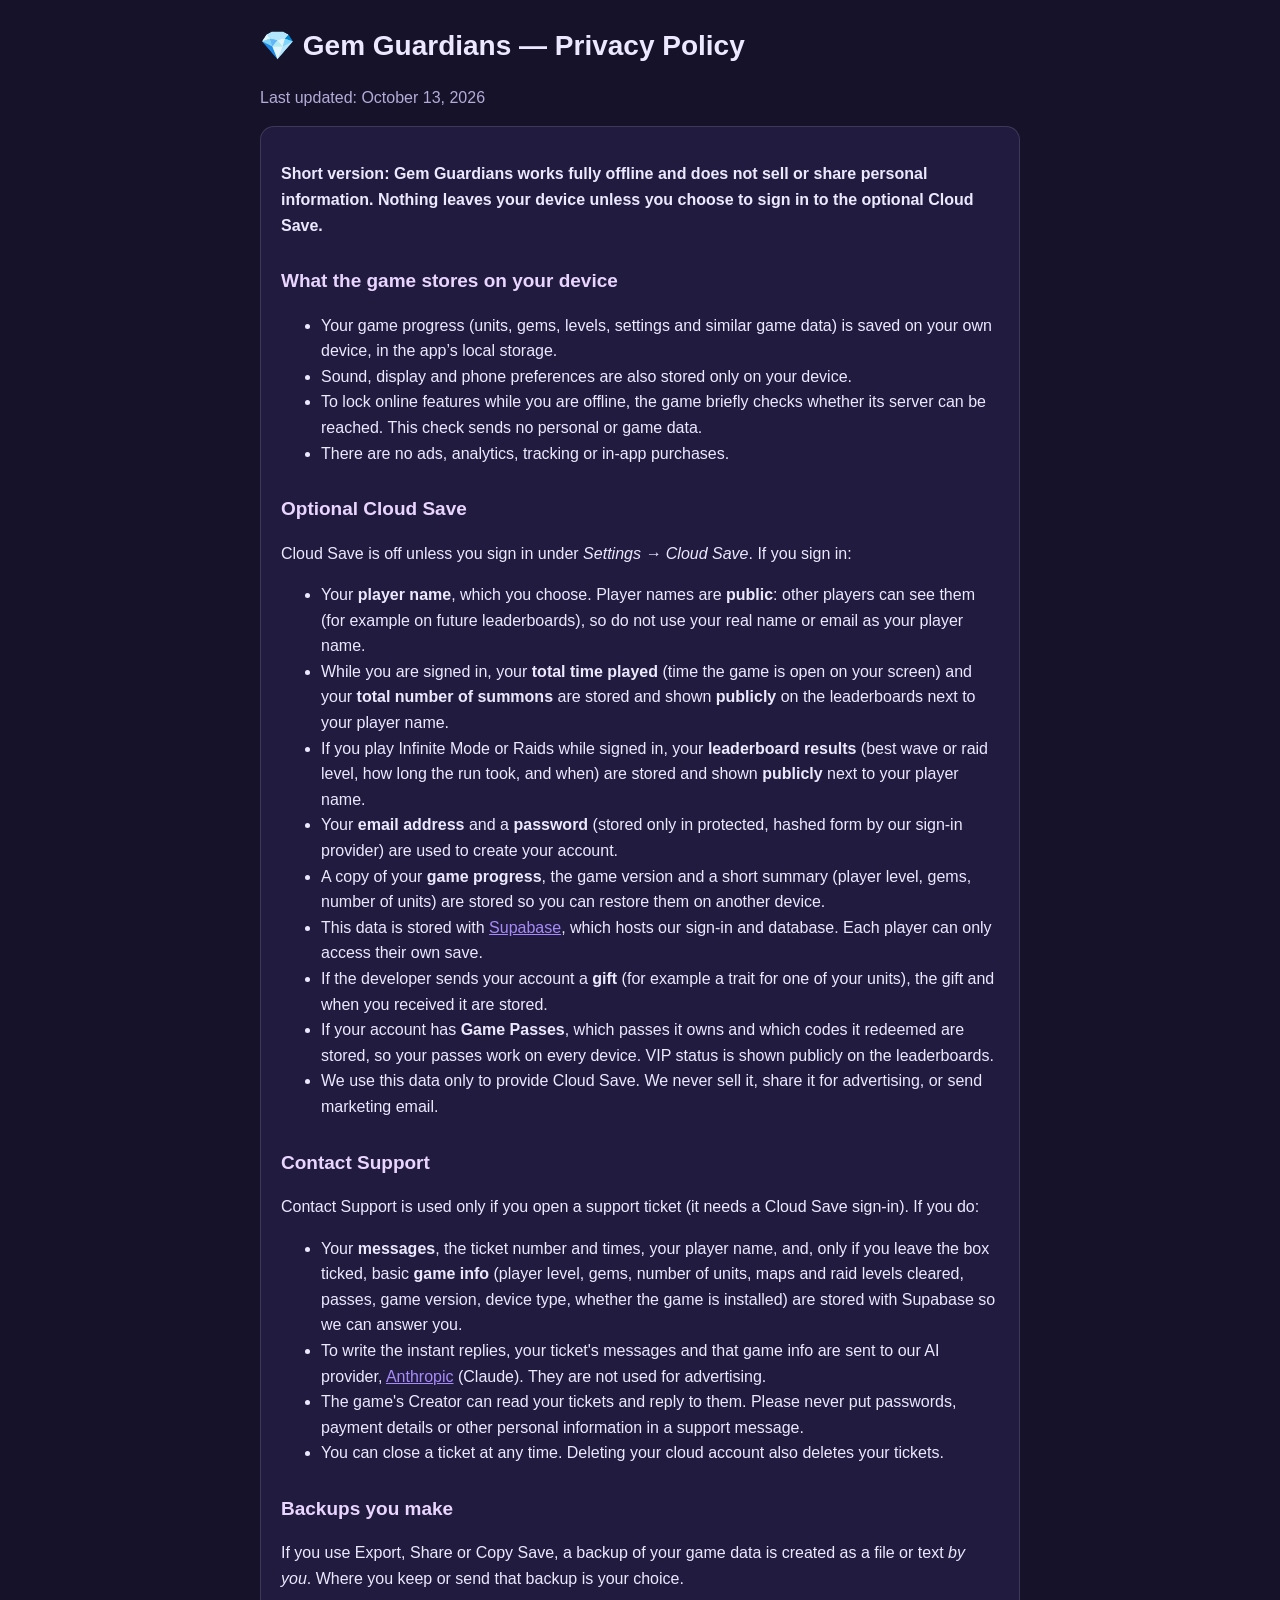
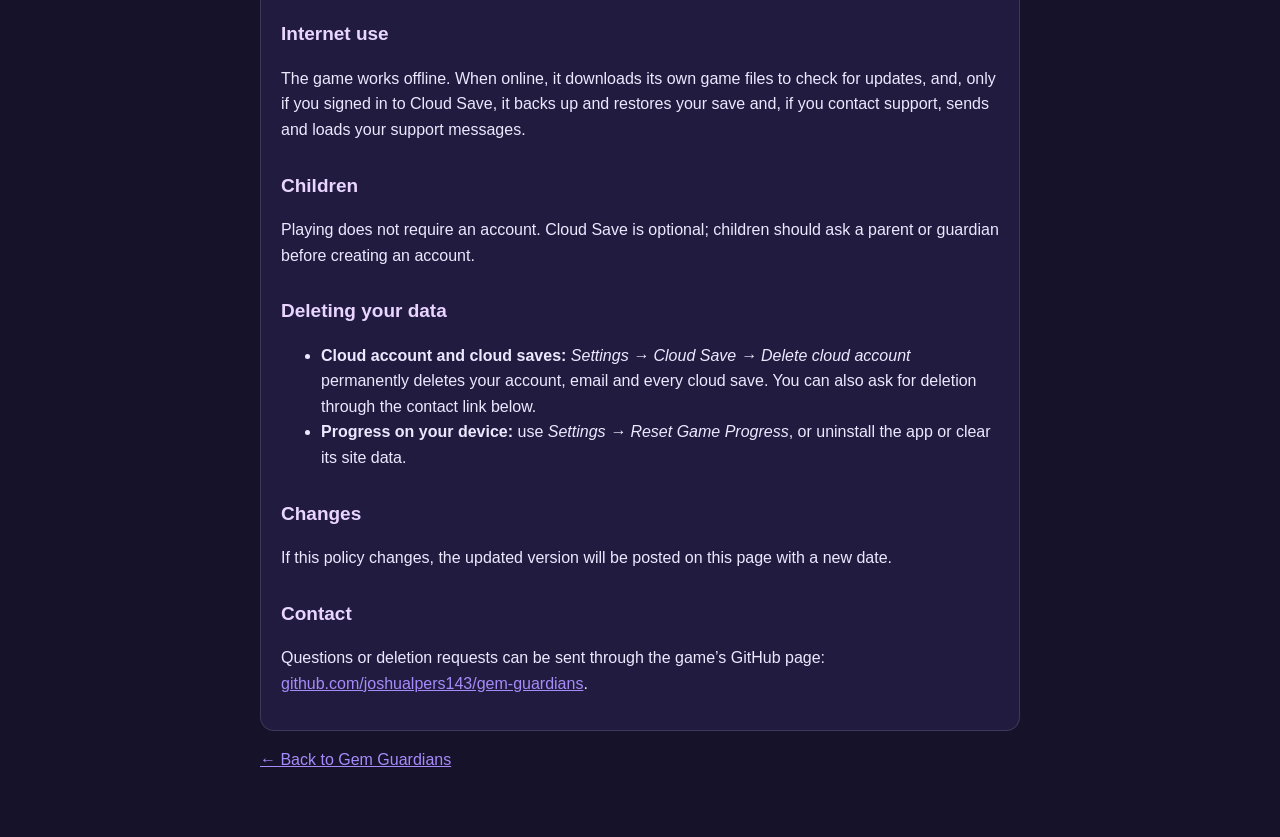
<file: privacy.html>
<!doctype html>
<html lang="en">
<head>
<meta charset="utf-8">
<meta name="viewport" content="width=device-width,initial-scale=1">
<title>Gem Guardians — Privacy Policy</title>
<style>
:root{--bg:#15122a;--panel:#211c3f;--ink:#ece8ff;--mut:#b4acd6;--acc:#a78bfa}
body{margin:0;background:var(--bg);color:var(--ink);font:16px/1.6 "Trebuchet MS",Verdana,sans-serif}
main{max-width:760px;margin:0 auto;padding:24px 16px 48px}
h1{margin:0 0 4px;font-size:28px}h2{margin:28px 0 6px;font-size:19px;color:#e9d5ff}
.card{background:var(--panel);border:1px solid #ffffff1f;border-radius:14px;padding:18px 20px}
p,li{color:var(--ink)}small,.mut{color:var(--mut)}a{color:var(--acc)}
</style>
</head>
<body>
<main>
<h1>💎 Gem Guardians — Privacy Policy</h1>
<p class="mut">Last updated: October 13, 2026</p>
<div class="card">
<p><strong>Short version: Gem Guardians works fully offline and does not sell or share personal information. Nothing leaves your device unless you choose to sign in to the optional Cloud Save.</strong></p>
<h2>What the game stores on your device</h2>
<ul>
<li>Your game progress (units, gems, levels, settings and similar game data) is saved on your own device, in the app’s local storage.</li>
<li>Sound, display and phone preferences are also stored only on your device.</li>
<li>To lock online features while you are offline, the game briefly checks whether its server can be reached. This check sends no personal or game data.</li>
<li>There are no ads, analytics, tracking or in-app purchases.</li>
</ul>
<h2>Optional Cloud Save</h2>
<p>Cloud Save is off unless you sign in under <em>Settings → Cloud Save</em>. If you sign in:</p>
<ul>
<li>Your <strong>player name</strong>, which you choose. Player names are <strong>public</strong>: other players can see them (for example on future leaderboards), so do not use your real name or email as your player name.</li>
<li>While you are signed in, your <strong>total time played</strong> (time the game is open on your screen) and your <strong>total number of summons</strong> are stored and shown <strong>publicly</strong> on the leaderboards next to your player name.</li>
<li>If you play Infinite Mode or Raids while signed in, your <strong>leaderboard results</strong> (best wave or raid level, how long the run took, and when) are stored and shown <strong>publicly</strong> next to your player name.</li>
<li>Your <strong>email address</strong> and a <strong>password</strong> (stored only in protected, hashed form by our sign-in provider) are used to create your account.</li>
<li>A copy of your <strong>game progress</strong>, the game version and a short summary (player level, gems, number of units) are stored so you can restore them on another device.</li>
<li>This data is stored with <a href="https://supabase.com/privacy">Supabase</a>, which hosts our sign-in and database. Each player can only access their own save.</li>
<li>If the developer sends your account a <strong>gift</strong> (for example a trait for one of your units), the gift and when you received it are stored.</li>
<li>If your account has <strong>Game Passes</strong>, which passes it owns and which codes it redeemed are stored, so your passes work on every device. VIP status is shown publicly on the leaderboards.</li>
<li>We use this data only to provide Cloud Save. We never sell it, share it for advertising, or send marketing email.</li>
</ul>
<h2>Contact Support</h2>
<p>Contact Support is used only if you open a support ticket (it needs a Cloud Save sign-in). If you do:</p>
<ul>
<li>Your <strong>messages</strong>, the ticket number and times, your player name, and, only if you leave the box ticked, basic <strong>game info</strong> (player level, gems, number of units, maps and raid levels cleared, passes, game version, device type, whether the game is installed) are stored with Supabase so we can answer you.</li>
<li>To write the instant replies, your ticket's messages and that game info are sent to our AI provider, <a href="https://www.anthropic.com/legal/privacy">Anthropic</a> (Claude). They are not used for advertising.</li>
<li>The game's Creator can read your tickets and reply to them. Please never put passwords, payment details or other personal information in a support message.</li>
<li>You can close a ticket at any time. Deleting your cloud account also deletes your tickets.</li>
</ul>
<h2>Backups you make</h2>
<p>If you use Export, Share or Copy Save, a backup of your game data is created as a file or text <em>by you</em>. Where you keep or send that backup is your choice.</p>
<h2>Internet use</h2>
<p>The game works offline. When online, it downloads its own game files to check for updates, and, only if you signed in to Cloud Save, it backs up and restores your save and, if you contact support, sends and loads your support messages.</p>
<h2>Children</h2>
<p>Playing does not require an account. Cloud Save is optional; children should ask a parent or guardian before creating an account.</p>
<h2>Deleting your data</h2>
<ul>
<li><strong>Cloud account and cloud saves:</strong> <em>Settings → Cloud Save → Delete cloud account</em> permanently deletes your account, email and every cloud save. You can also ask for deletion through the contact link below.</li>
<li><strong>Progress on your device:</strong> use <em>Settings → Reset Game Progress</em>, or uninstall the app or clear its site data.</li>
</ul>
<h2>Changes</h2>
<p>If this policy changes, the updated version will be posted on this page with a new date.</p>
<h2>Contact</h2>
<p>Questions or deletion requests can be sent through the game’s GitHub page: <a href="https://github.com/joshualpers143/gem-guardians">github.com/joshualpers143/gem-guardians</a>.</p>
</div>
<p class="mut"><a href="./">← Back to Gem Guardians</a></p>
</main>
</body>
</html>
</file>
